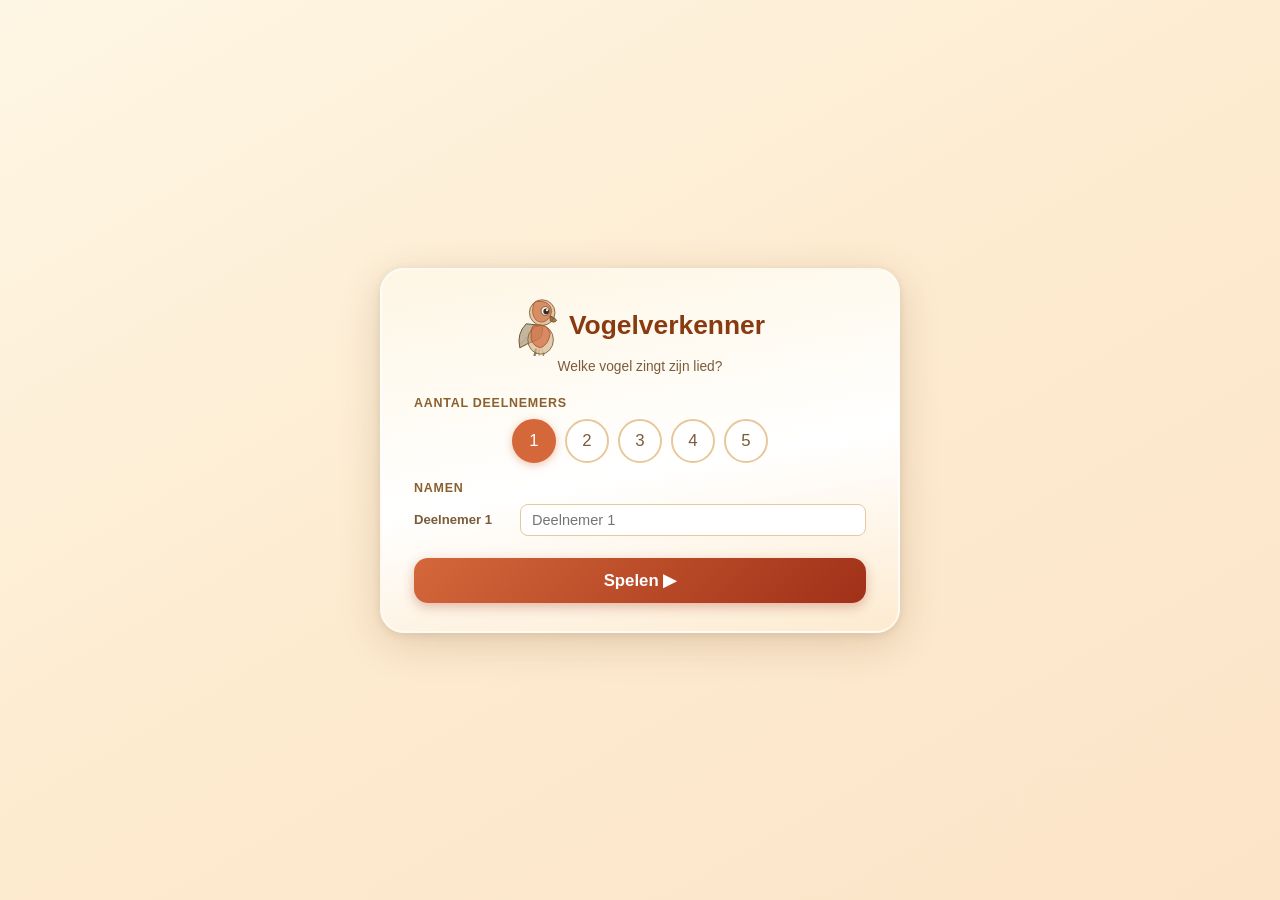
<file: index.html>
<!DOCTYPE html>
<html lang="nl">
<head>
  <meta charset="UTF-8">
  <meta name="viewport" content="width=device-width, initial-scale=1.0, viewport-fit=cover">
  <title>Vogelverkenner</title>

  <!-- PWA -->
  <link rel="manifest" href="manifest.json">
  <meta name="theme-color" content="#d4683a">
  <meta name="apple-mobile-web-app-capable" content="yes">
  <meta name="apple-mobile-web-app-status-bar-style" content="black-translucent">
  <meta name="apple-mobile-web-app-title" content="Vogelverkenner">
  <!-- Icons (maak aan: icons/icon-192.png en icons/icon-512.png) -->
  <link rel="apple-touch-icon" href="icons/icon-192.png">
  <style>
    /* ── reset ──────────────────────────────────────────────── */
    *, *::before, *::after { box-sizing: border-box; margin: 0; padding: 0; }

    html, body {
      width: 100%; height: 100%;
      overflow: hidden;
      font-family: 'Segoe UI', Tahoma, Geneva, Verdana, sans-serif;
      background: linear-gradient(150deg, #fef6e4 0%, #fdebd0 50%, #fce4c8 100%);
      padding-top:    env(safe-area-inset-top);
      padding-bottom: env(safe-area-inset-bottom);
      padding-left:   env(safe-area-inset-left);
      padding-right:  env(safe-area-inset-right);
    }

    /* ── screens ─────────────────────────────────────────────── */
    .screen {
      position: absolute; inset: 0;
      display: flex; align-items: center; justify-content: center;
      transition: opacity .22s;
    }
    .screen.hidden { opacity: 0; pointer-events: none; }

    /* ══════════════════════════════════════════════════════════
       SETUP SCREEN
    ══════════════════════════════════════════════════════════ */
    .setup-box {
      background: linear-gradient(170deg, #fef6e4 0%, #ffffff 55%, #fdebd0 100%);
      border-radius: 24px;
      padding: 28px 32px;
      box-shadow: 0 10px 40px rgba(120,70,20,.2), 0 2px 8px rgba(0,0,0,.08);
      width: min(520px, 94vw);
      max-height: 92vh;
      overflow-y: auto;
      scrollbar-width: thin;
      border: 2px solid rgba(255,255,255,.6);
    }

    .setup-title {
      color: #8a3a10; font-size: 1.65em;
      text-align: center; margin-bottom: 3px;
    }
    .setup-subtitle {
      color: #7a5c3a; text-align: center;
      font-size: 0.86em; margin-bottom: 22px;
    }

    .section-label {
      font-size: 0.78em; font-weight: 700; color: #8a6030;
      text-transform: uppercase; letter-spacing: .06em;
      margin-bottom: 9px;
    }

    /* ── country grid ── */
    .country-grid {
      display: grid;
      grid-template-columns: repeat(auto-fill, minmax(88px, 1fr));
      gap: 6px;
      margin-bottom: 22px;
      max-height: 260px;
      overflow-y: auto;
      scrollbar-width: thin;
      padding-right: 2px;
    }

    .country-btn {
      display: flex; flex-direction: column;
      align-items: center; justify-content: center;
      gap: 3px; padding: 8px 4px;
      border: 2px solid #e8c89a;
      border-radius: 12px; background: white;
      cursor: pointer; transition: all .18s;
      font-size: 0.78em; text-align: center; line-height: 1.2;
      min-height: 60px;
    }
    .country-btn .flag { font-size: 1.7em; line-height: 1; }
    .country-btn .cname { color: #7a5c3a; }

    .country-btn.active {
      border-color: #d4683a; background: #fef0e4;
      box-shadow: 0 0 0 2px #d4683a;
    }
    .country-btn.active .cname { color: #8a3a10; font-weight: 700; }

    .country-btn.unavailable {
      opacity: .3; cursor: not-allowed;
      background: #f5f5f5;
    }

    /* ── player count ── */
    .count-row {
      display: flex; gap: 9px;
      justify-content: center; margin-bottom: 18px;
    }
    .count-btn {
      width: 44px; height: 44px;
      border: 2px solid #e8c89a; border-radius: 50%;
      background: white; font-size: 1.05em; color: #7a5c3a;
      cursor: pointer; transition: all .16s;
    }
    .count-btn.active {
      border-color: #d4683a; background: #d4683a; color: white;
      box-shadow: 0 2px 8px rgba(212,104,58,.4);
    }

    /* ── name inputs ── */
    .player-inputs { display: flex; flex-direction: column; gap: 8px; margin-bottom: 22px; }
    .player-row { display: flex; align-items: center; gap: 10px; }
    .player-row label {
      width: 96px; flex-shrink: 0;
      font-size: 0.82em; font-weight: 600; color: #7a5c3a;
    }
    .player-row input {
      flex: 1; padding: 7px 11px;
      border: 1.5px solid #e8c89a; border-radius: 8px;
      font-size: 0.91em; outline: none; transition: border-color .14s;
    }
    .player-row input:focus { border-color: #d4683a; }

    /* ── beurtwissel ── */
    #turn-mode-block { margin-bottom: 22px; }
    .turn-options { display: flex; flex-direction: column; gap: 7px; }
    .turn-option {
      display: flex; align-items: baseline; gap: 8px;
      padding: 8px 12px; cursor: pointer;
      border: 1.5px solid #e8c89a; border-radius: 10px;
      background: white; transition: all .16s;
      flex-wrap: wrap;
    }
    .turn-option:has(input:checked) {
      border-color: #d4683a; background: #fef0e4;
    }
    .turn-option input { accent-color: #d4683a; cursor: pointer; }
    .turn-title { font-size: 0.9em; font-weight: 600; color: #7a5c3a; }
    .turn-option:has(input:checked) .turn-title { color: #8a3a10; }
    .turn-desc { font-size: 0.78em; font-style: italic; color: #9a8060; }

    .start-btn {
      width: 100%; padding: 12px;
      background: linear-gradient(135deg, #d4683a, #a03018);
      color: white; font-weight: 700;
      border: none; border-radius: 14px;
      font-size: 1.05em; cursor: pointer;
      transition: all .18s;
      box-shadow: 0 4px 12px rgba(160,48,24,.3);
    }
    .start-btn:hover { background: linear-gradient(135deg, #c85a2e, #8a2810); transform: translateY(-1px); }

    /* ══════════════════════════════════════════════════════════
       GAME SCREEN
    ══════════════════════════════════════════════════════════ */
    #game-screen { flex-direction: column; align-items: stretch; }

    .scorebar {
      flex-shrink: 0;
      display: flex; align-items: center;
      justify-content: space-between;
      padding: 6px 14px; gap: 8px;
      background: linear-gradient(90deg, rgba(254,246,228,.9), rgba(253,235,208,.9));
      backdrop-filter: blur(6px);
      border-bottom: 2px solid rgba(212,104,58,.2);
      flex-wrap: nowrap; overflow: hidden;
    }

    #scores { display: flex; gap: 8px; flex-wrap: wrap; }

    .player-score {
      display: flex; flex-direction: column; align-items: center;
      padding: 4px 14px; border-radius: 20px;
      background: rgba(255,255,255,.7);
      border: 2px solid #e8c89a;
      transition: all .26s; min-width: 66px;
    }
    .player-score.active {
      background: linear-gradient(135deg, #d4683a, #a03018); color: white;
      border-color: #8a3a10;
      box-shadow: 0 2px 10px rgba(212,104,58,.45);
    }
    .player-score .p-name  { font-size: 0.74em; font-weight: 600; white-space: nowrap; }
    .player-score .p-score { font-size: 1.2em; font-weight: 700; }

    .scorebar-right { display: flex; align-items: center; gap: 10px; }
    #pairs-left { font-size: 0.82em; color: #7a5c3a; display: inline-flex; align-items: center; }
    .menu-btn {
      padding: 5px 13px; border-radius: 16px;
      border: none; background: #fef0e4; color: #8a3a10;
      cursor: pointer; font-size: 0.83em; font-weight: 600;
      transition: all .16s; line-height: 1; vertical-align: middle;
    }
    .menu-btn:hover { background: #fde0c8; }

    .grid-wrapper {
      flex: 1; overflow: hidden;
      padding: 10px;
      display: flex; align-items: center; justify-content: center;
    }

    .grid {
      display: grid;
      grid-template-columns: repeat(6, 1fr);
      grid-template-rows: repeat(5, 1fr);
      gap: 6px;
      width: 100%; height: 100%;
      max-width: 1100px;
    }

    /* ── cards ──────────────────────────────────────────────── */
    .card { cursor: pointer; perspective: 900px; user-select: none; }

    .card-inner {
      width: 100%; height: 100%;
      position: relative;
      transform-style: preserve-3d;
      transition: transform .42s cubic-bezier(.4,0,.2,1);
      border-radius: 10px;
    }
    .card.flipped .card-inner,
    .card.matched .card-inner { transform: rotateY(180deg); }

    .card-face {
      position: absolute; inset: 0;
      backface-visibility: hidden;
      border-radius: 12px; overflow: hidden;
      box-shadow: 0 3px 12px rgba(120,70,20,.22);
    }

    .card-back {
      background: linear-gradient(160deg, #fef6e4 0%, #fdebd0 100%);
      overflow: hidden;
    }
    .card-back svg {
      width: 100%; height: 100%; display: block;
    }

    .card-front {
      transform: rotateY(180deg);
      display: flex; flex-direction: column; align-items: center;
    }

    .image-card img {
      flex: 1; width: 100%; object-fit: cover; min-height: 0;
      transition: opacity .3s;
    }
    .image-card img.loading { opacity: 0; }
    .image-card img.loaded  { opacity: 1; }
    .image-card .no-img {
      flex: 1; width: 100%;
      display: flex; align-items: center; justify-content: center;
      font-size: clamp(1.5em, 3vw, 2.5em);
    }

    .card-label {
      width: 100%; padding: 5px 4px; flex-shrink: 0;
      text-align: center; font-weight: 700;
      font-size: clamp(0.58em, 1.1vw, 0.82em);
      background: rgba(138,96,48,.12); color: #5a3810;
    }

    .sound-card { justify-content: flex-end; }
    .sound-card .speaker {
      flex: 1;
      display: flex; align-items: center; justify-content: center;
      transition: transform .15s;
      padding: 4px;
    }
    .sound-card .speaker svg { display: block; }
    .sound-card.playing .speaker { transform: scale(1.1); }

    @keyframes cardPop {
      0%   { transform: rotateY(180deg) scale(1);    opacity: 1; }
      40%  { transform: rotateY(180deg) scale(1.07); opacity: 1; }
      100% { transform: rotateY(180deg) scale(0);    opacity: 0; }
    }
    .card.disappearing .card-inner { animation: cardPop .5s ease-in forwards; }
    .card.gone { visibility: hidden; cursor: default; }

    /* ══════════════════════════════════════════════════════════
       PAUSE OVERLAY  (sits on top of game screen)
    ══════════════════════════════════════════════════════════ */
    #pause-overlay {
      position: absolute; inset: 0;
      background: rgba(60,35,10,.55);
      display: flex; align-items: center; justify-content: center;
      z-index: 5;
      transition: opacity .2s;
    }
    #pause-overlay.hidden { opacity: 0; pointer-events: none; }

    #credits-overlay {
      position: fixed; inset: 0;
      background: rgba(60,35,10,.65);
      display: flex; align-items: center; justify-content: center;
      z-index: 20;
      transition: opacity .2s;
    }
    #credits-overlay.hidden { opacity: 0; pointer-events: none; }
    #credits-box {
      background: linear-gradient(170deg, #fef6e4, #fffdf8);
      border-radius: 18px;
      border: 1.5px solid #e8c89a;
      width: min(680px, 94vw);
      max-height: 80vh;
      display: flex; flex-direction: column;
      overflow: hidden;
    }
    #credits-header {
      padding: 16px 20px 12px;
      border-bottom: 1px solid #e8c89a;
      display: flex; align-items: center; justify-content: space-between;
      flex-shrink: 0;
    }
    #credits-header h2 { margin: 0; font-size: 1rem; color: #5a3810; }
    #credits-close {
      background: none; border: none; cursor: pointer;
      font-size: 1.3rem; color: #8a6030; line-height: 1;
      padding: 2px 6px; border-radius: 8px;
    }
    #credits-close:hover { background: #fde0c8; }
    #credits-body { overflow-y: auto; padding: 14px 20px 20px; }
    .cr-bird { margin-bottom: 16px; }
    .cr-bird-name {
      font-size: 0.82rem; font-weight: 700; color: #8a3a10;
      text-transform: capitalize; margin-bottom: 4px;
      border-bottom: 1px solid #f0d5b0; padding-bottom: 2px;
    }
    .cr-item {
      font-size: 0.75rem; color: #5a3810;
      display: flex; gap: 6px; align-items: baseline;
      line-height: 1.5; padding: 1px 0;
    }
    .cr-item .cr-type { color: #a07840; flex-shrink: 0; min-width: 20px; }
    .cr-item a { color: #d4683a; text-decoration: none; }
    .cr-item a:hover { text-decoration: underline; }
    .cr-lic {
      background: #f5e8d5; color: #7a4820;
      font-size: 0.68rem; padding: 1px 5px; border-radius: 4px;
      flex-shrink: 0;
    }
    .credits-btn {
      padding: 5px 13px; border-radius: 16px;
      border: none; background: transparent; color: #7a5c3a;
      cursor: pointer; font-size: 0.83em; font-weight: 600;
      transition: all .16s; line-height: 1; vertical-align: middle;
    }
    .credits-btn:hover { background: #fde0c8; }

    .pause-box {
      background: linear-gradient(170deg, #fef6e4, #ffffff, #fdebd0);
      border-radius: 22px;
      padding: 34px 44px; text-align: center;
      box-shadow: 0 12px 40px rgba(120,70,20,.3);
      min-width: 240px;
      border: 2px solid rgba(255,255,255,.6);
    }
    .pause-box h2 { font-size: 1.5em; color: #8a3a10; margin-bottom: 6px; }
    .pause-box p  { color: #7a5c3a; font-size: 0.88em; margin-bottom: 24px; }

    .pause-btns { display: flex; flex-direction: column; gap: 10px; }
    .pause-btn {
      padding: 11px 20px; border: none; border-radius: 12px;
      font-size: 0.97em; font-weight: 600; cursor: pointer; transition: all .16s;
    }
    .pause-btn.primary   { background: linear-gradient(135deg, #6a9a40, #3a6a18); color: white; box-shadow: 0 2px 8px rgba(90,140,40,.3); }
    .pause-btn.primary:hover { transform: translateY(-1px); }
    .pause-btn.secondary { background: #fdebd0; color: #7a5c3a; }
    .pause-btn.secondary:hover { background: #fce4c8; }

    /* ══════════════════════════════════════════════════════════
       WIN SCREEN
    ══════════════════════════════════════════════════════════ */
    #win-screen { background: rgba(60,35,10,.5); z-index: 10; }

    .win-box {
      background: linear-gradient(170deg, #fef6e4, #ffffff, #fdebd0);
      border-radius: 24px;
      padding: 34px 46px; text-align: center;
      box-shadow: 0 14px 45px rgba(120,70,20,.35);
      max-width: 360px; width: 90vw;
      border: 2px solid rgba(255,255,255,.6);
    }
    .win-box h2 { font-size: 1.75em; color: #8a3a10; margin-bottom: 16px; display: flex; align-items: center; justify-content: center; gap: 10px; }
    .dance-bird { display: inline-block; animation: birdDance 0.7s ease-in-out infinite alternate; transform-origin: center bottom; }
    @keyframes birdDance {
      0%   { transform: translateY(0)    rotate(-8deg) scaleX(1); }
      30%  { transform: translateY(-14px) rotate(0deg)  scaleX(1); }
      60%  { transform: translateY(-6px)  rotate(6deg)  scaleX(1); }
      100% { transform: translateY(-18px) rotate(-4deg) scaleX(-1); }
    }

    .result-table {
      width: 100%; border-collapse: collapse; margin-bottom: 20px;
    }
    .result-table th {
      color: #8a6030; font-weight: 600; font-size: 0.8em;
      padding: 3px 10px; border-bottom: 2px solid #e8c89a;
    }
    .result-table td { padding: 7px 10px; font-size: 0.95em; color: #3a2010; }
    .result-table tr.winner td { font-weight: 700; color: #8a3a10; font-size: 1.05em; }

    .win-btns { display: flex; flex-direction: column; gap: 9px; }
    .win-btn {
      padding: 10px 28px; border: none; border-radius: 12px;
      font-size: 0.96em; font-weight: 600; cursor: pointer; transition: all .18s;
    }
    .win-btn.primary   { background: linear-gradient(135deg, #d4683a, #a03018); color: white; box-shadow: 0 3px 10px rgba(160,48,24,.3); }
    .win-btn.primary:hover { transform: translateY(-1px); }
    .win-btn.secondary { background: #fdebd0; color: #7a5c3a; }
    .win-btn.secondary:hover { background: #fce4c8; }
  </style>
</head>
<body>

<!-- ══ SETUP SCREEN ══════════════════════════════════════════ -->
<div id="setup-screen" class="screen">
  <div class="setup-box">
    <h1 class="setup-title">
      <svg viewBox="0 0 60 72" width="48" height="58" xmlns="http://www.w3.org/2000/svg" style="vertical-align:middle;margin-right:6px" class="logo-bird">
        <defs>
          <filter id="logo-enc" x="-5%" y="-5%" width="110%" height="110%">
            <feTurbulence type="fractalNoise" baseFrequency="0.55" numOctaves="3" seed="5" result="n"/>
            <feDisplacementMap in="SourceGraphic" in2="n" scale="1.2" xChannelSelector="R" yChannelSelector="G"/>
          </filter>
        </defs>
        <g filter="url(#logo-enc)" transform="translate(30,36)">
          <!-- staart -->
          <path d="M-4,28 Q-8,44 -6,54" stroke="#7a6040" stroke-width="2.5" fill="none" stroke-linecap="round" opacity=".7"/>
          <path d="M0,28 Q0,44 2,54" stroke="#8a7050" stroke-width="1.5" fill="none" stroke-linecap="round" opacity=".5"/>
          <path d="M4,28 Q8,42 8,52" stroke="#9a8060" stroke-width="1.2" fill="none" stroke-linecap="round" opacity=".4"/>
          <!-- vleugel -->
          <path d="M-16,-4 Q-28,8 -24,26 Q-14,20 -2,16 Q6,12 4,-2 Z" fill="#8a7050" fill-opacity=".5" stroke="#6a5030" stroke-width="1.2"/>
          <line x1="-24" y1="22" x2="-10" y2="8" stroke="#9a8060" stroke-width="1" opacity=".45"/>
          <line x1="-18" y1="24" x2="-4" y2="10" stroke="#9a8060" stroke-width=".9" opacity=".4"/>
          <!-- lichaam -->
          <ellipse cx="2" cy="16" rx="16" ry="18" fill="#c8a878" fill-opacity=".55" stroke="#8a6840" stroke-width="1.2"/>
          <!-- borst oranje-rood -->
          <path d="M-6,-2 Q10,-6 14,8 Q12,22 2,26 Q-8,24 -10,14 Q-10,-2 -6,-2 Z" fill="#d4683a" fill-opacity=".65" stroke="#b04820" stroke-width="1"/>
          <!-- kop -->
          <circle cx="4" cy="-18" r="16" fill="#c8a878" fill-opacity=".6" stroke="#8a6840" stroke-width="1.2"/>
          <!-- oranje masker -->
          <path d="M-4,-32 Q14,-34 16,-20 Q14,-8 4,-6 Q-6,-6 -8,-18 Q-8,-30 -4,-32 Z" fill="#d4683a" fill-opacity=".6" stroke="#b04820" stroke-width=".9"/>
          <!-- oog -->
          <circle cx="8" cy="-20" r="5.5" fill="white" fill-opacity=".88" stroke="#6a4820" stroke-width="1"/>
          <circle cx="9" cy="-19.5" r="3.5" fill="#2a1a08" fill-opacity=".92"/>
          <circle cx="10" cy="-21" r="1.4" fill="white" fill-opacity=".95"/>
          <!-- snavel -->
          <path d="M14,-14 Q22,-10 22,-8 Q18,-4 14,-8 Z" fill="#8a6030" fill-opacity=".82" stroke="#6a4018" stroke-width=".9"/>
          <!-- pootjes -->
          <line x1="-4" y1="32" x2="-8" y2="42" stroke="#8a6840" stroke-width="2" stroke-linecap="round" opacity=".7"/>
          <line x1="6" y1="33" x2="4" y2="42" stroke="#8a6840" stroke-width="2" stroke-linecap="round" opacity=".7"/>
          <line x1="-8" y1="42" x2="-14" y2="48" stroke="#8a6840" stroke-width="1.5" stroke-linecap="round" opacity=".6"/>
          <line x1="-8" y1="42" x2="-2" y2="48" stroke="#8a6840" stroke-width="1.5" stroke-linecap="round" opacity=".6"/>
          <line x1="4" y1="42" x2="-2" y2="48" stroke="#8a6840" stroke-width="1.5" stroke-linecap="round" opacity=".6"/>
        </g>
      </svg>Vogelverkenner</h1>
    <p class="setup-subtitle">Welke vogel zingt zijn lied?</p>

    <!-- land-keuze tijdelijk verborgen; alleen NL actief -->
    <div id="country-grid" style="display:none"></div>

    <p class="section-label">Aantal deelnemers</p>
    <div class="count-row" id="count-row"></div>

    <p class="section-label" id="names-label">Namen</p>
    <div class="player-inputs" id="player-inputs"></div>

    <div id="turn-mode-block">
      <p class="section-label">Beurtwissel</p>
      <div class="turn-options">
        <label class="turn-option">
          <input type="radio" name="turn-mode" value="traditional" checked>
          <span class="turn-title">Traditioneel</span>
          <span class="turn-desc">nog een beurt na een goed paar</span>
        </label>
        <label class="turn-option">
          <input type="radio" name="turn-mode" value="alternate">
          <span class="turn-title">Om-en-om</span>
          <span class="turn-desc">altijd wisselen van beurt</span>
        </label>
      </div>
    </div>

    <button class="start-btn" onclick="startGame()">Spelen ▶</button>
  </div>
</div>

<!-- ══ GAME SCREEN ═══════════════════════════════════════════ -->
<div id="game-screen" class="screen hidden">
  <div class="scorebar">
    <div id="scores"></div>
    <span id="pairs-left"></span>
    <div class="scorebar-right">
      <button class="credits-btn" onclick="openCredits()">Credits</button>
      <button class="menu-btn" onclick="openPause()">☰ Menu</button>
    </div>
  </div>
  <div class="grid-wrapper">
    <div class="grid" id="grid"></div>
  </div>

  <!-- Pause overlay — lives inside game screen so game stays rendered -->
  <div id="pause-overlay" class="hidden">
    <div class="pause-box">
      <h2>⏸ Gepauzeerd</h2>
      <p id="pause-info"></p>
      <div class="pause-btns">
        <button class="pause-btn primary"   onclick="closePause()">▶ Doorgaan</button>
        <button class="pause-btn secondary" onclick="goToSetup()">☰ Nieuw spel</button>
      </div>
    </div>
  </div>
</div>

<!-- ══ WIN SCREEN ════════════════════════════════════════════ -->
<div id="win-screen" class="screen hidden">
  <div class="win-box">
    <h2><span class="dance-bird"><svg viewBox="0 0 60 72" width="44" height="53" xmlns="http://www.w3.org/2000/svg">
      <defs>
        <filter id="win-enc" x="-5%" y="-5%" width="110%" height="110%">
          <feTurbulence type="fractalNoise" baseFrequency="0.55" numOctaves="3" seed="5" result="n"/>
          <feDisplacementMap in="SourceGraphic" in2="n" scale="1.2" xChannelSelector="R" yChannelSelector="G"/>
        </filter>
      </defs>
      <g filter="url(#win-enc)" transform="translate(30,36)">
        <path d="M-4,28 Q-8,44 -6,54" stroke="#7a6040" stroke-width="2.5" fill="none" stroke-linecap="round" opacity=".7"/>
        <path d="M0,28 Q0,44 2,54" stroke="#8a7050" stroke-width="1.5" fill="none" stroke-linecap="round" opacity=".5"/>
        <path d="M4,28 Q8,42 8,52" stroke="#9a8060" stroke-width="1.2" fill="none" stroke-linecap="round" opacity=".4"/>
        <path d="M-16,-4 Q-28,8 -24,26 Q-14,20 -2,16 Q6,12 4,-2 Z" fill="#8a7050" fill-opacity=".5" stroke="#6a5030" stroke-width="1.2"/>
        <line x1="-24" y1="22" x2="-10" y2="8" stroke="#9a8060" stroke-width="1" opacity=".45"/>
        <line x1="-18" y1="24" x2="-4" y2="10" stroke="#9a8060" stroke-width=".9" opacity=".4"/>
        <ellipse cx="2" cy="16" rx="16" ry="18" fill="#c8a878" fill-opacity=".55" stroke="#8a6840" stroke-width="1.2"/>
        <path d="M-6,-2 Q10,-6 14,8 Q12,22 2,26 Q-8,24 -10,14 Q-10,-2 -6,-2 Z" fill="#d4683a" fill-opacity=".65" stroke="#b04820" stroke-width="1"/>
        <circle cx="4" cy="-18" r="16" fill="#c8a878" fill-opacity=".6" stroke="#8a6840" stroke-width="1.2"/>
        <path d="M-4,-32 Q14,-34 16,-20 Q14,-8 4,-6 Q-6,-6 -8,-18 Q-8,-30 -4,-32 Z" fill="#d4683a" fill-opacity=".6" stroke="#b04820" stroke-width=".9"/>
        <circle cx="8" cy="-20" r="5.5" fill="white" fill-opacity=".88" stroke="#6a4820" stroke-width="1"/>
        <circle cx="9" cy="-19.5" r="3.5" fill="#2a1a08" fill-opacity=".92"/>
        <circle cx="10" cy="-21" r="1.4" fill="white" fill-opacity=".95"/>
        <path d="M14,-14 Q22,-10 22,-8 Q18,-4 14,-8 Z" fill="#8a6030" fill-opacity=".82" stroke="#6a4018" stroke-width=".9"/>
        <line x1="-4" y1="32" x2="-8" y2="42" stroke="#8a6840" stroke-width="2" stroke-linecap="round" opacity=".7"/>
        <line x1="6" y1="33" x2="4" y2="42" stroke="#8a6840" stroke-width="2" stroke-linecap="round" opacity=".7"/>
        <line x1="-8" y1="42" x2="-14" y2="48" stroke="#8a6840" stroke-width="1.5" stroke-linecap="round" opacity=".6"/>
        <line x1="-8" y1="42" x2="-2" y2="48" stroke="#8a6840" stroke-width="1.5" stroke-linecap="round" opacity=".6"/>
        <line x1="4" y1="42" x2="-2" y2="48" stroke="#8a6840" stroke-width="1.5" stroke-linecap="round" opacity=".6"/>
      </g>
    </svg></span>Geweldig!</h2>
    <table class="result-table">
      <thead><tr><th>Naam</th><th>Paren</th></tr></thead>
      <tbody id="result-body"></tbody>
    </table>
    <div class="win-btns">
      <button class="win-btn primary"   onclick="replayGame()">↺ Zelfde spelers</button>
      <button class="win-btn secondary" onclick="goToSetup()">☰ Nieuw spel</button>
    </div>
  </div>
</div>

<!-- Credits overlay — outside game-screen so it works from any screen -->
<div id="credits-overlay" class="hidden">
  <div id="credits-box">
    <div id="credits-header">
      <h2>Credits — media licenties</h2>
      <button id="credits-close" onclick="closeCredits()">✕</button>
    </div>
    <div id="credits-body"></div>
  </div>
</div>

<script>
/* ============================================================
   COUNTRY + BIRD DATA
   ============================================================ */
const WM_AUDIO = "audio/nl/";
const WM_IMAGE = "images/nl/";

/* Focuspunt per foto: positie van de vogelkop als "x% y%".
   Gebruikt als object-position zodat de kop centraal blijft bij bijsnijden.
   Ontbrekende bestanden vallen terug op "50% 35%" (iets boven het midden). */
const FOCAL_POINTS = {
  "boerenzwaluw_1.jpg": "40% 30%",
  "boerenzwaluw_2.jpg": "55% 35%",
  "ekster_1.jpg":       "60% 30%",
  "ekster_2.jpg":       "70% 45%",
  "gaai_1.jpg":         "55% 25%",
  "gaai_2.jpg":         "55% 20%",
  "gaai_3.jpg":         "48% 42%",
  "gierzwaluw_1.jpg":   "30% 30%",
  "gierzwaluw_2.jpg":   "50% 50%",
  "gr-bonte-specht_1.jpg": "42% 32%",
  "gr-bonte-specht_2.jpg": "38% 32%",
  "groenling_1.jpg":    "42% 45%",
  "groenling_2.jpg":    "52% 28%",
  "groenling_3.jpg":    "42% 28%",
  "houtduif_1.jpg":     "42% 22%",
  "houtduif_2.jpg":     "95% 28%",
  "houtduif_3.jpg":     "58% 25%",
  "huismus_1.jpg":      "62% 28%",
  "huismus_2.jpg":      "18% 25%",
  "huismus_3.jpg":      "55% 30%",
  "kauw_1.jpg":         "30% 18%",
  "kievit_1.jpg":       "35% 30%",
  "kievit_2.jpg":       "38% 42%",
  "koekoek_1.jpg":      "30% 35%",
  "koekoek_2.jpg":      "90% 25%",
  "koolmees_1.jpg":     "68% 25%",
  "koolmees_2.jpg":     "72% 30%",
  "koolmees_3.jpg":     "50% 40%",
  "koolmees_4.jpg":     "30% 28%",
  "kraai_2.jpg":        "28% 20%",
  "kraai_3.jpg":        "42% 28%",
  "merel_1.jpg":        "25% 22%",
  "merel_2.jpg":        "35% 22%",
  "nachtegaal_1.jpg":   "40% 20%",
  "nachtegaal_2.jpg":   "45% 30%",
  "nachtegaal_3.jpg":   "50% 30%",
  "pimpelmees_1.jpg":   "70% 28%",
  "pimpelmees_2.jpg":   "35% 20%",
  "pimpelmees_3.jpg":   "65% 28%",
  "roodborst_1.jpg":    "35% 30%",
  "roodborst_2.jpg":    "30% 40%",
  "roodborst_3.jpg":    "52% 40%",
  "roodborst_4.jpg":    "40% 30%",
  "spreeuw_1.jpg":      "65% 28%",
  "spreeuw_2.jpg":      "60% 25%",
  "spreeuw_3.jpg":      "30% 42%",
  "tjiftjaf_1.jpg":     "35% 30%",
  "tjiftjaf_2.jpg":     "48% 35%",
  "vink_1.jpg":         "32% 30%",
  "vink_2.jpg":         "62% 32%",
  "vink_3.jpg":         "40% 25%",
  "wilde-eend_1.jpg":   "48% 40%",
  "wilde-eend_2.jpg":   "52% 22%",
  "wilde-eend_3.jpg":   "70% 35%",
  "winterkoning_1.jpg": "60% 30%",
  "winterkoning_2.jpg": "35% 30%",
  "winterkoning_3.jpg": "48% 42%",
};


// Only Netherlands has bird data for now; others are placeholders (active: false)
const COUNTRIES = [
  {
    id:"nederland", name:"Nederland", flag:"🇳🇱", active:true,
    catalogKey: "nl",
    participantWord: "Deelnemer",
    birds: [
      // ── 25 meest voorkomende vogels in Nederland ──────────────
      {
        id:"merel", name:"Merel", color:"#F5E8D8",
        image:"Common_Blackbird.jpg",
        sounds:[
          "Turdus_merula_2.ogg",
          "Common_Blackbird_(Turdus_merula)_(W1CDR0001525_BD22).ogg"
        ]
      },
      {
        id:"koolmees", name:"Koolmees", color:"#E8EDDA",
        image:"Parus_major_Luc_Viatour.jpg",
        sounds:[
          "Parus_major_song.ogg",
          "Great_Tit_(Parus_major)_(W1CDR0001393_BD1).ogg"
        ]
      },
      {
        id:"roodborst", name:"Roodborst", color:"#F9E4D4",
        image:"Erithacus_rubecula_with_cocked_head.jpg",
        sounds:[
          "XC27161_-_Roodborst_-_Erithacus_rubecula.ogg",
          "European_Robin_(Erithacus_rubecula)_(W1CDR0001425_BD16).ogg"
        ]
      },
      {
        id:"kauw", name:"Kauw", color:"#E0DDD5",
        image:"Corvus_monedula_01.JPG",
        sounds:["Corvus_monedula_calls.ogg"]
      },
      {
        id:"spreeuw", name:"Spreeuw", color:"#E6E0D0",
        image:"European_Starling_2006.jpg",
        sounds:[
          "Sturnus_vulgaris_juveniles_sound_recording.ogg",
          "Common_Starling_(Sturnus_vulgaris)_(W1CDR0001431_BD8).ogg"
        ]
      },
      {
        id:"huismus", name:"Huismus", color:"#F0E4C4",
        image:"House_Sparrow_Male_(Passer_Domesticus).jpg",
        sounds:["House_Sparrows_(Passer_domesticus)_(W1CDR0001537_BD13).ogg"]
      },
      {
        id:"vink", name:"Vink", color:"#F2DDD0",
        image:"2017.03.25.-01-Kaefertaler_Wald-Mannheim--Buchfink-Maennchen.jpg",
        sounds:["Chaffinch_(Fringilla_coelebs)_(W1CDR0001527_BD14).ogg"]
      },
      {
        id:"houtduif", name:"Houtduif", color:"#DDD5CC",
        image:"Common_Wood_Pigeon_(Columba_palumbus).JPG",
        sounds:["Columba_palumbus_birdsong.ogg"]
      },
      {
        id:"pimpelmees", name:"Pimpelmees", color:"#D8E4E0",
        image:"2015.01.06.-Mannheim_Vogelstang--Blaumeise.jpg",
        sounds:[
          "Cyanistes_caeruleus_-_Eurasian_Blue_Tit_XC125793.ogg",
          "Blue_Tit_(Cyanistes_caeruleus)_(W1CDR0001535_BD30).ogg"
        ]
      },
      {
        id:"heggenmus", name:"Heggenmus", color:"#E8E0C8",
        image:"Dunnock.jpg",
        sounds:["Dunnock_(Prunella_modularis)_(W1CDR0001422_BD6).ogg"]
      },
      {
        id:"tjiftjaf", name:"Tjiftjaf", color:"#E8E8C8",
        image:"Chiffchaff_-_Phylloscopus_collybita.jpg",
        sounds:[
          "Phylloscopus_collybita_-_Common_Chiffchaff_XC125867.ogg",
          "Chiffchaff_(Phylloscopus_collybita)_(W1CDR0001497_BD9).ogg"
        ]
      },
      {
        id:"winterkoning", name:"Winterkoning", color:"#F0DCC4",
        image:"Troglodytes_troglodytes_fumigatus.JPG",
        sounds:["Eurasian_Wren_(Troglodytes_troglodytes)_(W1CDR0001461_BD5).ogg"]
      },
      {
        id:"zanglijster", name:"Zanglijster", color:"#E4DDD0",
        image:"Song_Thrush_(Turdus_philomelos)_singing_in_tree.jpg",
        sounds:[
          "Turdus_philomelos.ogg",
          "Turdus_philomelos_816.ogg"
        ]
      },
      {
        id:"groenling", name:"Groenling", color:"#DCE4C0",
        image:"Greenfinch_(Chloris_chloris)_Zelentarka.jpg",
        sounds:["Carduelis_chloris.ogg"]
      },
      {
        id:"kievit", name:"Kievit", color:"#D8E0D0",
        image:"Vanellus_vanellus_in_flight_3.JPG",
        sounds:["Northern_Lapwing_(Vanellus_vanellus)_(W1CDR0001471_BD4).ogg"]
      },
      // ── 10 extra vogels (totaal 25, spel kiest er altijd 15) ──
      {
        id:"ekster", name:"Ekster", color:"#E8E4D8",
        images:["Eurasian_magpie_(Pica_pica).jpg","Pica_pica_perched_on_branch.jpg"],
        sounds:["Eurasian_Magpie_(Pica_pica)_(W1CDR0001537_BD28).ogg","Pica_pica_-_Eurasian_Magpie_XC537413.mp3"]
      },
      {
        id:"kraai", name:"Zwarte Kraai", color:"#E0DDD8",
        images:["Corvus_corone_20070813.jpg","FL-Crow.jpg"],
        sounds:["Carrion_Crow_(Corvus_corone)_(W1CDR0001425_BD18).ogg","Corvus_corone_-_Carrion_Crow_XC466390.mp3"]
      },
      {
        id:"gaai", name:"Gaai", color:"#E8DDD0",
        images:["Garrulus_glandarius_1_Luc_Viatour.jpg","Garrulus_glandarius_B_Luc_Viatour.jpg"],
        sounds:["Garrulus_glandarius_iphigenia.ogg"]
      },
      {
        id:"wilde-eend", name:"Wilde Eend", color:"#D4E4D8",
        images:["Anas_platyrhynchos_male_female.jpg","Male_mallard_duck_2.jpg"],
        sounds:["Anas_platyrhynchos_-_Mallard_-_XC62258.ogg"]
      },
      {
        id:"meerkoet", name:"Meerkoet", color:"#E0DED8",
        images:["Eurasian_coot_(Fulica_atra)_05.jpg","Eurasian.coot.london.arp.jpg"],
        sounds:["Eurasian_Coot_(Fulica_atra)_(W1CDR0001430_BD10).ogg"]
      },
      {
        id:"boerenzwaluw", name:"Boerenzwaluw", color:"#D8DDE8",
        images:["Hirundo_rustica_Ormoz.jpg","Hirundo_rustica_LC0200.jpg"],
        sounds:["Hirundo_rustica_-_Barn_Swallow_-_XC83449.ogg","Hirundo_rustica_-_Barn_Swallow_XC422028.mp3"]
      },
      {
        id:"gierzwaluw", name:"Gierzwaluw", color:"#DDD8D0",
        images:["Apus_apus.jpg","Apus_apus_inflight.jpg"],
        sounds:["Mauersegler.ogg"]
      },
      {
        id:"koekoek", name:"Koekoek", color:"#E4E0D8",
        images:["Kuckuck_(Cuculus_canorus)_by_Tim_Peukert.jpg","Kuckuck_maennchen.jpg"],
        sounds:["Cuculus_canorus.ogg","Cuculus_canorus_song.ogg"]
      },
      {
        id:"nachtegaal", name:"Nachtegaal", color:"#F0E4C8",
        images:["Nachtigall_(Luscinia_megarhynchos)-2.jpg","Nachtigall_singend_Stromkabel.jpg"],
        sounds:["Common_Nightingale_(Luscinia_megarhynchos)_(W1CDR0001376_BD18).ogg","XN_Luscinia_megarhynchos_017.ogg"]
      },
      {
        id:"gr-bonte-specht", name:"Grote Bonte Specht", color:"#EDE4D4",
        images:["Great_Spotted_Woodpecker-Mindaugas_Urbonas.jpg","Woodpecker-nestos-river-thrace-greece-0a.jpg"],
        sounds:["XC47350_-_Grote_Bonte_Specht_-_Dendrocopos_major.ogg","Great_Spotted_Woodpecker_(Picoides_major)_(W1CDR0001405_BD15).ogg"]
      },
    ]
  },
  { id:"albanien",    name:"Albanië",          flag:"🇦🇱", active:false },
  { id:"andorra",     name:"Andorra",           flag:"🇦🇩", active:false },
  { id:"belgie",      name:"België",            flag:"🇧🇪", active:false },
  { id:"bosnie",      name:"Bosnië",            flag:"🇧🇦", active:false },
  { id:"bulgarije",   name:"Bulgarije",         flag:"🇧🇬", active:false },
  { id:"cyprus",      name:"Cyprus",            flag:"🇨🇾", active:false },
  { id:"denemarken",  name:"Denemarken",        flag:"🇩🇰", active:false },
  { id:"duitsland",   name:"Duitsland",         flag:"🇩🇪", active:false },
  { id:"estland",     name:"Estland",           flag:"🇪🇪", active:false },
  { id:"finland",     name:"Finland",           flag:"🇫🇮", active:false },
  { id:"frankrijk",   name:"Frankrijk",         flag:"🇫🇷", active:false },
  { id:"griekenland", name:"Griekenland",       flag:"🇬🇷", active:false },
  { id:"hongarije",   name:"Hongarije",         flag:"🇭🇺", active:false },
  { id:"ierland",     name:"Ierland",           flag:"🇮🇪", active:false },
  { id:"ijsland",     name:"IJsland",           flag:"🇮🇸", active:false },
  { id:"italie",      name:"Italië",            flag:"🇮🇹", active:false },
  { id:"kosovo",      name:"Kosovo",            flag:"🇽🇰", active:false },
  { id:"kroatie",     name:"Kroatië",           flag:"🇭🇷", active:false },
  { id:"letland",     name:"Letland",           flag:"🇱🇻", active:false },
  { id:"liechtenstein",name:"Liechtenstein",   flag:"🇱🇮", active:false },
  { id:"litouwen",    name:"Litouwen",          flag:"🇱🇹", active:false },
  { id:"luxemburg",   name:"Luxemburg",         flag:"🇱🇺", active:false },
  { id:"malta",       name:"Malta",             flag:"🇲🇹", active:false },
  { id:"moldavie",    name:"Moldavië",          flag:"🇲🇩", active:false },
  { id:"monaco",      name:"Monaco",            flag:"🇲🇨", active:false },
  { id:"montenegro",  name:"Montenegro",        flag:"🇲🇪", active:false },
  { id:"noord-macedonie", name:"N.-Macedonië",  flag:"🇲🇰", active:false },
  { id:"noorwegen",   name:"Noorwegen",          flag:"🇳🇴", active:false },
  { id:"oekraine",    name:"Oekraïne",           flag:"🇺🇦", active:false },
  { id:"oostenrijk",  name:"Oostenrijk",         flag:"🇦🇹", active:false },
  { id:"polen",       name:"Polen",              flag:"🇵🇱", active:false },
  { id:"portugal",    name:"Portugal",           flag:"🇵🇹", active:false },
  { id:"roemenie",    name:"Roemenië",           flag:"🇷🇴", active:false },
  { id:"rusland",     name:"Rusland",            flag:"🇷🇺", active:false },
  { id:"san-marino",  name:"San Marino",         flag:"🇸🇲", active:false },
  { id:"servie",      name:"Servië",             flag:"🇷🇸", active:false },
  { id:"slovakije",   name:"Slowakije",          flag:"🇸🇰", active:false },
  { id:"slovenie",    name:"Slovenië",           flag:"🇸🇮", active:false },
  {
    id:"spanje", name:"Spanje", flag:"🇪🇸", active:true,
    catalogKey: "es",           // curator localStorage key
    participantWord: "Participante",
    birds: [
      {id:"gorr-comun",   name:"Gorrión común",      color:"#F0E4C4", images:["House_Sparrow_Male_(Passer_Domesticus).jpg"], sounds:["House_Sparrows_(Passer_domesticus)_(W1CDR0001537_BD13).ogg"]},
      {id:"mirlo-comun",  name:"Mirlo común",        color:"#F5E8D8", images:["Common_Blackbird.jpg"], sounds:["Turdus_merula_2.ogg","Common_Blackbird_(Turdus_merula)_(W1CDR0001525_BD22).ogg"]},
      {id:"golondrina",   name:"Golondrina común",   color:"#D8DDE8", images:["Hirundo_rustica_Ormoz.jpg"], sounds:["Hirundo_rustica_-_Barn_Swallow_-_XC83449.ogg","Hirundo_rustica_-_Barn_Swallow_XC422028.mp3"]},
      {id:"verdecillo",   name:"Verdecillo",          color:"#DCE4C0", images:["European_serin_(Serinus_serinus)_male.jpg","Serinus_serinus_(Madrid,_Spain)_010.jpg"], sounds:["Gulhämpling_-_Serinus_serinus._Ystad-Sweden-2012.ogg","Serinus_serinus_-_European_Serin_XC483089.mp3"]},
      {id:"jilguero",     name:"Jilguero",            color:"#F2DDD0", images:["Carduelis_carduelis_close_up_2.jpg","European_Goldfinch_on_Spear_Thistle.jpg"], sounds:["XC101464_-_Putter_-_Carduelis_carduelis.ogg","European_Goldfinch_(Carduelis_carduelis)_(W1CDR0001491_BD15).ogg"]},
      {id:"pinzon",       name:"Pinzón vulgar",       color:"#F2DDD0", images:["2017.03.25.-01-Kaefertaler_Wald-Mannheim--Buchfink-Maennchen.jpg"], sounds:["Chaffinch_(Fringilla_coelebs)_(W1CDR0001527_BD14).ogg","XC176182_-_Vink_-_Fringilla_coelebs.ogg"]},
      {id:"carbonero",    name:"Carbonero común",     color:"#E8EDDA", images:["Parus_major_Luc_Viatour.jpg"], sounds:["Parus_major_song.ogg","Great_Tit_(Parus_major)_(W1CDR0001393_BD1).ogg"]},
      {id:"herrerillo",   name:"Herrerillo común",    color:"#D8E4E0", images:["2015.01.06.-Mannheim_Vogelstang--Blaumeise.jpg"], sounds:["Cyanistes_caeruleus_-_Eurasian_Blue_Tit_XC125793.ogg","Blue_Tit_(Cyanistes_caeruleus)_(W1CDR0001535_BD30).ogg"]},
      {id:"petirrojo",    name:"Petirrojo",           color:"#F9E4D4", images:["Erithacus_rubecula_with_cocked_head.jpg"], sounds:["XC27161_-_Roodborst_-_Erithacus_rubecula.ogg","European_Robin_(Erithacus_rubecula)_(W1CDR0001525_BD17).ogg"]},
      {id:"curruca-cap",  name:"Curruca capirotada",  color:"#E0DDD8", images:["Sylvia_atricapilla_male_2.jpg","Female_Blackcap.JPG"], sounds:["Sylvia_atricapilla_-_Eurasian_Blackcap_XC241427.mp3","Sylvia_atricapilla.ogg"]},
      {id:"mosquitero",   name:"Mosquitero común",    color:"#E8E8C8", images:["Chiffchaff_-_Phylloscopus_collybita.jpg"], sounds:["Phylloscopus_collybita_-_Common_Chiffchaff_XC125867.ogg","Chiffchaff_(Phylloscopus_collybita)_(W1CDR0001497_BD9).ogg"]},
      {id:"cogujada",     name:"Cogujada común",      color:"#EDE4D4", images:["Crested_Lark_(22026336489).jpg","Galerida_cristata_meridionalis.jpg"], sounds:[]},
      {id:"paloma-torcaz",name:"Paloma torcaz",       color:"#DDD5CC", images:["Common_Wood_Pigeon_(Columba_palumbus).JPG"], sounds:["Columba_palumbus_birdsong.ogg","Columba_palumbus_-_Common_Wood_Pigeon_XC108354.mp3"]},
      {id:"tortola-turca",name:"Tórtola turca",       color:"#E4DDD0", images:["Tourterelle.jpg","Eurasian_Collared_Dove-Mindaugas_Urbonas-1.jpg"], sounds:["Streptopelia_decaocto_-_Eurasian_Collared_Dove_-_XC82758.ogg","Tourterelle.ogg"]},
      {id:"abubilla",     name:"Abubilla",            color:"#F0DCC4", images:["Upupa_epops_Madrid_01.jpg","Upupa_epops_su_un_ciliegio.jpg"], sounds:["Abubilla.ogg","Upupa_epops_·_XC135728.ogg"]},
      {id:"urraca-es",    name:"Urraca",              color:"#E8E4D8", images:["Eurasian_magpie_(Pica_pica).jpg"], sounds:["Eurasian_Magpie_(Pica_pica)_(W1CDR0001537_BD28).ogg","Pica_pica_-_Eurasian_Magpie_XC537413.mp3"]},
      {id:"corneja-es",   name:"Corneja negra",       color:"#E0DDD8", images:["Corvus_corone_20070813.jpg"], sounds:["Carrion_Crow_(Corvus_corone)_(W1CDR0001425_BD18).ogg","Corvus_corone_-_Carrion_Crow_XC461980.mp3"]},
      {id:"estornino-es", name:"Estornino pinto",     color:"#E6E0D0", images:["Common_Starling_(Sturnus_vulgaris)_Leek_Wootton.jpg"], sounds:["Common_Starling_(Sturnus_vulgaris)_(W1CDR0001431_BD8).ogg","Sturnus_vulgaris_-_Common_Starling_XC474427.mp3"]},
      {id:"verdejon",     name:"Verderón común",      color:"#DCE4C0", images:["Greenfinch_(Chloris_chloris)_Zelentarka.jpg"], sounds:["Carduelis_chloris.ogg"]},
      {id:"vencejo-es",   name:"Vencejo común",       color:"#DDD8D0", images:["Apus_apus.jpg","Apus_apus_inflight.jpg"], sounds:["Mauersegler.ogg"]},
      {id:"lavandera",    name:"Lavandera blanca",    color:"#EDE8D8", images:["Motacilla_alba_alba.JPG","Pied_Wagtail_perching.jpg"], sounds:["Motacilla_alba_-_White_Wagtail_XC466458.mp3","Motacilla_alba_-_White_Wagtail_XC501786.mp3"]},
      {id:"abejaruco",    name:"Abejaruco",           color:"#F0E0C0", images:["Abejaruco_sobre_higuera.jpg","Merops_apiaster_04.jpg"], sounds:["Merops_apiaster_-_European_Bee-eater_XC477953.mp3","Bijeneter_-_SoundCloud_-_Beeld_en_Geluid.ogg"]},
      {id:"cuco-es",      name:"Cuco común",          color:"#E4E0D8", images:["Kuckuck_(Cuculus_canorus)_by_Tim_Peukert.jpg"], sounds:["Cuculus_canorus.ogg","Cuculus_canorus_song.ogg"]},
      {id:"lechuza",      name:"Lechuza común",       color:"#EDE8D8", images:["Barn_Owl_in_Norfolk.jpg","Flying_owl.jpg"], sounds:["Tyto_alba_-_Western_Barn_Owl_XC432000.mp3","Tyto_alba_-_Western_Barn_Owl_XC433736.mp3"]},
      {id:"ciguena",      name:"Cigüeña blanca",      color:"#EAE8E4", images:["White_Stork_Weißstorch_Ciconia_ciconia.jpg","Ooievaar_in_het_Zwin.jpg"], sounds:["Ciconia_ciconia_bill-clattering.ogg","Klapperstorch.ogg"]},
    ]
  },
  { id:"tsjechie",    name:"Tsjechië",           flag:"🇨🇿", active:false },
  { id:"turkije",     name:"Turkije",            flag:"🇹🇷", active:false },
  { id:"uk",          name:"Ver. Koninkrijk",    flag:"🇬🇧", active:false },
  { id:"vaticaan",    name:"Vaticaan",           flag:"🇻🇦", active:false },
  { id:"wit-rusland", name:"Wit-Rusland",        flag:"🇧🇾", active:false },
  { id:"zweden",      name:"Zweden",             flag:"🇸🇪", active:false },
  { id:"zwitserland", name:"Zwitserland",        flag:"🇨🇭", active:false },
];

/* ============================================================
   SETUP STATE
   ============================================================ */
let selectedCountry = COUNTRIES.find(c => c.id === "nederland");
let numPlayers = 1;

function initSetup() {
  buildCountryGrid();
  buildCountRow();
  renderPlayerInputs();
  document.getElementById("turn-mode-block").style.display = numPlayers > 1 ? "" : "none";
}

function buildCountryGrid() {
  const grid = document.getElementById("country-grid");
  grid.innerHTML = "";
  COUNTRIES.forEach(c => {
    const btn = document.createElement("button");
    btn.className = "country-btn" +
      (c.active ? "" : " unavailable") +
      (c.id === selectedCountry.id ? " active" : "");
    btn.innerHTML = `<span class="flag">${c.flag}</span><span class="cname">${c.name}</span>`;
    btn.title = c.active ? c.name : `${c.name} (binnenkort beschikbaar)`;
    if (c.active) {
      btn.onclick = () => selectCountry(c);
    }
    grid.appendChild(btn);
  });
}

function selectCountry(c) {
  selectedCountry = c;
  buildCountryGrid();
  updateNamesLabel();
  renderPlayerInputs();
}

function buildCountRow() {
  const row = document.getElementById("count-row");
  row.innerHTML = "";
  [1,2,3,4,5].forEach(n => {
    const btn = document.createElement("button");
    btn.className = "count-btn" + (n === numPlayers ? " active" : "");
    btn.textContent = n;
    btn.onclick = () => selectCount(n);
    row.appendChild(btn);
  });
}

function selectCount(n) {
  numPlayers = n;
  document.querySelectorAll(".count-btn").forEach((b, i) =>
    b.classList.toggle("active", i + 1 === n)
  );
  renderPlayerInputs();
  // beurtwissel-keuze alleen relevant bij 2+ spelers
  document.getElementById("turn-mode-block").style.display = n > 1 ? "" : "none";
}

function participantWord() {
  return selectedCountry.participantWord || "Deelnemer";
}

function updateNamesLabel() {
  // Label above name inputs reflects the chosen country's word
}

function renderPlayerInputs() {
  const container = document.getElementById("player-inputs");
  const prev = Array.from(container.querySelectorAll("input")).map(i => i.value);
  container.innerHTML = "";
  const word = participantWord();
  for (let i = 0; i < numPlayers; i++) {
    const row = document.createElement("div");
    row.className = "player-row";
    const lbl = document.createElement("label");
    lbl.textContent = `${word} ${i + 1}`;
    const inp = document.createElement("input");
    inp.type = "text";
    inp.placeholder = `${word} ${i + 1}`;
    inp.value = prev[i] || "";
    row.appendChild(lbl);
    row.appendChild(inp);
    container.appendChild(row);
  }
}

/* ============================================================
   GAME STATE
   ============================================================ */
let players        = [];
let currentIdx     = 0;
let birdList       = [];
let flipped        = [];
let locked         = false;
let remainingPairs = 0;
let paused         = false;
let turnMode       = "traditional"; // "traditional" | "alternate"

// audio — Web Audio API
let audioCtx     = null;   // lazy init
let audioCache   = {};     // url → AudioBuffer
let activeSource = null;   // huidig BufferSourceNode
let activeFadeGain = null; // huidig GainNode
let activeAudio  = null;   // fallback HTMLAudioElement
let activeFront  = null;
let fadeTimerId  = null;

function getAudioCtx() {
  if (!audioCtx)
    audioCtx = new (window.AudioContext || window.webkitAudioContext)();
  return audioCtx;
}

/* ============================================================
   START / REPLAY
   ============================================================ */
function startGame() {
  const inputs = document.querySelectorAll("#player-inputs input");
  const word   = participantWord();
  players = Array.from(inputs).map((inp, i) => ({
    name:  inp.value.trim() || `${word} ${i + 1}`,
    score: 0
  }));
  turnMode = document.querySelector('input[name="turn-mode"]:checked')?.value || "traditional";
  launchGame();
}

function replayGame() {
  // Same players, reset scores
  players.forEach(p => p.score = 0);
  launchGame();
}

function launchGame() {
  currentIdx = 0;
  flipped    = [];
  locked     = false;
  paused     = false;

  // Haal de volledige catalogus op en filter op actieve vogels via curator-instellingen
  const allBirds   = selectedCountry.birds || [];
  const catalog    = loadCuratorState();
  const GAME_SIZE  = 15;

  let activeBirds;
  if (catalog) {
    // Pas curator-instellingen toe: filter uitgeschakelde vogels
    activeBirds = allBirds
      .filter(b => catalog[b.id]?.enabled !== false)
      .map(b => {
        const cs = catalog[b.id];
        if (!cs) return b;
        return {
          ...b,
          images: cs.images?.length ? cs.images : (b.images || [b.image]),
          sounds: cs.sounds?.length
            ? cs.sounds.map(s => s.file)
            : b.sounds,
          soundStarts: Object.fromEntries(
            (cs.sounds || []).map(s => [s.file, s.start || 0])
          ),
        };
      });
  } else {
    activeBirds = allBirds;
  }

  // Kies willekeurig GAME_SIZE vogels
  birdList = shuffle(activeBirds).slice(0, Math.min(GAME_SIZE, activeBirds.length));
  remainingPairs = birdList.length;

  stopAudio();
  document.getElementById("pause-overlay").classList.add("hidden");
  showScreen("game-screen");
  renderScores();
  buildGrid();
}

/* ============================================================
   GRID
   ============================================================ */
function buildGrid() {
  updatePairsLeft();
  const grid = document.getElementById("grid");
  grid.innerHTML = "";

  const cardData = [];
  birdList.forEach(bird => {
    // Willekeurig geluid kiezen
    const sound = bird.sounds[Math.floor(Math.random() * bird.sounds.length)];
    // Willekeurig plaatje kiezen (ondersteunt zowel bird.image als bird.images[])
    const imgPool = bird.images || [bird.image];
    const image   = imgPool[Math.floor(Math.random() * imgPool.length)];
    cardData.push({ type: "image", bird, image });
    cardData.push({ type: "sound", bird, sound });
  });

  shuffle(cardData).forEach(cd => grid.appendChild(makeCard(cd)));
}

/* ── Geluidsicoon: klein vogelhoofd linksboven ───────────────────────── */
const SOUND_ICON_SVG = `<svg viewBox="0 0 200 100" width="100%" height="100%" style="display:block">
<defs>
  <filter id="sic_p" x="-8%" y="-8%" width="116%" height="116%">
    <feTurbulence type="fractalNoise" baseFrequency="0.7" numOctaves="3" seed="9" result="n"/>
    <feDisplacementMap in="SourceGraphic" in2="n" scale="1.0" xChannelSelector="R" yChannelSelector="G"/>
  </filter>
</defs>
<style>
  @keyframes sic_n{0%{opacity:0;transform:translateY(0) rotate(-4deg)}25%{opacity:.75}100%{opacity:0;transform:translateY(-28px) rotate(7deg)}}
  .sn1{animation:sic_n 2.2s ease-in-out 0s   infinite}
  .sn2{animation:sic_n 2.2s ease-in-out .75s infinite}
  .sn3{animation:sic_n 2.2s ease-in-out 1.4s infinite}
</style>
<!-- vogelhoofd linksboven, zijwaarts (snavel naar rechts) -->
<g filter="url(#sic_p)" transform="translate(18,14)">
  <!-- hals/borst aanzet (klein) -->
  <ellipse cx="18" cy="46" rx="14" ry="11" fill="#c8a878" fill-opacity=".45" stroke="#8a6840" stroke-width=".9"/>
  <!-- oranje borstvlek -->
  <path d="M20,38 Q32,36 34,44 Q32,52 24,53 Q17,52 15,46 Q15,37 20,38 Z"
        fill="#d4683a" fill-opacity=".6" stroke="#b04820" stroke-width=".7"/>
  <!-- kop -->
  <circle cx="30" cy="24" r="18" fill="#c8a878" fill-opacity=".58" stroke="#8a6840" stroke-width="1"/>
  <!-- oranje masker op kop -->
  <path d="M26,8 Q44,6 47,18 Q46,30 32,32 Q23,30 21,22 Q21,8 26,8 Z"
        fill="#d4683a" fill-opacity=".58" stroke="#b04820" stroke-width=".8"/>
  <!-- oog -->
  <circle cx="38" cy="19" r="6" fill="white" fill-opacity=".88" stroke="#6a4820" stroke-width=".9"/>
  <circle cx="39" cy="19.5" r="3.8" fill="#2a1a08" fill-opacity=".92"/>
  <circle cx="40.2" cy="18" r="1.5" fill="white" fill-opacity=".95"/>
  <!-- snavel (puntig, naar rechts) -->
  <path d="M48,21 Q62,17 65,19 Q62,22 48,23 Z"
        fill="#8a6030" fill-opacity=".82" stroke="#6a4018" stroke-width=".8"/>
  <line x1="48" y1="22" x2="64" y2="19.5" stroke="#6a4018" stroke-width=".6" opacity=".5"/>
</g>
<!-- muzieknoten rechts van snavel -->
<g fill="#8a6030" font-family="Georgia,serif">
  <g class="sn1"><text x="96"  y="38" font-size="16" opacity=".7">♪</text></g>
  <g class="sn2"><text x="112" y="26" font-size="13" opacity=".65">♫</text></g>
  <g class="sn3"><text x="100" y="18" font-size="11" opacity=".6">♩</text></g>
</g>
</svg>`;

/* ── Kaartrug: Roodborst schets (landscape, statisch) ───────────────── */
const CARD_BACK_SVG = `<svg viewBox="0 0 240 160" xmlns="http://www.w3.org/2000/svg" preserveAspectRatio="xMidYMid slice">
<defs>
  <filter id="cpenc" x="-5%" y="-5%" width="110%" height="110%">
    <feTurbulence type="fractalNoise" baseFrequency="0.55" numOctaves="3" seed="5" result="n"/>
    <feDisplacementMap in="SourceGraphic" in2="n" scale="1.4" xChannelSelector="R" yChannelSelector="G"/>
  </filter>
  <filter id="csft"><feGaussianBlur stdDeviation="1.5"/></filter>
</defs>
<!-- takje dwars over de kaart -->
<g filter="url(#cpenc)">
  <path d="M20,108 Q80,104 120,106 Q170,108 220,104" stroke="#7a5c3a" stroke-width="3.5" fill="none" stroke-linecap="round" opacity=".65"/>
  <line x1="60" y1="106" x2="57" y2="111" stroke="#9a7a55" stroke-width="1.2" opacity=".5"/>
  <line x1="100" y1="105" x2="98" y2="110" stroke="#9a7a55" stroke-width="1.2" opacity=".4"/>
  <line x1="150" y1="106" x2="153" y2="111" stroke="#9a7a55" stroke-width="1.2" opacity=".4"/>
  <line x1="185" y1="105" x2="183" y2="110" stroke="#9a7a55" stroke-width="1.2" opacity=".4"/>
</g>
<!-- roodborst (groot, midden-links, zijwaarts) -->
<g filter="url(#cpenc)" transform="translate(100,55)">
  <!-- staart -->
  <path d="M-42,22 Q-58,30 -66,46" stroke="#7a6040" stroke-width="3" fill="none" stroke-linecap="round" opacity=".7"/>
  <path d="M-40,20 Q-54,26 -60,38" stroke="#8a7050" stroke-width="2" fill="none" stroke-linecap="round" opacity=".5"/>
  <path d="M-38,18 Q-50,22 -54,32" stroke="#9a8060" stroke-width="1.5" fill="none" stroke-linecap="round" opacity=".4"/>
  <!-- vleugel -->
  <path d="M-36,0 Q-60,10 -66,28 Q-48,24 -26,18 Q-18,14 -22,2 Z" fill="#8a7050" fill-opacity=".5" stroke="#6a5030" stroke-width="1.2"/>
  <line x1="-56" y1="26" x2="-44" y2="14" stroke="#9a8060" stroke-width="1" opacity=".5"/>
  <line x1="-48" y1="26" x2="-36" y2="14" stroke="#9a8060" stroke-width="1" opacity=".45"/>
  <line x1="-40" y1="24" x2="-28" y2="12" stroke="#9a8060" stroke-width=".9" opacity=".4"/>
  <!-- lichte vleugelbies -->
  <path d="M-36,0 Q-28,-2 -22,2" stroke="#d4c8a8" stroke-width="1.8" fill="none" opacity=".55"/>
  <!-- lichaam -->
  <ellipse cx="-8" cy="16" rx="22" ry="17" fill="#c8a878" fill-opacity=".55" stroke="#8a6840" stroke-width="1.2"/>
  <!-- borst oranje-rood -->
  <path d="M-4,-2 Q18,-4 24,10 Q22,26 8,28 Q-4,27 -8,16 Q-8,0 -4,-2 Z" fill="#d4683a" fill-opacity=".65" stroke="#b04820" stroke-width="1"/>
  <line x1="0" y1="2" x2="10" y2="22" stroke="#c05020" stroke-width=".8" opacity=".4"/>
  <line x1="6" y1="0" x2="16" y2="20" stroke="#c05020" stroke-width=".7" opacity=".3"/>
  <!-- kop -->
  <circle cx="28" cy="-4" r="18" fill="#c8a878" fill-opacity=".6" stroke="#8a6840" stroke-width="1.2"/>
  <!-- kop oranje masker -->
  <path d="M24,-20 Q42,-22 46,-8 Q44,6 30,8 Q20,6 18,-4 Q18,-18 24,-20 Z" fill="#d4683a" fill-opacity=".6" stroke="#b04820" stroke-width=".9"/>
  <!-- oog -->
  <circle cx="36" cy="-6" r="6.5" fill="white" fill-opacity=".88" stroke="#6a4820" stroke-width="1"/>
  <circle cx="37" cy="-5.5" r="4.2" fill="#2a1a08" fill-opacity=".92"/>
  <circle cx="38.2" cy="-7" r="1.8" fill="white" fill-opacity=".95"/>
  <!-- snavel -->
  <path d="M46,-8 Q62,-12 66,-10 Q62,-5 46,-4 Z" fill="#8a6030" fill-opacity=".82" stroke="#6a4018" stroke-width=".9"/>
  <line x1="46" y1="-6" x2="65" y2="-10" stroke="#6a4018" stroke-width=".7" opacity=".5"/>
  <!-- pootjes -->
  <line x1="-10" y1="32" x2="-14" y2="38" stroke="#8a6840" stroke-width="2" stroke-linecap="round" opacity=".7"/>
  <line x1="0" y1="33" x2="-4" y2="38" stroke="#8a6840" stroke-width="2" stroke-linecap="round" opacity=".7"/>
  <line x1="-14" y1="38" x2="-20" y2="42" stroke="#8a6840" stroke-width="1.5" stroke-linecap="round" opacity=".6"/>
  <line x1="-14" y1="38" x2="-10" y2="42" stroke="#8a6840" stroke-width="1.5" stroke-linecap="round" opacity=".6"/>
  <line x1="-4" y1="38" x2="-10" y2="42" stroke="#8a6840" stroke-width="1.5" stroke-linecap="round" opacity=".6"/>
</g>
<!-- subtiele tekst onderaan -->
<text x="120" y="147" text-anchor="middle" font-size="7"
  font-family="Georgia,serif" fill="#8a6030" fill-opacity=".4"
  letter-spacing="3">VOGEL</text>
<text x="120" y="156" text-anchor="middle" font-size="7"
  font-family="Georgia,serif" fill="#8a6030" fill-opacity=".4"
  letter-spacing="3">VERKENNER</text>
</svg>`;

function makeCard(cd) {
  const el = document.createElement("div");
  el.className        = "card";
  el.dataset.birdId   = cd.bird.id;
  el.dataset.type     = cd.type;
  if (cd.sound) {
    el.dataset.sound = cd.sound;
    if (cd.bird.soundStarts) el.dataset.soundStarts = JSON.stringify(cd.bird.soundStarts);
  }

  const back  = document.createElement("div");
  back.className  = "card-face card-back";
  back.innerHTML  = CARD_BACK_SVG;

  const front = document.createElement("div");
  front.className = `card-face card-front ${cd.type}-card`;
  front.style.backgroundColor = cd.bird.color;

  if (cd.type === "image") {
    const file = cd.image || cd.bird.image;
    const img = document.createElement("img");
    img.src       = WM_IMAGE + file;
    img.alt       = cd.bird.name;
    img.style.objectPosition = FOCAL_POINTS[file] || "50% 35%";
    img.className = "loading";
    img.addEventListener("load",  () => { img.className = "loaded"; });
    img.addEventListener("error", () => { img.replaceWith(makeFallback()); });
    front.appendChild(img);
    front.appendChild(makeLabel(cd.bird.name));
  } else {
    const spk = document.createElement("div");
    spk.className   = "speaker";
    spk.innerHTML = SOUND_ICON_SVG;
    front.appendChild(spk);
    front.appendChild(makeLabel(cd.bird.name));
  }

  const inner = document.createElement("div");
  inner.className = "card-inner";
  inner.appendChild(back);
  inner.appendChild(front);
  el.appendChild(inner);

  el.addEventListener("click", () => onCardClick(el));
  return el;
}

function makeLabel(text) {
  const d = document.createElement("div");
  d.className   = "card-label";
  d.textContent = text;
  return d;
}

function makeFallback() {
  const d = document.createElement("div");
  d.className   = "no-img";
  d.textContent = "🐦";
  return d;
}

/* ============================================================
   CARD CLICK
   ============================================================ */
function onCardClick(el) {
  if (locked || paused || el.classList.contains("gone")) return;

  // Re-click flipped sound card → replay audio
  if (el.classList.contains("flipped") && el.dataset.type === "sound") {
    playSound(el.dataset.sound, el, el.dataset.soundStarts ? JSON.parse(el.dataset.soundStarts) : null);
    return;
  }

  if (el.classList.contains("flipped") || el.classList.contains("matched")) return;
  if (flipped.length >= 2) return;

  el.classList.add("flipped");
  if (el.dataset.type === "sound") playSound(el.dataset.sound, el, el.dataset.soundStarts ? JSON.parse(el.dataset.soundStarts) : null);
  flipped.push(el);

  if (flipped.length === 2) {
    locked = true;
    // 420ms flip animation + 1000ms visible = 1420ms; use 1500 for comfort
    setTimeout(resolveFlipped, 3420); // 420ms flip-animatie + 3s kijktijd
  }
}

function resolveFlipped() {
  const [a, b] = flipped;
  flipped = [];

  if (a.dataset.birdId === b.dataset.birdId) {
    // ── MATCH ──
    players[currentIdx].score++;
    remainingPairs--;
    renderScores();
    updatePairsLeft();

    [a, b].forEach(el => {
      el.classList.add("matched", "disappearing");
      el.addEventListener("animationend", () => {
        el.classList.add("gone");
        el.classList.remove("disappearing");
      }, { once: true });
    });

    locked = false;
    if (remainingPairs === 0) setTimeout(showWin, 700);
    else if (turnMode === "alternate") advancePlayer();
    // traditioneel: zelfde speler blijft aan de beurt na een goed paar

  } else {
    // ── NO MATCH ──
    [a, b].forEach(el => {
      el.classList.remove("flipped");
      if (el.dataset.type === "sound")
        el.querySelector(".card-face.sound-card")?.classList.remove("playing");
    });
    advancePlayer();
    locked = false;
  }
}

/* ============================================================
   PLAYERS
   ============================================================ */
function advancePlayer() {
  if (players.length > 1) {
    currentIdx = (currentIdx + 1) % players.length;
    renderScores();
  }
}

function renderScores() {
  const container = document.getElementById("scores");
  container.innerHTML = "";
  players.forEach((p, i) => {
    const div = document.createElement("div");
    div.className = "player-score" + (i === currentIdx ? " active" : "");
    div.innerHTML =
      `<span class="p-name">${p.name}</span>` +
      `<span class="p-score">${p.score}</span>`;
    container.appendChild(div);
  });
}

function updatePairsLeft() {
  document.getElementById("pairs-left").textContent =
    remainingPairs === 1 ? "1 paar over" : `${remainingPairs} paren over`;
}

/* ============================================================
   PAUSE
   ============================================================ */
function openPause() {
  paused = true;
  const who = players[currentIdx]?.name || "";
  document.getElementById("pause-info").textContent =
    players.length > 1 ? `${who} is aan de beurt` : "";
  document.getElementById("pause-overlay").classList.remove("hidden");
}

function closePause() {
  paused = false;
  document.getElementById("pause-overlay").classList.add("hidden");
}

const CREDITS_NL = {"merel":{"images":[{"author":"Andreas Trepte","license":"CC BY-SA 2.5","license_url":"https://creativecommons.org/licenses/by-sa/2.5","page_url":"https://commons.wikimedia.org/wiki/File:Common_Blackbird.jpg"},{"author":"Tony Wills","license":"CC BY 2.5","license_url":"https://creativecommons.org/licenses/by/2.5","page_url":"https://commons.wikimedia.org/wiki/File:Male_blackbird.jpg"}],"sounds":[{"author":"Oona Räisänen (Mysid)","license":"Public domain","license_url":"","page_url":"https://commons.wikimedia.org/wiki/File:Turdus_merula_2.ogg"},{"author":"Benoît Van Hecke","license":"CC BY-SA 4.0","license_url":"https://creativecommons.org/licenses/by-sa/4.0","page_url":"https://commons.wikimedia.org/wiki/File:Turdus_merula_-_Common_Blackbird_XC541788.mp3"}]},"koolmees":{"images":[{"author":"Luc Viatour","license":"CC BY-SA 2.0","license_url":"https://creativecommons.org/licenses/by-sa/2.0","page_url":"https://commons.wikimedia.org/wiki/File:Parus_major_Luc_Viatour.jpg"},{"author":"Francis Franklin","license":"CC BY-SA 4.0","license_url":"https://creativecommons.org/licenses/by-sa/4.0","page_url":"https://commons.wikimedia.org/wiki/File:Parus_major_poised.jpg"},{"author":"Sylvain Haye","license":"CC BY-SA 3.0","license_url":"https://creativecommons.org/licenses/by-sa/3.0","page_url":"https://commons.wikimedia.org/wiki/File:Mesange_charbonniere-s_haye.jpg"},{"author":"Francis C. Franklin","license":"CC BY-SA 3.0","license_url":"https://creativecommons.org/licenses/by-sa/3.0","page_url":"https://commons.wikimedia.org/wiki/File:Great_tit_side-on.jpg"}],"sounds":[{"author":"Vladimir Yu. Arkhipov, Arkhivov","license":"CC BY-SA 3.0","license_url":"https://creativecommons.org/licenses/by-sa/3.0","page_url":"https://commons.wikimedia.org/wiki/File:Parus_major_song.ogg"},{"author":"onbekend","license":"CC BY-SA 4.0","license_url":"https://creativecommons.org/licenses/by-sa/4.0","page_url":"https://commons.wikimedia.org/wiki/File:Great_Tit_(Parus_major)_(W1CDR0001393_BD1).ogg"}]},"roodborst":{"images":[{"author":"Francis C. Franklin","license":"CC BY-SA 3.0","license_url":"https://creativecommons.org/licenses/by-sa/3.0","page_url":"https://commons.wikimedia.org/wiki/File:Erithacus_rubecula_with_cocked_head.jpg"},{"author":"Ting Chen","license":"CC BY 2.0","license_url":"https://creativecommons.org/licenses/by/2.0","page_url":"https://commons.wikimedia.org/wiki/File:Rotkehlchen_bird.jpg"},{"author":"David Croad","license":"CC BY 3.0","license_url":"https://creativecommons.org/licenses/by/3.0","page_url":"https://commons.wikimedia.org/wiki/File:European_Robin_Erithacus_rubecula.jpg"},{"author":"Rasbak","license":"CC BY-SA 3.0","license_url":"https://creativecommons.org/licenses/by-sa/3.0","page_url":"https://commons.wikimedia.org/wiki/File:Erithacus_rubecula_with_earthworm,_Roodborstje_met_regenworm.jpg"}],"sounds":[{"author":"Sander Pieterse","license":"CC BY-SA 4.0","license_url":"https://creativecommons.org/licenses/by-sa/4.0","page_url":"https://commons.wikimedia.org/wiki/File:XC27161_-_Roodborst_-_Erithacus_rubecula.ogg"},{"author":"Vladimir Yu. Arkhipov, Arkhivov","license":"CC BY-SA 3.0","license_url":"https://creativecommons.org/licenses/by-sa/3.0","page_url":"https://commons.wikimedia.org/wiki/File:Erithacus_rubecula.ogg"}]},"kauw":{"images":[{"author":"Adrian Pingstone","license":"Public domain","license_url":"","page_url":"https://commons.wikimedia.org/wiki/File:Jackdaw_arp_750pix.jpg"},{"author":"onbekend","license":"Public domain","license_url":"","page_url":"https://commons.wikimedia.org/wiki/File:Jackdaw.northdevon.arp-sh.750pix.jpg"}],"sounds":[{"author":"Veljo Runnel","license":"CC BY-SA 4.0","license_url":"https://creativecommons.org/licenses/by-sa/4.0","page_url":"https://commons.wikimedia.org/wiki/File:Corvus_monedula_calls.ogg"}]},"spreeuw":{"images":[{"author":"Charles J. Sharp","license":"CC BY-SA 4.0","license_url":"https://creativecommons.org/licenses/by-sa/4.0","page_url":"https://commons.wikimedia.org/wiki/File:Common_Starling_(Sturnus_vulgaris)_Leek_Wootton.jpg"},{"author":"Philip Heron","license":"CC BY-SA 3.0","license_url":"https://creativecommons.org/licenses/by-sa/3.0","page_url":"https://commons.wikimedia.org/wiki/File:Colourful_starling.jpeg"},{"author":"RawheaD Rex","license":"CC BY-SA 2.0","license_url":"https://creativecommons.org/licenses/by-sa/2.0","page_url":"https://commons.wikimedia.org/wiki/File:Sturnus_vulgaris_-hand_feeding_-London-8.jpg"}],"sounds":[{"author":"Vladimir Yu. Arkhipov, Arkhivov","license":"CC BY-SA 3.0","license_url":"https://creativecommons.org/licenses/by-sa/3.0","page_url":"https://commons.wikimedia.org/wiki/File:Sturnus_vulgaris.ogg"},{"author":"Marie-Lan Taÿ Pamart","license":"CC BY-SA 4.0","license_url":"https://creativecommons.org/licenses/by-sa/4.0","page_url":"https://commons.wikimedia.org/wiki/File:Sturnus_vulgaris_-_Common_Starling_XC483803.mp3"}]},"huismus":{"images":[{"author":"Joe Ravi","license":"CC BY-SA 3.0","license_url":"https://creativecommons.org/licenses/by-sa/3.0","page_url":"https://commons.wikimedia.org/wiki/File:House_Sparrow_Male_(Passer_Domesticus).jpg"},{"author":"Thomas Quine","license":"CC BY 2.0","license_url":"https://creativecommons.org/licenses/by/2.0","page_url":"https://commons.wikimedia.org/wiki/File:Male_House_Sparrow.jpg"},{"author":"Jar0d","license":"CC BY-SA 2.0","license_url":"https://creativecommons.org/licenses/by-sa/2.0","page_url":"https://commons.wikimedia.org/wiki/File:Passer_domesticus_-Germany-8.jpg"}],"sounds":[{"author":"Gypsypkd","license":"Public domain","license_url":"","page_url":"https://commons.wikimedia.org/wiki/File:House_Sparrow.ogg"},{"author":"Jonathon Jongsma","license":"CC BY-SA 3.0","license_url":"https://creativecommons.org/licenses/by-sa/3.0","page_url":"https://commons.wikimedia.org/wiki/File:Passer_domesticus_-_House_Sparrow_XC86749.mp3"}]},"vink":{"images":[{"author":"Tony Wills","license":"CC BY 2.5","license_url":"https://creativecommons.org/licenses/by/2.5","page_url":"https://commons.wikimedia.org/wiki/File:Chaffinch_(male).jpg"},{"author":"Regani","license":"CC BY-SA 3.0","license_url":"https://creativecommons.org/licenses/by-sa/3.0","page_url":"https://commons.wikimedia.org/wiki/File:Fringilla_coelebs_in_Thuringia_Germany.jpg"},{"author":"MichaelMaggs / Arad","license":"CC BY-SA 2.5","license_url":"https://creativecommons.org/licenses/by-sa/2.5","page_url":"https://commons.wikimedia.org/wiki/File:Fringilla_coelebs_chaffinch_male_edit2.jpg"}],"sounds":[{"author":"onbekend","license":"CC BY-SA 4.0","license_url":"https://creativecommons.org/licenses/by-sa/4.0","page_url":"https://commons.wikimedia.org/wiki/File:Chaffinch_(Fringilla_coelebs)_(W1CDR0001527_BD14).ogg"},{"author":"Oona Räisänen (Mysid)","license":"Public domain","license_url":"","page_url":"https://commons.wikimedia.org/wiki/File:Fringilla_coelebs.ogg"}]},"houtduif":{"images":[{"author":"Charles J. Sharp","license":"CC BY-SA 3.0","license_url":"https://creativecommons.org/licenses/by-sa/3.0","page_url":"https://commons.wikimedia.org/wiki/File:Common_Wood_Pigeon_(Columba_palumbus).JPG"},{"author":"DickDaniels","license":"CC BY-SA 3.0","license_url":"https://creativecommons.org/licenses/by-sa/3.0","page_url":"https://commons.wikimedia.org/wiki/File:Wood_pidgeon_Columba_palumbus.jpg"},{"author":"Marek Szczepanek","license":"CC BY-SA 3.0","license_url":"https://creativecommons.org/licenses/by-sa/3.0","page_url":"https://commons.wikimedia.org/wiki/File:Columba_palumbus_1_(Marek_Szczepanek).jpg"},{"author":"alexislours","license":"CC BY 2.0","license_url":"https://creativecommons.org/licenses/by/2.0","page_url":"https://commons.wikimedia.org/wiki/File:Close-up_picture_of_a_common_wood_pigeon.jpg"}],"sounds":[{"author":"Sleepytomcat (Jens Kraglund)","license":"Public domain","license_url":"","page_url":"https://commons.wikimedia.org/wiki/File:Ringeltaube_(ruft).ogg"},{"author":"Alexander Kurthy","license":"CC BY-SA 4.0","license_url":"https://creativecommons.org/licenses/by-sa/4.0","page_url":"https://commons.wikimedia.org/wiki/File:Columba_palumbus_-_Common_Wood_Pigeon_XC108354.mp3"}]},"pimpelmees":{"images":[{"author":"Francis Franklin","license":"CC BY-SA 4.0","license_url":"https://creativecommons.org/licenses/by-sa/4.0","page_url":"https://commons.wikimedia.org/wiki/File:Eurasian_blue_tit_Lancashire_2.jpg"},{"author":"color line","license":"CC BY 2.0","license_url":"https://creativecommons.org/licenses/by/2.0","page_url":"https://commons.wikimedia.org/wiki/File:Blue_tit_on_feeder.jpg"},{"author":"Francis Franklin","license":"CC BY-SA 4.0","license_url":"https://creativecommons.org/licenses/by-sa/4.0","page_url":"https://commons.wikimedia.org/wiki/File:Blue_tit_three-quarter_close-up_4.jpg"}],"sounds":[{"author":"Dan Stowell","license":"CC BY-SA 3.0","license_url":"https://creativecommons.org/licenses/by-sa/3.0","page_url":"https://commons.wikimedia.org/wiki/File:Cyanistes_caeruleus_-_Eurasian_Blue_Tit_XC125793.ogg"},{"author":"onbekend","license":"CC BY-SA 4.0","license_url":"https://creativecommons.org/licenses/by-sa/4.0","page_url":"https://commons.wikimedia.org/wiki/File:Blue_Tit_(Cyanistes_caeruleus)_(W1CDR0001535_BD30).ogg"}]},"tjiftjaf":{"images":[{"author":"Andreas Trepte","license":"CC BY-SA 2.5","license_url":"https://creativecommons.org/licenses/by-sa/2.5","page_url":"https://commons.wikimedia.org/wiki/File:Chiffchaff_-_Phylloscopus_collybita.jpg"},{"author":"א (Aleph)","license":"CC BY-SA 2.5","license_url":"https://creativecommons.org/licenses/by-sa/2.5","page_url":"https://commons.wikimedia.org/wiki/File:Chiffchaff_(Phylloscopus_collybita).jpg"}],"sounds":[{"author":"Dan Stowell","license":"CC BY-SA 3.0","license_url":"https://creativecommons.org/licenses/by-sa/3.0","page_url":"https://commons.wikimedia.org/wiki/File:Phylloscopus_collybita_-_Common_Chiffchaff_XC125867.ogg"},{"author":"onbekend","license":"CC BY-SA 4.0","license_url":"https://creativecommons.org/licenses/by-sa/4.0","page_url":"https://commons.wikimedia.org/wiki/File:Chiffchaff_(Phylloscopus_collybita)_(W1CDR0001497_BD9).ogg"}]},"winterkoning":{"images":[{"author":"Alpsdake","license":"CC BY-SA 3.0","license_url":"https://creativecommons.org/licenses/by-sa/3.0","page_url":"https://commons.wikimedia.org/wiki/File:Troglodytes_troglodytes_fumigatus.JPG"},{"author":"Andreas Trepte","license":"CC BY-SA 2.5","license_url":"https://creativecommons.org/licenses/by-sa/2.5","page_url":"https://commons.wikimedia.org/wiki/File:Eurasian-Wren-Troglodytes-troglodytes.jpg"},{"author":"Andreas Eichler","license":"CC BY-SA 4.0","license_url":"https://creativecommons.org/licenses/by-sa/4.0","page_url":"https://commons.wikimedia.org/wiki/File:2016.07.19.-23-Westensee_Felde--Zaunkoenig.jpg"}],"sounds":[{"author":"onbekend","license":"CC BY-SA 4.0","license_url":"https://creativecommons.org/licenses/by-sa/4.0","page_url":"https://commons.wikimedia.org/wiki/File:Eurasian_Wren_(Troglodytes_troglodytes)_(W1CDR0001461_BD5).ogg"},{"author":"Grantus4504","license":"CC BY-SA 3.0","license_url":"https://creativecommons.org/licenses/by-sa/3.0","page_url":"https://commons.wikimedia.org/wiki/File:Troglodytes_troglodytes_song.ogg"}]},"groenling":{"images":[{"author":"Miroslav Dudok","license":"CC BY-SA 4.0","license_url":"https://creativecommons.org/licenses/by-sa/4.0","page_url":"https://commons.wikimedia.org/wiki/File:Greenfinch_(Chloris_chloris)_Zelentarka.jpg"},{"author":"Charles J. Sharp","license":"CC BY-SA 4.0","license_url":"https://creativecommons.org/licenses/by-sa/4.0","page_url":"https://commons.wikimedia.org/wiki/File:European_greenfinch_(Chloris_chloris_voousi)_male.jpg"},{"author":"Francis C. Franklin","license":"CC BY-SA 3.0","license_url":"https://creativecommons.org/licenses/by-sa/3.0","page_url":"https://commons.wikimedia.org/wiki/File:Chloris_chloris.jpg"}],"sounds":[{"author":"Vladimir Yu. Arkhipov, Arkhivov","license":"CC BY-SA 3.0","license_url":"https://creativecommons.org/licenses/by-sa/3.0","page_url":"https://commons.wikimedia.org/wiki/File:Carduelis_chloris.ogg"}]},"kievit":{"images":[{"author":"Alpsdake","license":"CC BY-SA 3.0","license_url":"https://creativecommons.org/licenses/by-sa/3.0","page_url":"https://commons.wikimedia.org/wiki/File:Vanellus_vanellus_001.JPG"},{"author":"Andreas Eichler","license":"CC BY-SA 4.0","license_url":"https://creativecommons.org/licenses/by-sa/4.0","page_url":"https://commons.wikimedia.org/wiki/File:2018.09.10.-06-Lac_du_Der_Chantecoq-Giffaumont-Champaubert--Kiebitz.jpg"}],"sounds":[{"author":"Joost van Bruggen","license":"CC BY-SA 4.0","license_url":"https://creativecommons.org/licenses/by-sa/4.0","page_url":"https://commons.wikimedia.org/wiki/File:Vanellus_vanellus_-_Northern_Lapwing_XC436942.mp3"},{"author":"onbekend","license":"CC BY-SA 4.0","license_url":"https://creativecommons.org/licenses/by-sa/4.0","page_url":"https://commons.wikimedia.org/wiki/File:Northern_Lapwing_(Vanellus_vanellus)_(W1CDR0001471_BD4).ogg"}]},"ekster":{"images":[{"author":"Ealdgyth","license":"CC BY-SA 3.0","license_url":"https://creativecommons.org/licenses/by-sa/3.0","page_url":"https://commons.wikimedia.org/wiki/File:Commonmagpiewalking.jpg"},{"author":"Maret Hosemann","license":"CC BY 2.0","license_url":"https://creativecommons.org/licenses/by/2.0","page_url":"https://commons.wikimedia.org/wiki/File:Pica_pica_on_roof_top.jpg"}],"sounds":[{"author":"onbekend","license":"CC BY-SA 4.0","license_url":"https://creativecommons.org/licenses/by-sa/4.0","page_url":"https://commons.wikimedia.org/wiki/File:Eurasian_Magpie_(Pica_pica)_(W1CDR0001537_BD28).ogg"},{"author":"Oona Räisänen (Mysid)","license":"Public domain","license_url":"","page_url":"https://commons.wikimedia.org/wiki/File:Pica_pica.ogg"}]},"kraai":{"images":[{"author":"Richard Bartz","license":"CC BY-SA 2.5","license_url":"https://creativecommons.org/licenses/by-sa/2.5","page_url":"https://commons.wikimedia.org/wiki/File:Rabenkr%C3%A4he_Corvus_corone_Richard_Bartz.jpg"},{"author":"Loz (L. B. Tettenborn)","license":"CC BY-SA 3.0","license_url":"https://creativecommons.org/licenses/by-sa/3.0","page_url":"https://commons.wikimedia.org/wiki/File:Kr%C3%A4he_65(loz).JPG"},{"author":"Adam Kumiszcza","license":"CC BY-SA 3.0","license_url":"https://creativecommons.org/licenses/by-sa/3.0","page_url":"https://commons.wikimedia.org/wiki/File:Corvus_corone_20070813.jpg"}],"sounds":[{"author":"onbekend","license":"CC BY-SA 4.0","license_url":"https://creativecommons.org/licenses/by-sa/4.0","page_url":"https://commons.wikimedia.org/wiki/File:Carrion_Crow_(Corvus_corone)_(W1CDR0001425_BD18).ogg"},{"author":"Marie-Lan Taÿ Pamart","license":"CC BY-SA 4.0","license_url":"https://creativecommons.org/licenses/by-sa/4.0","page_url":"https://commons.wikimedia.org/wiki/File:Corvus_corone_-_Carrion_Crow_XC461980.mp3"},{"author":"Marie-Lan Taÿ Pamart","license":"CC BY-SA 4.0","license_url":"https://creativecommons.org/licenses/by-sa/4.0","page_url":"https://commons.wikimedia.org/wiki/File:Corvus_corone_-_Carrion_Crow_XC466390.mp3"}]},"gaai":{"images":[{"author":"Luc Viatour","license":"CC BY-SA 3.0","license_url":"https://creativecommons.org/licenses/by-sa/3.0","page_url":"https://commons.wikimedia.org/wiki/File:Garrulus_glandarius_1_Luc_Viatour.jpg"},{"author":"Luc Viatour","license":"CC BY-SA 3.0","license_url":"https://creativecommons.org/licenses/by-sa/3.0","page_url":"https://commons.wikimedia.org/wiki/File:Garrulus_glandarius_B_Luc_Viatour.jpg"},{"author":"Andreas Eichler","license":"CC BY-SA 4.0","license_url":"https://creativecommons.org/licenses/by-sa/4.0","page_url":"https://commons.wikimedia.org/wiki/File:2018.05.19.-18-Bad_Salzungen--Eichelhaeher.jpg"}],"sounds":[{"author":"Vladimir Yu. Arkhipov, Arkhivov","license":"CC BY-SA 3.0","license_url":"https://creativecommons.org/licenses/by-sa/3.0","page_url":"https://commons.wikimedia.org/wiki/File:Garrulus_glandarius_iphigenia.ogg"}]},"wilde-eend":{"images":[{"author":"Richard Bartz","license":"CC BY-SA 2.5","license_url":"https://creativecommons.org/licenses/by-sa/2.5","page_url":"https://commons.wikimedia.org/wiki/File:Anas_platyrhynchos_male_female.jpg"},{"author":"Acarpentier","license":"CC BY 3.0","license_url":"https://creativecommons.org/licenses/by/3.0","page_url":"https://commons.wikimedia.org/wiki/File:Male_mallard_duck_2.jpg"},{"author":"Calibas / Aqwis","license":"CC BY-SA 3.0","license_url":"https://creativecommons.org/licenses/by-sa/3.0","page_url":"https://commons.wikimedia.org/wiki/File:Male_mallard3.jpg"},{"author":"Cephas","license":"CC BY-SA 3.0","license_url":"https://creativecommons.org/licenses/by-sa/3.0","page_url":"https://commons.wikimedia.org/wiki/File:Anas_platyrhynchos_portrait.jpg"}],"sounds":[{"author":"Jonathon Jongsma","license":"CC BY-SA 3.0","license_url":"https://creativecommons.org/licenses/by-sa/3.0","page_url":"https://commons.wikimedia.org/wiki/File:Anas_platyrhynchos_-_Mallard_-_XC62258.ogg"}]},"boerenzwaluw":{"images":[{"author":"Andreas Eichler","license":"CC BY-SA 4.0","license_url":"https://creativecommons.org/licenses/by-sa/4.0","page_url":"https://commons.wikimedia.org/wiki/File:2013.06.23.-12-Wesenberg-Rauchschwalbe.jpg"},{"author":"Jörg Hempel","license":"CC BY-SA 3.0 de","license_url":"https://creativecommons.org/licenses/by-sa/3.0/de/deed.en","page_url":"https://commons.wikimedia.org/wiki/File:Hirundo_rustica_LC0200.jpg"}],"sounds":[{"author":"Jonathon Jongsma","license":"CC BY-SA 3.0","license_url":"https://creativecommons.org/licenses/by-sa/3.0","page_url":"https://commons.wikimedia.org/wiki/File:Hirundo_rustica_-_Barn_Swallow_-_XC83449.ogg"}]},"gierzwaluw":{"images":[{"author":"Stiopa","license":"CC BY-SA 4.0","license_url":"https://creativecommons.org/licenses/by-sa/4.0","page_url":"https://commons.wikimedia.org/wiki/File:Apus_apus.jpg"},{"author":"Paweł Kuźniar","license":"CC BY-SA 3.0","license_url":"https://creativecommons.org/licenses/by-sa/3.0","page_url":"https://commons.wikimedia.org/wiki/File:Apus_apus_01.jpg"}],"sounds":[{"author":"Jugrü","license":"CC BY-SA 3.0","license_url":"https://creativecommons.org/licenses/by-sa/3.0","page_url":"https://commons.wikimedia.org/wiki/File:Mauersegler.ogg"}]},"koekoek":{"images":[{"author":"Tim Peukert","license":"CC BY-SA 3.0","license_url":"https://creativecommons.org/licenses/by-sa/3.0","page_url":"https://commons.wikimedia.org/wiki/File:Kuckuck_(Cuculus_canorus)_by_Tim_Peukert.jpg"},{"author":"Vogelartinfo","license":"GFDL 1.2","license_url":"http://www.gnu.org/licenses/old-licenses/fdl-1.2.html","page_url":"https://commons.wikimedia.org/wiki/File:Cuculus_canorus_(cropped).jpg"}],"sounds":[{"author":"Vladimir Yu. Arkhipov, Arkhivov","license":"CC BY-SA 3.0","license_url":"https://creativecommons.org/licenses/by-sa/3.0","page_url":"https://commons.wikimedia.org/wiki/File:Cuculus_canorus.ogg"}]},"nachtegaal":{"images":[{"author":"J. Dietrich / Bogbumper","license":"CC BY-SA 3.0","license_url":"https://creativecommons.org/licenses/by-sa/3.0","page_url":"https://commons.wikimedia.org/wiki/File:Nachtigall_(Luscinia_megarhynchos)-2.jpg"},{"author":"Frebeck","license":"CC BY-SA 3.0","license_url":"https://creativecommons.org/licenses/by-sa/3.0","page_url":"https://commons.wikimedia.org/wiki/File:Nachtigall_singend_Stromkabel.jpg"},{"author":"Noel Reynolds","license":"CC BY 2.0","license_url":"https://creativecommons.org/licenses/by/2.0","page_url":"https://commons.wikimedia.org/wiki/File:Luscinia_megarhynchos_Ticino.jpg"}],"sounds":[{"author":"onbekend","license":"CC BY-SA 4.0","license_url":"https://creativecommons.org/licenses/by-sa/4.0","page_url":"https://commons.wikimedia.org/wiki/File:Common_Nightingale_(Luscinia_megarhynchos)_(W1CDR0001376_BD18).ogg"},{"author":"Guido Gerding","license":"CC BY-SA 3.0","license_url":"https://creativecommons.org/licenses/by-sa/3.0","page_url":"https://commons.wikimedia.org/wiki/File:XN_Luscinia_megarhynchos_017.ogg"}]},"gr-bonte-specht":{"images":[{"author":"Mindaugas Urbonas","license":"CC BY-SA 2.5","license_url":"https://creativecommons.org/licenses/by-sa/2.5","page_url":"https://commons.wikimedia.org/wiki/File:Great_Spotted_Woodpecker-Mindaugas_Urbonas.jpg"},{"author":"Andreas Eichler","license":"CC BY-SA 4.0","license_url":"https://creativecommons.org/licenses/by-sa/4.0","page_url":"https://commons.wikimedia.org/wiki/File:2015.05.08.-04-Kaefertaler_Wald-Mannheim--Buntspecht-Weibchen.jpg"}],"sounds":[{"author":"Sander Pieterse","license":"CC BY-SA 4.0","license_url":"https://creativecommons.org/licenses/by-sa/4.0","page_url":"https://commons.wikimedia.org/wiki/File:XC47350_-_Grote_Bonte_Specht_-_Dendrocopos_major.ogg"},{"author":"onbekend","license":"CC BY-SA 4.0","license_url":"https://creativecommons.org/licenses/by-sa/4.0","page_url":"https://commons.wikimedia.org/wiki/File:Great_Spotted_Woodpecker_(Picoides_major)_(W1CDR0001405_BD15).ogg"}]}};

function openCredits() {
  const body = document.getElementById("credits-body");
  if (!body.hasChildNodes()) {
    const BIRD_NAMES = {
      "merel":"Merel","koolmees":"Koolmees","roodborst":"Roodborst","kauw":"Kauw",
      "spreeuw":"Spreeuw","huismus":"Huismus","vink":"Vink","houtduif":"Houtduif",
      "pimpelmees":"Pimpelmees","tjiftjaf":"Tjiftjaf","winterkoning":"Winterkoning",
      "groenling":"Groenling","kievit":"Kievit","ekster":"Ekster","kraai":"Kraai",
      "gaai":"Gaai","wilde-eend":"Wilde eend","boerenzwaluw":"Boerenzwaluw",
      "gierzwaluw":"Gierzwaluw","koekoek":"Koekoek","nachtegaal":"Nachtegaal",
      "gr-bonte-specht":"Grote bonte specht"
    };
    let html = "";
    for (const [id, data] of Object.entries(CREDITS_NL)) {
      html += `<div class="cr-bird"><div class="cr-bird-name">${BIRD_NAMES[id] || id}</div>`;
      data.images.forEach(item => {
        const lic = item.license_url
          ? `<a href="${item.license_url}" target="_blank">${item.license}</a>`
          : item.license;
        html += `<div class="cr-item"><span class="cr-type">📷</span><span>${item.author} · ${lic} · <a href="${item.page_url}" target="_blank">Wikimedia</a></span></div>`;
      });
      data.sounds.forEach(item => {
        const lic = item.license_url
          ? `<a href="${item.license_url}" target="_blank">${item.license}</a>`
          : item.license;
        html += `<div class="cr-item"><span class="cr-type">🔊</span><span>${item.author} · ${lic} · <a href="${item.page_url}" target="_blank">Wikimedia</a></span></div>`;
      });
      html += `</div>`;
    }
    body.innerHTML = html;
  }
  document.getElementById("credits-overlay").classList.remove("hidden");
}

function closeCredits() {
  document.getElementById("credits-overlay").classList.add("hidden");
}

/* ============================================================
   CURATOR STATE — ingebakken standaard + localStorage override
   ============================================================ */

const DEFAULT_CATALOGS = {
  nl: {
    "merel":          {enabled:true, images:["merel_1.jpg","merel_2.jpg"], sounds:[{file:"merel_1.ogg",start:0},{file:"merel_2.ogg",start:0}]},
    "koolmees":       {enabled:true, images:["koolmees_1.jpg","koolmees_2.jpg","koolmees_3.jpg","koolmees_4.jpg"], sounds:[{file:"koolmees_1.ogg",start:0},{file:"koolmees_2.ogg",start:0}]},
    "roodborst":      {enabled:true, images:["roodborst_1.jpg","roodborst_2.jpg","roodborst_3.jpg","roodborst_4.jpg"], sounds:[{file:"roodborst_1.ogg",start:0},{file:"roodborst_2.ogg",start:0}]},
    "kauw":           {enabled:true, images:["kauw_1.jpg"], sounds:[{file:"kauw_1.ogg",start:0}]},
    "spreeuw":        {enabled:true, images:["spreeuw_1.jpg","spreeuw_2.jpg","spreeuw_3.jpg"], sounds:[{file:"spreeuw_1.ogg",start:0},{file:"spreeuw_2.ogg",start:0}]},
    "huismus":        {enabled:true, images:["huismus_1.jpg","huismus_2.jpg","huismus_3.jpg"], sounds:[{file:"huismus_1.ogg",start:0},{file:"huismus_2.ogg",start:0}]},
    "vink":           {enabled:true, images:["vink_1.jpg","vink_2.jpg","vink_3.jpg"], sounds:[{file:"vink_1.ogg",start:0},{file:"vink_2.ogg",start:0}]},
    "houtduif":       {enabled:true, images:["houtduif_1.jpg","houtduif_2.jpg","houtduif_3.jpg"], sounds:[{file:"houtduif_1.ogg",start:0},{file:"houtduif_2.ogg",start:0}]},
    "pimpelmees":     {enabled:true, images:["pimpelmees_1.jpg","pimpelmees_2.jpg","pimpelmees_3.jpg"], sounds:[{file:"pimpelmees_1.ogg",start:0},{file:"pimpelmees_2.ogg",start:0}]},
    "heggenmus":      {enabled:false},
    "tjiftjaf":       {enabled:true, images:["tjiftjaf_1.jpg","tjiftjaf_2.jpg"], sounds:[{file:"tjiftjaf_1.ogg",start:0},{file:"tjiftjaf_2.ogg",start:0}]},
    "winterkoning":   {enabled:true, images:["winterkoning_1.jpg","winterkoning_2.jpg","winterkoning_3.jpg"], sounds:[{file:"winterkoning_1.ogg",start:0},{file:"winterkoning_2.ogg",start:0}]},
    "zanglijster":    {enabled:false},
    "groenling":      {enabled:true, images:["groenling_1.jpg","groenling_2.jpg","groenling_3.jpg"], sounds:[{file:"groenling_1.ogg",start:0}]},
    "kievit":         {enabled:true, images:["kievit_1.jpg","kievit_2.jpg"], sounds:[{file:"kievit_1.ogg",start:0},{file:"kievit_2.ogg",start:0}]},
    "ekster":         {enabled:true, images:["ekster_1.jpg","ekster_2.jpg"], sounds:[{file:"ekster_1.ogg",start:0},{file:"ekster_2.ogg",start:0}]},
    "kraai":          {enabled:true, images:["kraai_2.jpg","kraai_3.jpg"], sounds:[{file:"kraai_1.ogg",start:0},{file:"kraai_2.ogg",start:0},{file:"kraai_3.ogg",start:0}]},
    "gaai":           {enabled:true, images:["gaai_1.jpg","gaai_2.jpg","gaai_3.jpg"], sounds:[{file:"gaai_1.ogg",start:0}]},
    "wilde-eend":     {enabled:true, images:["wilde-eend_1.jpg","wilde-eend_2.jpg","wilde-eend_3.jpg"], sounds:[{file:"wilde-eend_1.ogg",start:0}]},
    "meerkoet":       {enabled:false},
    "boerenzwaluw":   {enabled:true, images:["boerenzwaluw_1.jpg","boerenzwaluw_2.jpg"], sounds:[{file:"boerenzwaluw_1.ogg",start:0}]},
    "gierzwaluw":     {enabled:true, images:["gierzwaluw_1.jpg","gierzwaluw_2.jpg"], sounds:[{file:"gierzwaluw_1.ogg",start:0}]},
    "koekoek":        {enabled:true, images:["koekoek_1.jpg","koekoek_2.jpg"], sounds:[{file:"koekoek_1.ogg",start:0}]},
    "nachtegaal":     {enabled:true, images:["nachtegaal_1.jpg","nachtegaal_2.jpg","nachtegaal_3.jpg"], sounds:[{file:"nachtegaal_1.ogg",start:0},{file:"nachtegaal_2.ogg",start:0}]},
    "gr-bonte-specht":{enabled:true, images:["gr-bonte-specht_1.jpg","gr-bonte-specht_2.jpg"], sounds:[{file:"gr-bonte-specht_1.ogg",start:0},{file:"gr-bonte-specht_2.ogg",start:0}]},
  }
};

function loadCuratorState() {
  // _v2: sinds overstap op lokale bestanden (ogg); oude opgeslagen catalogi negeren
  const key = selectedCountry.catalogKey
    ? `vogelMemoryCatalog_v2_${selectedCountry.catalogKey}`
    : "vogelMemoryCatalog_v2_nl";
  try {
    const stored = JSON.parse(localStorage.getItem(key));
    return stored || DEFAULT_CATALOGS[selectedCountry.catalogKey] || null;
  } catch {
    return DEFAULT_CATALOGS[selectedCountry.catalogKey] || null;
  }
}

/* ============================================================
   AUDIO — Web Audio API
   • Fade-in  : 0.1 s via GainNode ramp
   • Normalisatie : RMS-analyse van het afspeelgedeelte
   • Fade-out : 1 s na 3 s via GainNode ramp
   ============================================================ */

const AUDIO_STARTS = {};

const TARGET_RMS  = 0.12;  // streefniveau (0–1)
const MAX_GAIN    = 10;    // maximale versterking
const FADE_IN_S   = 0.1;  // fade-in duur (seconden)
const FADE_OUT_S  = 1.0;  // fade-out duur
const PLAY_S      = 3.0;  // speelduur vóór fade-out

function rmsGain(buffer, startAt) {
  const sr    = buffer.sampleRate;
  const start = Math.floor(startAt * sr);
  const end   = Math.min(start + Math.floor((PLAY_S + FADE_OUT_S) * sr), buffer.length);
  let sumSq = 0, n = 0;
  for (let ch = 0; ch < buffer.numberOfChannels; ch++) {
    const data = buffer.getChannelData(ch);
    for (let i = start; i < end; i++) { sumSq += data[i] ** 2; n++; }
  }
  const rms = n > 0 ? Math.sqrt(sumSq / n) : 0;
  return rms > 0 ? Math.min(TARGET_RMS / rms, MAX_GAIN) : 1;
}

async function playSound(filename, cardEl, birdSoundStarts) {
  stopAudio();

  const front = cardEl?.querySelector(".card-face.sound-card");
  if (front) { front.classList.add("playing"); activeFront = front; }

  const startAt = (birdSoundStarts?.[filename] != null)
    ? birdSoundStarts[filename]
    : (AUDIO_STARTS[filename] || 0);

  const url = WM_AUDIO + filename;
  const ctx = getAudioCtx();
  await ctx.resume();

  try {
    // Laad & cache gedecodeerde buffer
    if (!audioCache[url]) {
      const resp = await fetch(url, { mode: "cors" });
      const ab   = await resp.arrayBuffer();
      audioCache[url] = await ctx.decodeAudioData(ab);
    }
    const buffer = audioCache[url];
    const gain   = rmsGain(buffer, startAt);

    const source   = ctx.createBufferSource();
    source.buffer  = buffer;

    const fadeNode = ctx.createGain();
    fadeNode.gain.setValueAtTime(0, ctx.currentTime);
    fadeNode.gain.linearRampToValueAtTime(gain, ctx.currentTime + FADE_IN_S);
    source.connect(fadeNode);
    fadeNode.connect(ctx.destination);
    source.start(0, startAt);

    activeSource   = source;
    activeFadeGain = fadeNode;

    // Fade-out na PLAY_S seconden
    fadeTimerId = setTimeout(() => {
      const now = ctx.currentTime;
      fadeNode.gain.cancelScheduledValues(now);
      fadeNode.gain.setValueAtTime(fadeNode.gain.value, now);
      fadeNode.gain.linearRampToValueAtTime(0, now + FADE_OUT_S);
      setTimeout(() => {
        try { source.stop(); } catch (_) {}
        if (front) { front.classList.remove("playing"); activeFront = null; }
      }, (FADE_OUT_S + 0.1) * 1000);
    }, PLAY_S * 1000);

  } catch (err) {
    // Fallback: plain Audio als CORS of decode mislukt
    console.warn("Web Audio fallback:", err.message);
    const audio = new Audio(url);
    audio.volume = 0;
    if (startAt > 0) audio.addEventListener("canplay",
      () => { audio.currentTime = startAt; }, { once: true });
    audio.play().catch(() => {});
    // Fade-in
    let s = 0;
    const fi = setInterval(() => { audio.volume = Math.min(1, ++s / 10); if (s >= 10) clearInterval(fi); }, 10);
    audio.addEventListener("play", () => {
      fadeTimerId = setTimeout(() => {
        let step = 0, vol = audio.volume;
        const fo = setInterval(() => {
          audio.volume = Math.max(0, vol * (1 - ++step / 30));
          if (step >= 30) { clearInterval(fo); audio.pause(); front?.classList.remove("playing"); activeFront = null; }
        }, 33);
      }, PLAY_S * 1000);
    }, { once: true });
    activeAudio = audio;
  }
}

function stopAudio() {
  if (fadeTimerId) { clearTimeout(fadeTimerId); fadeTimerId = null; }
  if (activeSource) {
    try {
      activeFadeGain?.gain.cancelScheduledValues(audioCtx?.currentTime ?? 0);
      activeFadeGain?.gain.setValueAtTime(0, audioCtx?.currentTime ?? 0);
      activeSource.stop();
    } catch (_) {}
    activeSource = null; activeFadeGain = null;
  }
  if (activeAudio) { activeAudio.pause(); activeAudio = null; }
  if (activeFront) { activeFront.classList.remove("playing"); activeFront = null; }
}

/* ============================================================
   WIN SCREEN
   ============================================================ */
function showWin() {
  stopAudio();
  const sorted   = [...players].sort((a, b) => b.score - a.score);
  const maxScore = sorted[0].score;
  const tbody    = document.getElementById("result-body");
  tbody.innerHTML = "";
  sorted.forEach((p, i) => {
    const tr = document.createElement("tr");
    if (i === 0 && players.length > 1) tr.className = "winner";
    tr.innerHTML =
      `<td>${i === 0 && players.length > 1 ? "🏆 " : ""}${p.name}</td>` +
      `<td>${p.score}</td>`;
    tbody.appendChild(tr);
  });
  showScreen("win-screen");
}

/* ============================================================
   NAVIGATION
   ============================================================ */
function showScreen(id) {
  ["setup-screen", "game-screen", "win-screen"].forEach(s =>
    document.getElementById(s).classList.toggle("hidden", s !== id)
  );
}

function goToSetup() {
  stopAudio();
  closePause();
  showScreen("setup-screen");
}

/* ============================================================
   UTILS
   ============================================================ */
function shuffle(arr) {
  const a = [...arr];
  for (let i = a.length - 1; i > 0; i--) {
    const j = Math.floor(Math.random() * (i + 1));
    [a[i], a[j]] = [a[j], a[i]];
  }
  return a;
}

/* ── boot ── */
initSetup();
</script>
</body>
</html>
</file>
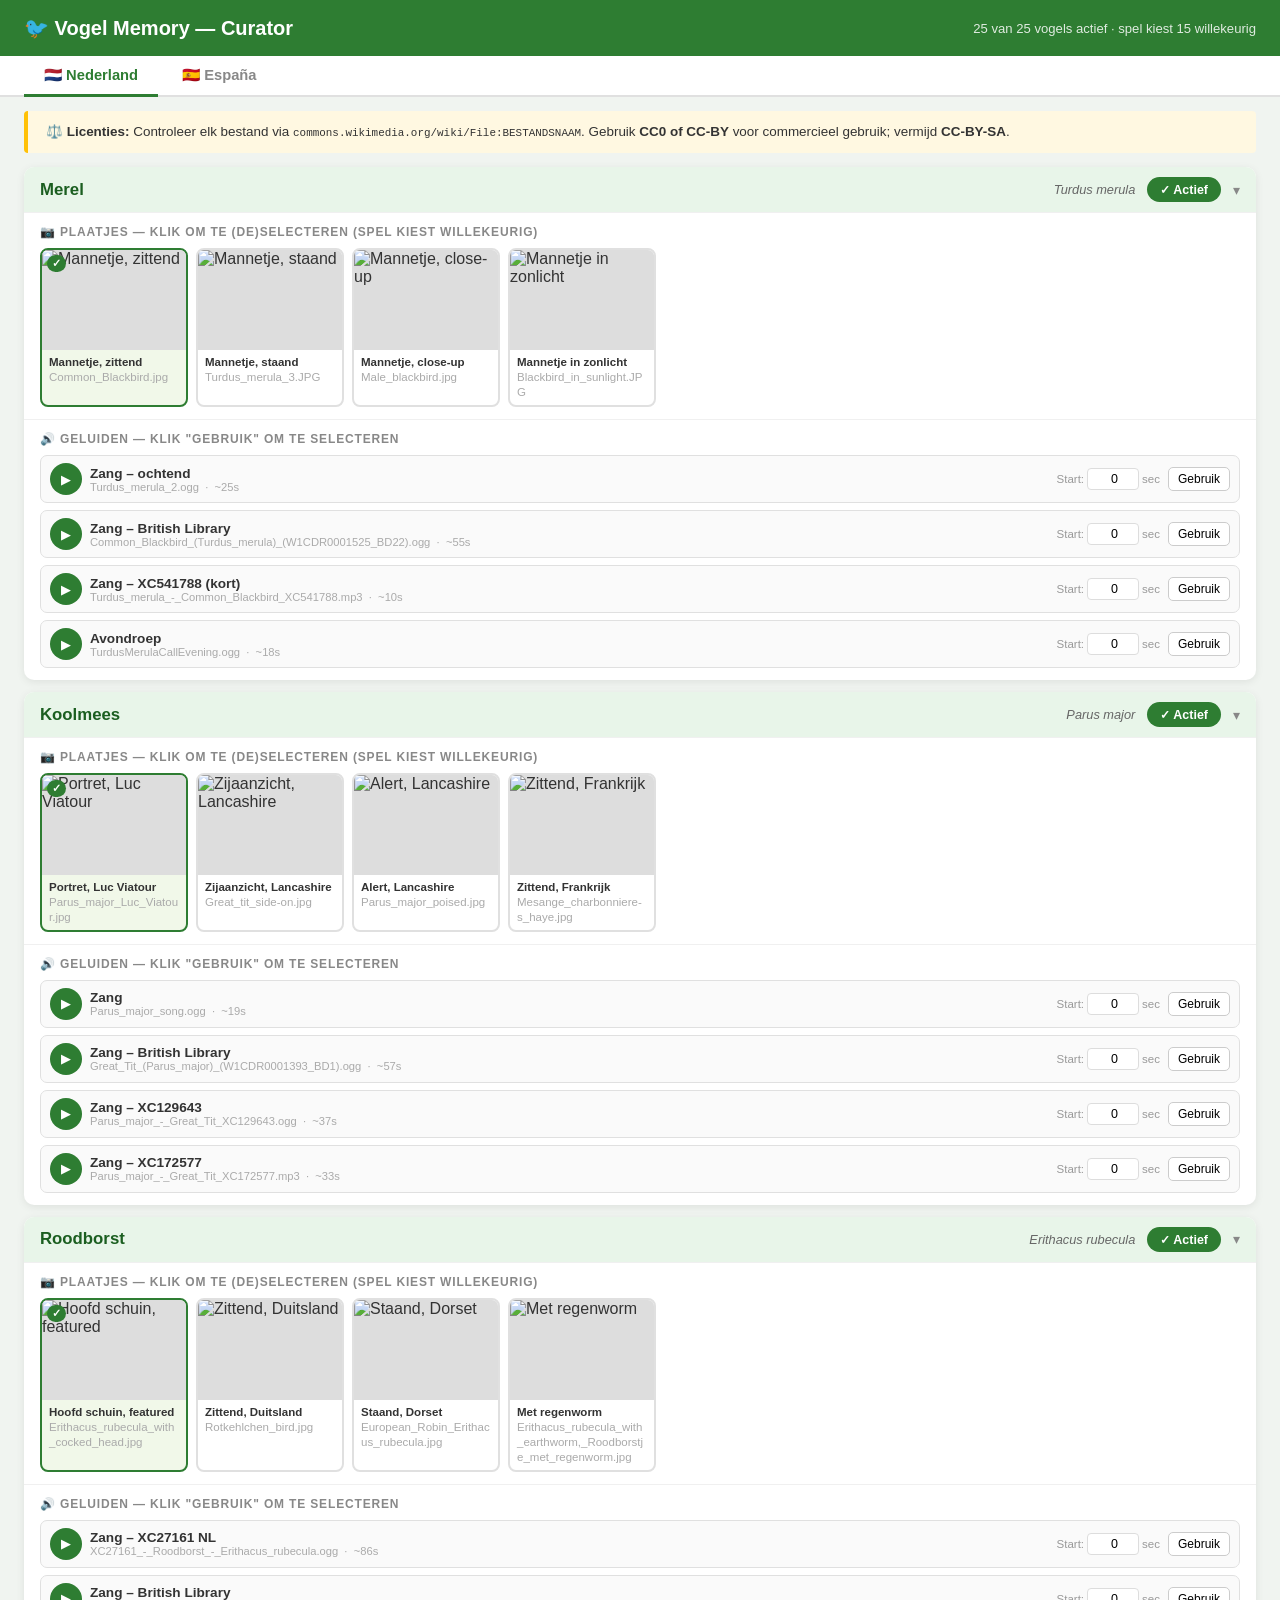
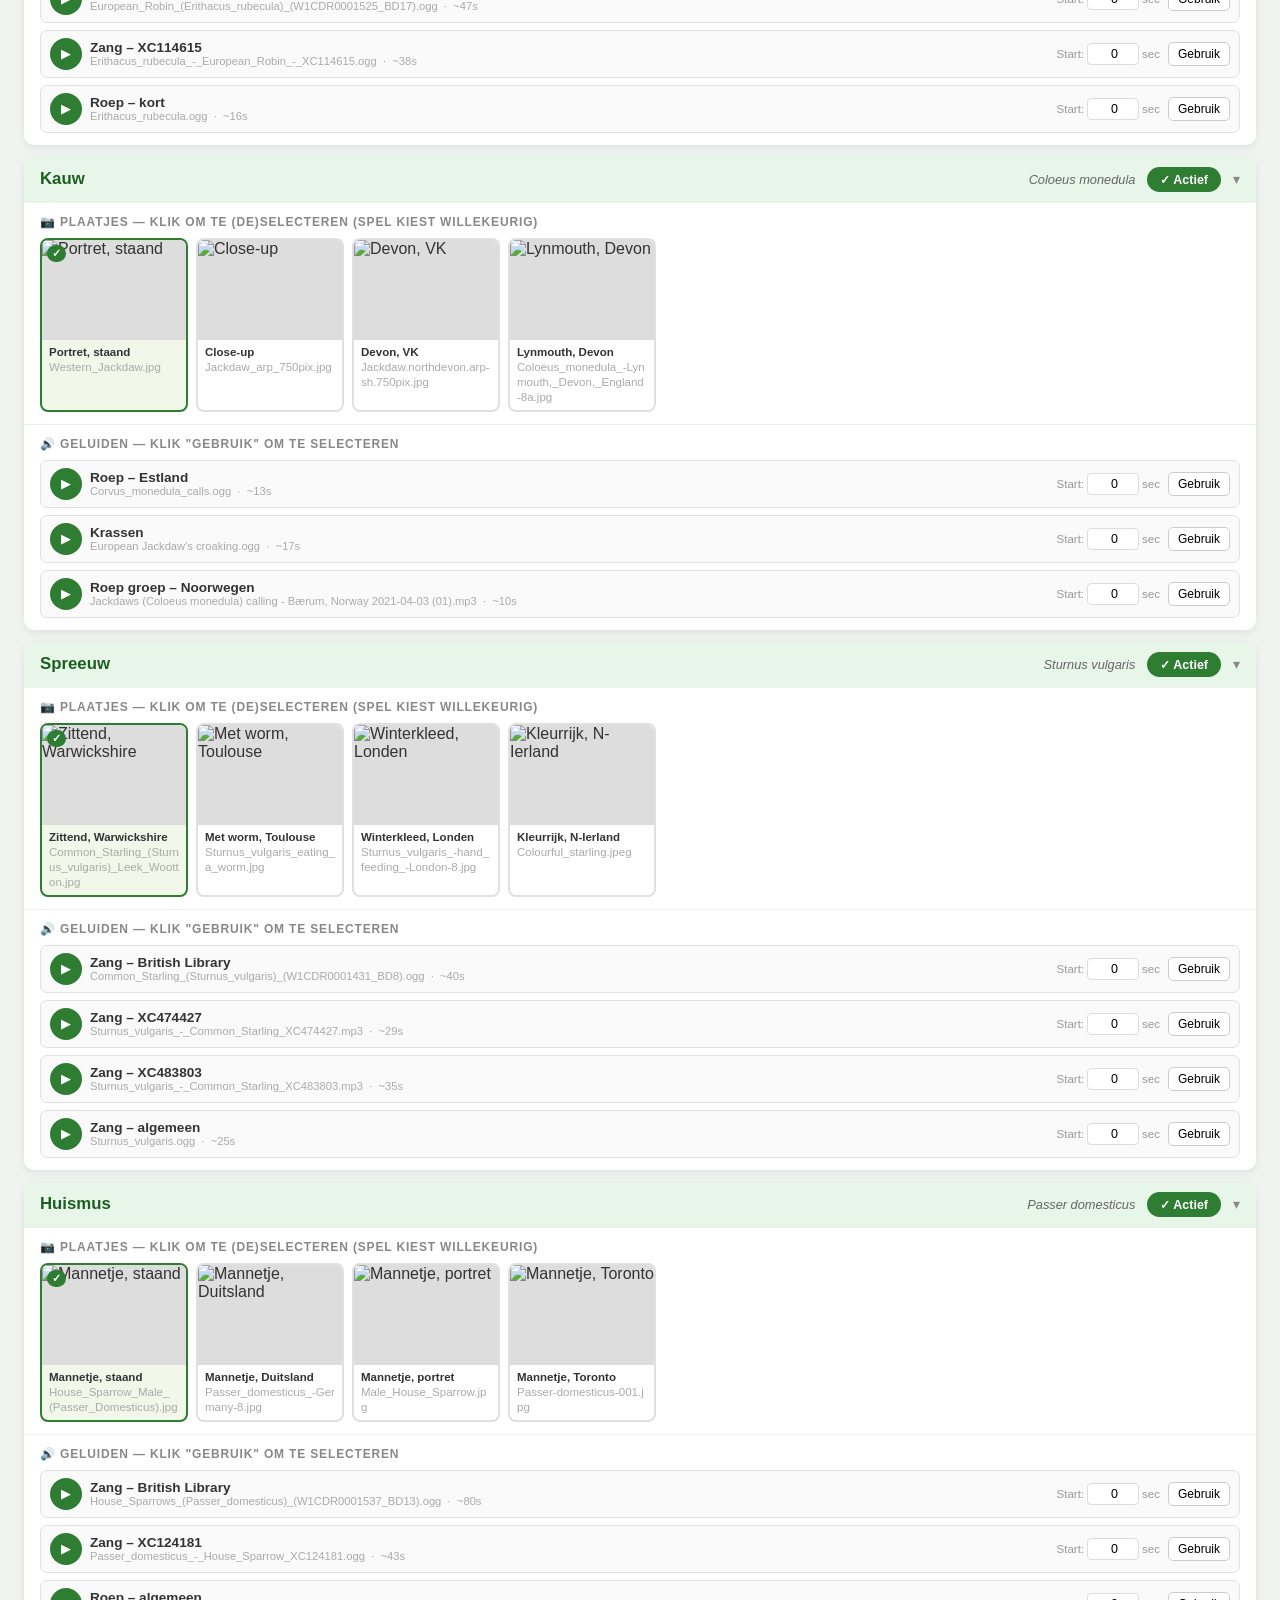
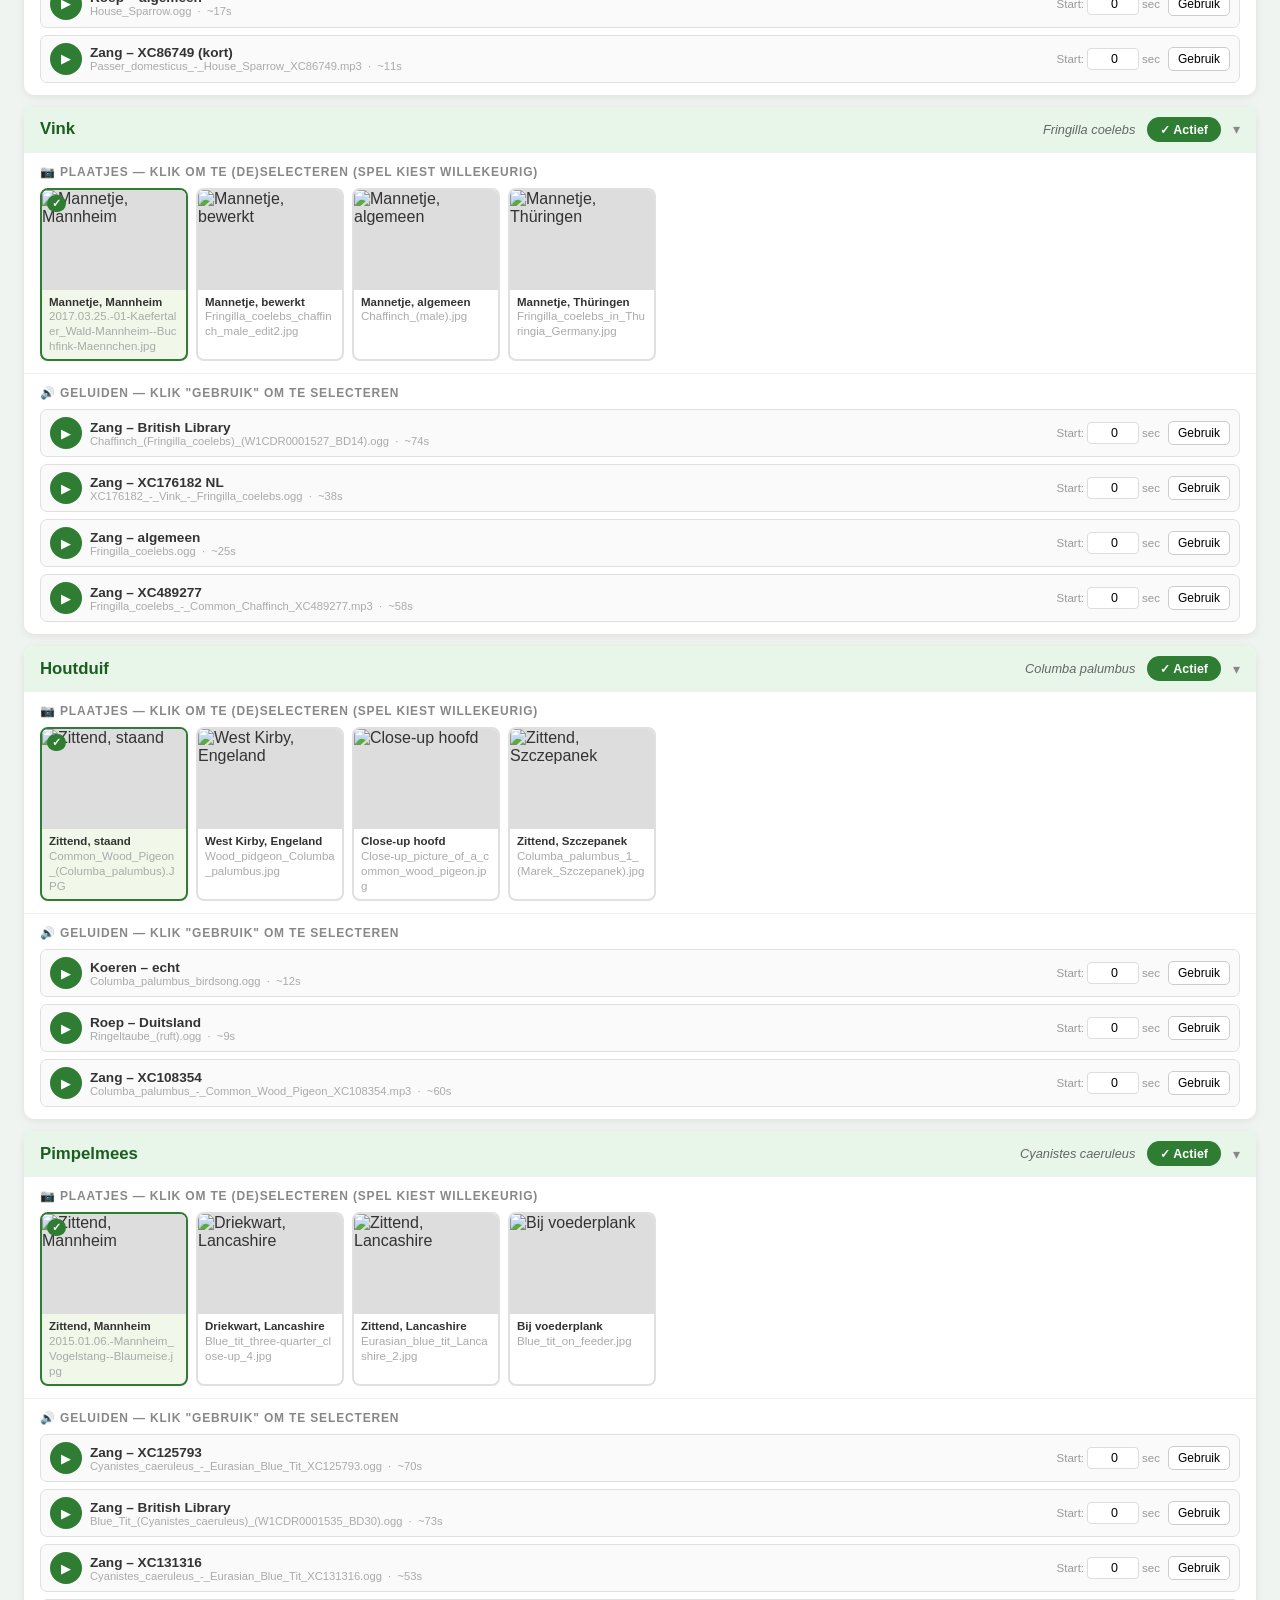
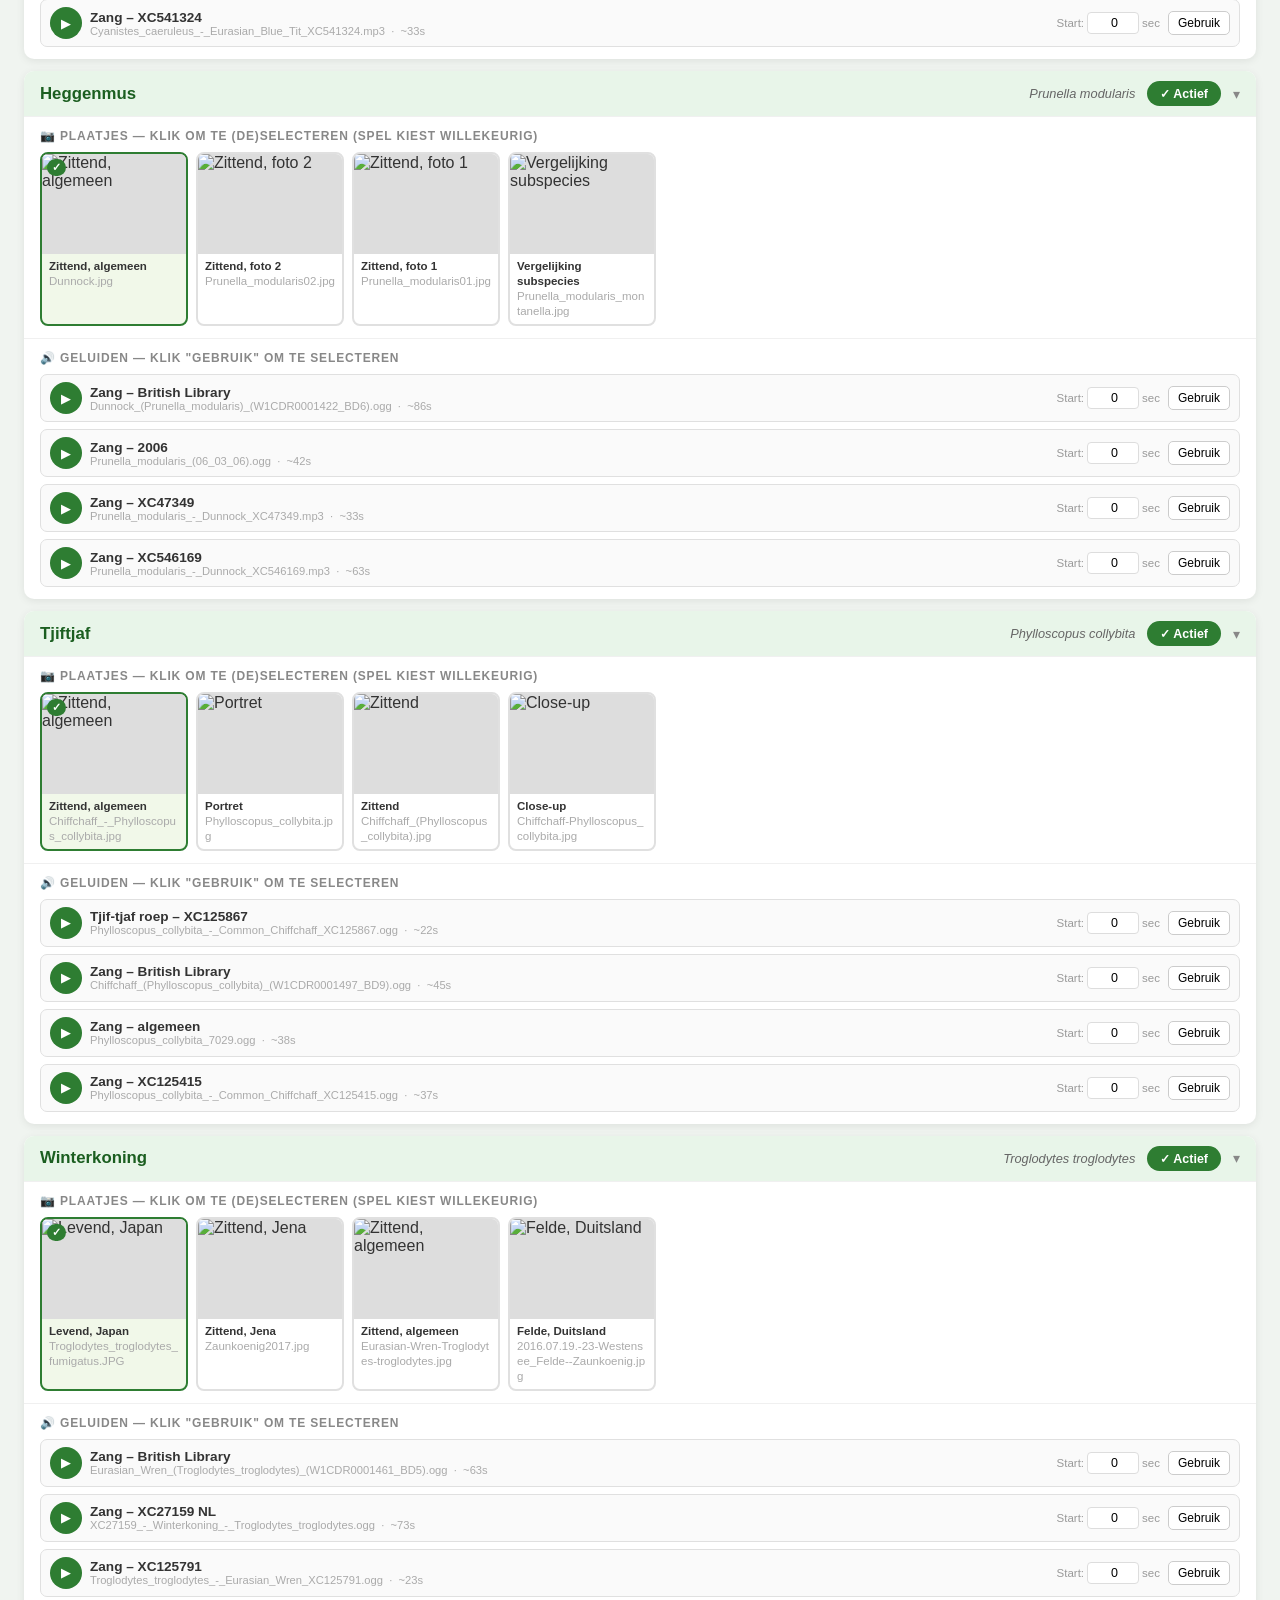
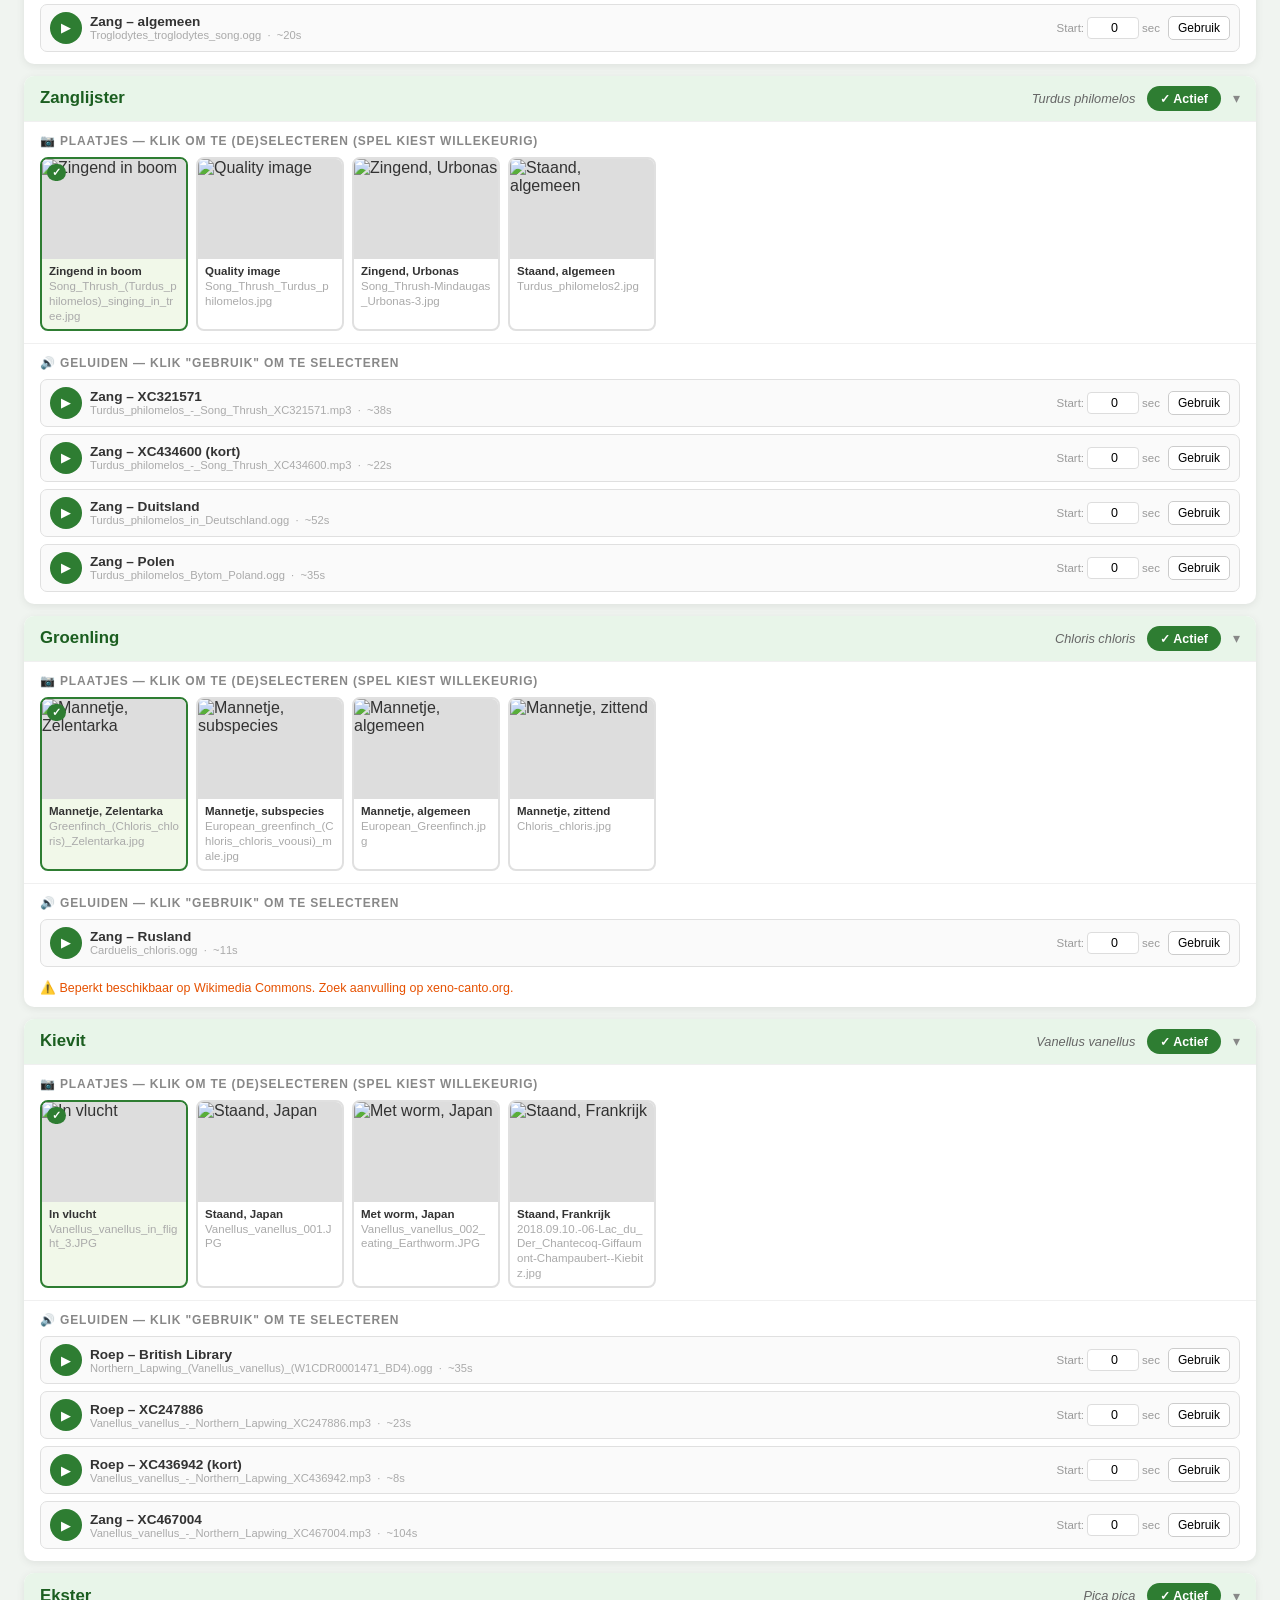
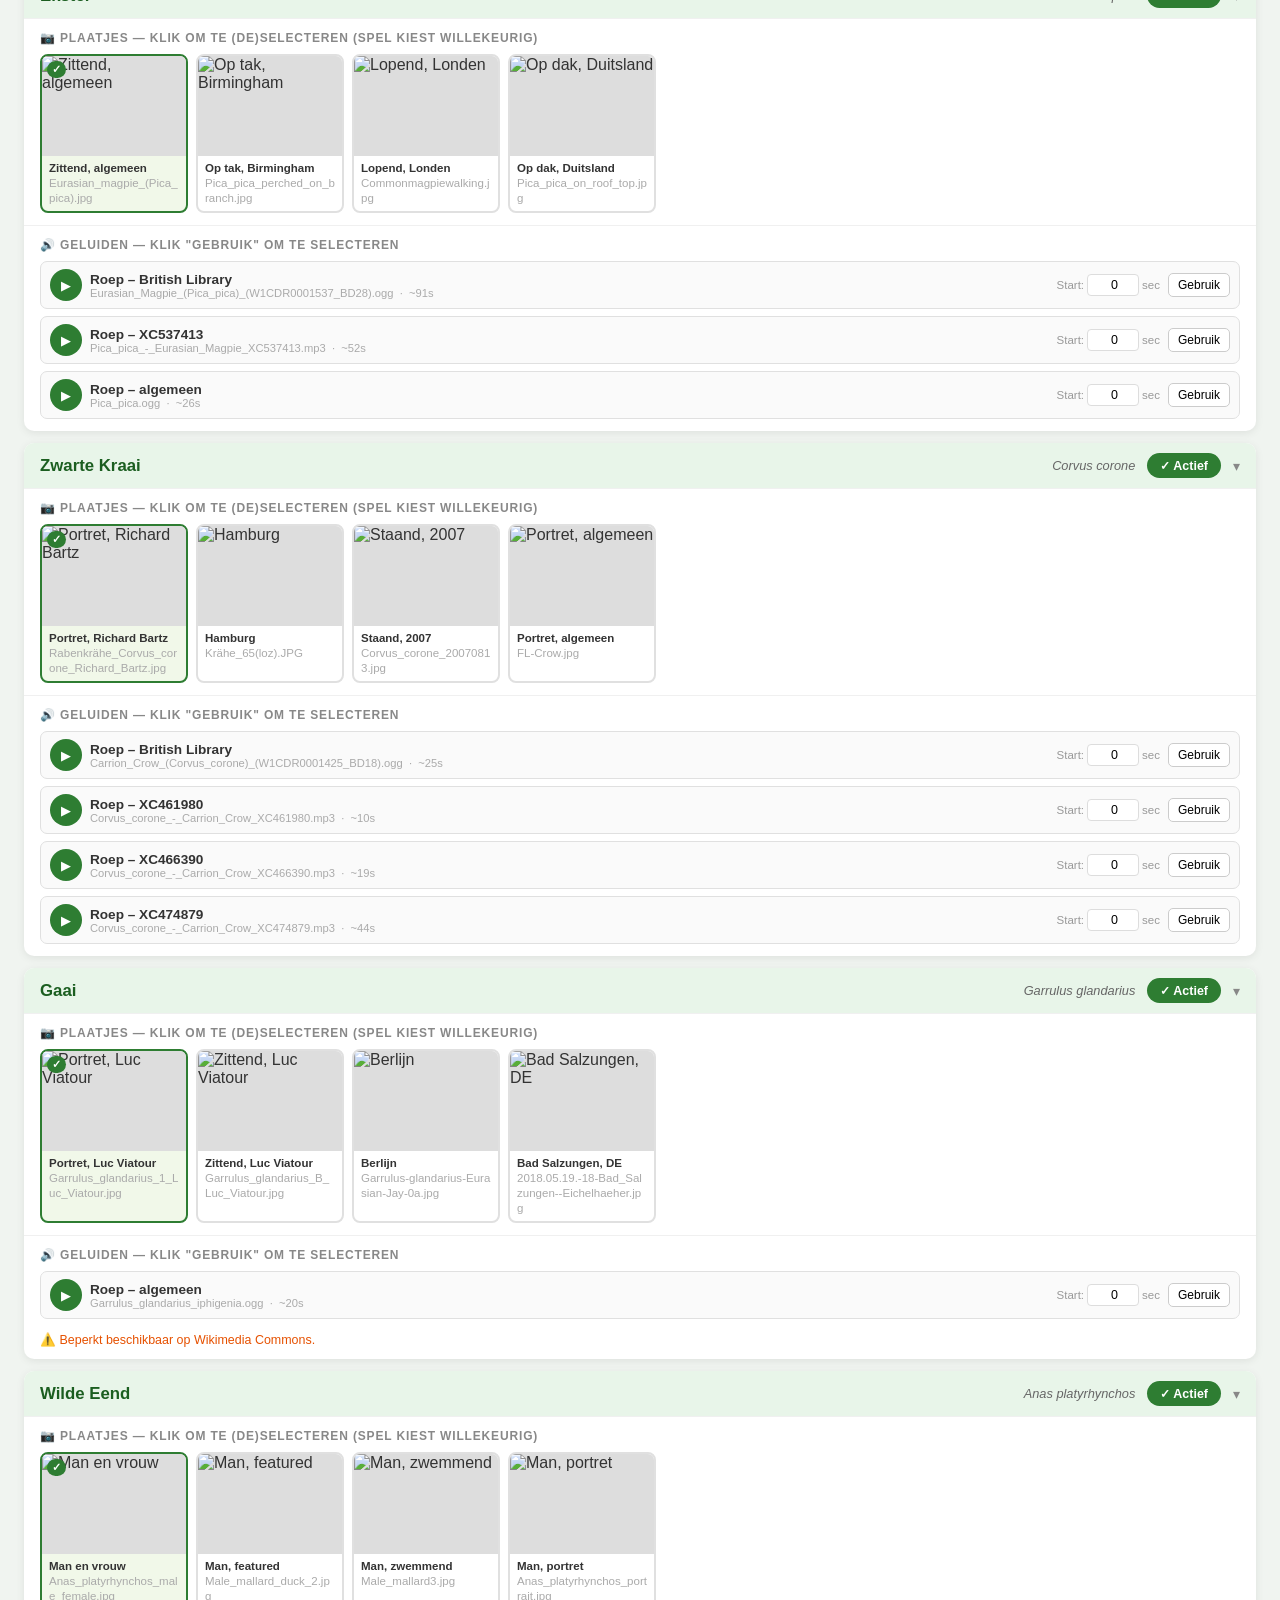
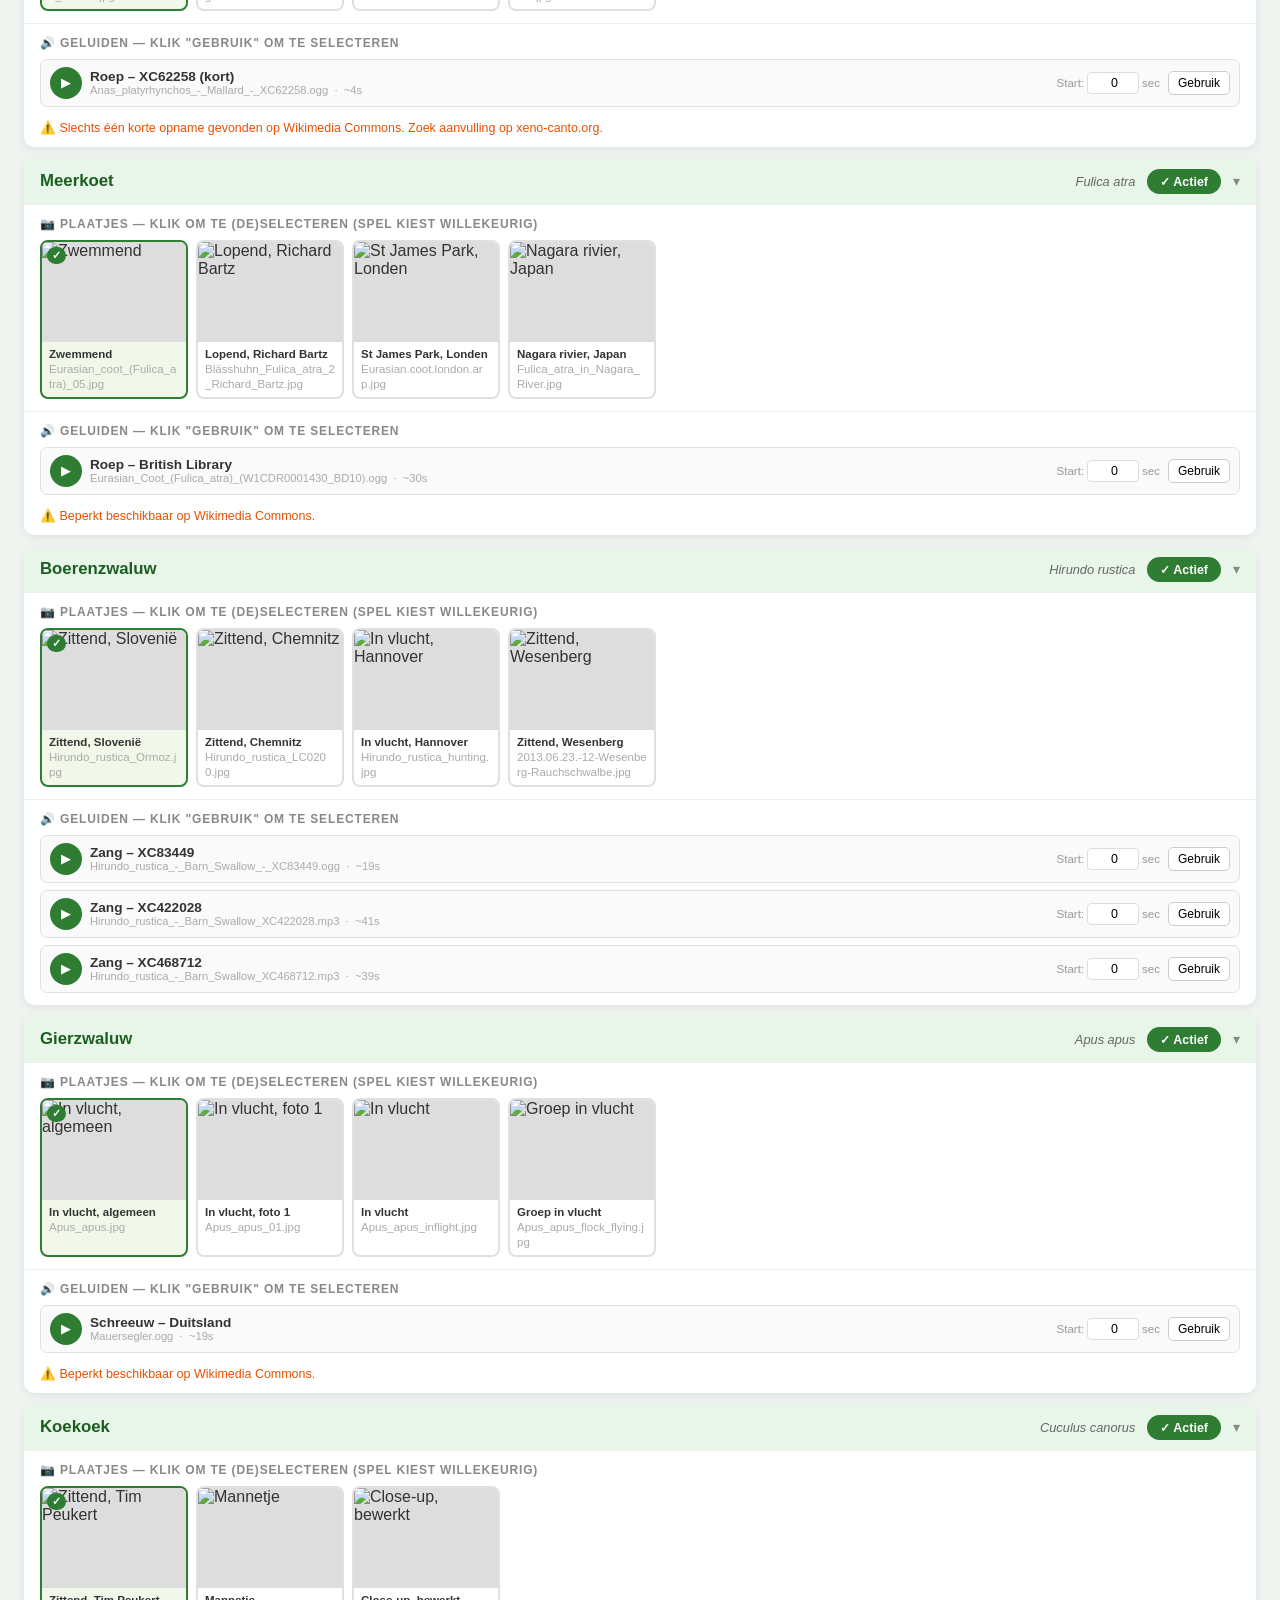
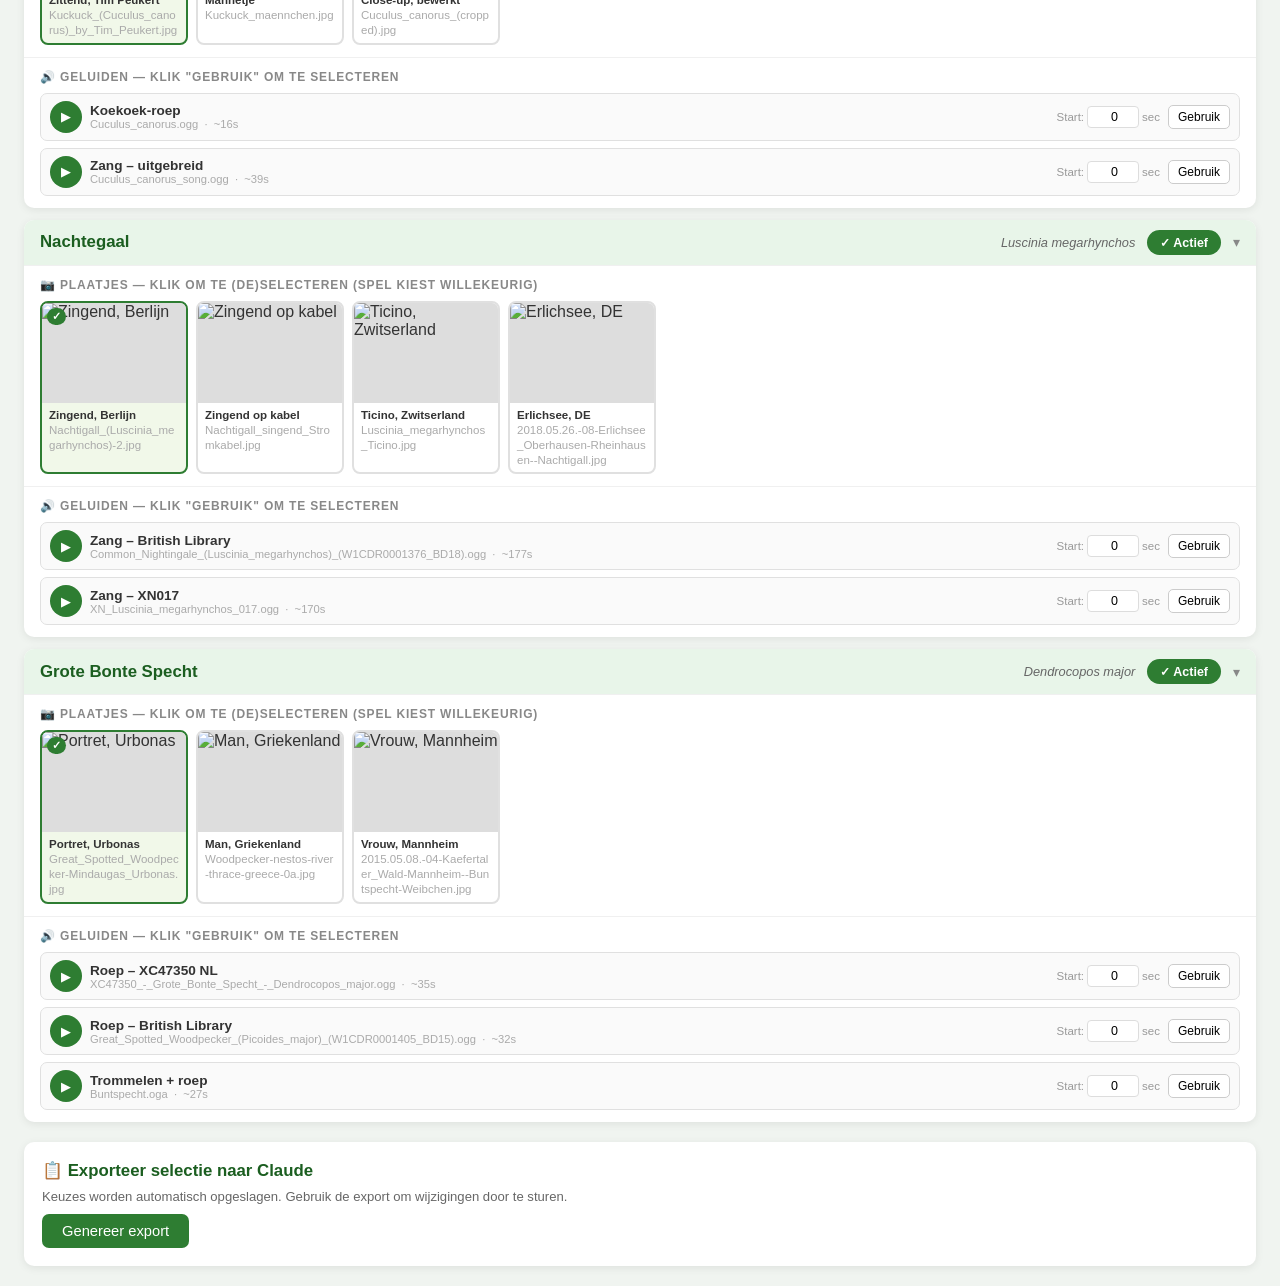
<file: vogel-curator.html>
<!DOCTYPE html>
<html lang="nl">
<head>
  <meta charset="UTF-8">
  <meta name="viewport" content="width=device-width, initial-scale=1.0">
  <title>Vogel Memory — Curator</title>
  <style>
    * { box-sizing: border-box; margin: 0; padding: 0; }
    body { font-family: 'Segoe UI', sans-serif; background: #f0f4f0; color: #333; }

    header { background: #2e7d32; color: white; padding: 16px 24px; position: sticky; top: 0; z-index: 10; display: flex; align-items: center; gap: 16px; }
    header h1 { font-size: 1.25em; flex: 1; }
    header .status { font-size: 0.82em; opacity: .85; }

    .license-note {
      background: #fff8e1; border-left: 4px solid #ffc107;
      padding: 11px 18px; margin: 14px 24px; border-radius: 4px;
      font-size: 0.84em; line-height: 1.5;
    }

    /* ── bird card ── */
    .bird-section {
      background: white; margin: 12px 24px;
      border-radius: 10px; box-shadow: 0 2px 8px rgba(0,0,0,.08);
      overflow: hidden; transition: opacity .2s;
    }
    .bird-section.disabled { opacity: .45; }

    .bird-header {
      display: flex; align-items: center; gap: 12px;
      padding: 10px 16px; cursor: pointer;
      background: #e8f5e9; user-select: none;
    }
    .bird-section.disabled .bird-header { background: #eee; }

    .bird-header h2 { font-size: 1.05em; color: #1b5e20; flex: 1; }
    .bird-section.disabled .bird-header h2 { color: #888; }
    .bird-header em  { font-size: 0.8em; color: #666; }

    .toggle-bird {
      padding: 5px 13px; border-radius: 14px; border: none;
      font-size: 0.78em; font-weight: 700; cursor: pointer;
      white-space: nowrap; transition: all .15s;
    }
    .toggle-bird.on  { background: #2e7d32; color: white; }
    .toggle-bird.off { background: #ccc;    color: #555; }

    .chevron { font-size: 0.9em; color: #888; transition: transform .2s; }
    .bird-section.collapsed .chevron { transform: rotate(-90deg); }

    .bird-body { }
    .bird-section.collapsed .bird-body { display: none; }

    .subsection { padding: 12px 16px; border-top: 1px solid #f0f0f0; }
    .subsection h3 { font-size: 0.75em; font-weight: 700; text-transform: uppercase;
      letter-spacing: .07em; color: #888; margin-bottom: 9px; }

    /* ── images ── */
    .img-row { display: flex; gap: 8px; flex-wrap: wrap; }
    .img-card {
      border: 2px solid #e0e0e0; border-radius: 8px; overflow: hidden;
      width: 148px; cursor: pointer; transition: border-color .15s;
      position: relative;
    }
    .img-card.selected { border-color: #2e7d32; background: #f1f8e9; }
    .img-card img {
      width: 100%; height: 100px; object-fit: cover;
      display: block; background: #eee;
    }
    .img-card .img-meta { padding: 5px 7px; font-size: 0.72em; line-height: 1.3; }
    .img-card .img-name { font-weight: 600; color: #333; }
    .img-card .img-file { color: #aaa; word-break: break-all; }
    .img-card .img-num {
      position: absolute; top: 5px; left: 5px;
      background: #2e7d32; color: white; font-size: 0.7em;
      font-weight: 700; padding: 2px 5px; border-radius: 9px; display: none;
    }
    .img-card.selected .img-num { display: block; }

    /* ── sounds ── */
    .sound-list { display: flex; flex-direction: column; gap: 7px; }
    .sound-row {
      display: flex; align-items: center; gap: 8px; padding: 7px 9px;
      border: 1.5px solid #e0e0e0; border-radius: 7px; background: #fafafa;
    }
    .sound-row.selected { border-color: #2e7d32; background: #f1f8e9; }

    .play-btn {
      width: 32px; height: 32px; border-radius: 50%; border: none;
      background: #2e7d32; color: white; font-size: 0.82em; cursor: pointer;
      display: flex; align-items: center; justify-content: center; flex-shrink: 0;
    }
    .play-btn.playing { background: #c62828; }

    .sound-info { flex: 1; min-width: 0; }
    .sound-label { font-size: 0.85em; font-weight: 600; }
    .sound-file  { font-size: 0.7em; color: #aaa; word-break: break-all; }

    .sound-start { display: flex; align-items: center; gap: 3px; flex-shrink: 0; }
    .sound-start label { font-size: 0.72em; color: #999; }
    .sound-start input {
      width: 52px; padding: 3px 5px; border: 1px solid #ddd;
      border-radius: 4px; font-size: 0.78em; text-align: right;
    }

    .use-btn {
      padding: 4px 9px; border-radius: 5px; font-size: 0.75em;
      border: 1.5px solid #ccc; background: white; cursor: pointer;
      white-space: nowrap; flex-shrink: 0; transition: all .15s;
    }
    .use-btn.on { border-color: #2e7d32; background: #2e7d32; color: white; }

    .warn { font-size: .78em; color: #e65100; margin-top: 6px; }

    /* ── tabs ── */
    .tab-bar {
      display: flex; gap: 4px; padding: 0 24px;
      background: white; border-bottom: 2px solid #e0e0e0;
      position: sticky; top: 52px; z-index: 9;
    }
    .tab-btn {
      padding: 10px 20px; border: none; background: transparent;
      font-size: 0.92em; font-weight: 600; cursor: pointer; color: #888;
      border-bottom: 3px solid transparent; margin-bottom: -2px;
      transition: all .18s;
    }
    .tab-btn.active { color: #2e7d32; border-bottom-color: #2e7d32; }
    .tab-btn:hover:not(.active) { color: #555; background: #f5f5f5; }

    /* ── export ── */
    #export-section {
      margin: 20px 24px; padding: 18px; background: white;
      border-radius: 10px; box-shadow: 0 2px 8px rgba(0,0,0,.08);
    }
    #export-section h2 { margin-bottom: 8px; color: #1b5e20; font-size: 1.05em; }
    #export-btn {
      padding: 9px 20px; background: #2e7d32; color: white;
      border: none; border-radius: 7px; cursor: pointer; font-size: 0.92em;
    }
    #export-output {
      margin-top: 12px; background: #f5f5f5; padding: 12px;
      border-radius: 5px; font-size: 0.75em; white-space: pre-wrap;
      word-break: break-all; max-height: 380px; overflow-y: auto; display: none;
    }
  </style>
</head>
<body>

<header>
  <h1>🐦 Vogel Memory — Curator</h1>
  <span class="status" id="status-bar">– vogels actief</span>
</header>

<div class="tab-bar">
  <button class="tab-btn active" onclick="switchTab('nl', this)">🇳🇱 Nederland</button>
  <button class="tab-btn"        onclick="switchTab('es', this)">🇪🇸 España</button>
</div>

<div class="license-note">
  ⚖️ <strong>Licenties:</strong> Controleer elk bestand via
  <code>commons.wikimedia.org/wiki/File:BESTANDSNAAM</code>.
  Gebruik <strong>CC0 of CC-BY</strong> voor commercieel gebruik; vermijd <strong>CC-BY-SA</strong>.
</div>

<div id="birds-container"></div>

<div id="export-section">
  <h2>📋 Exporteer selectie naar Claude</h2>
  <p style="font-size:.82em;color:#666;margin-bottom:10px">Keuzes worden automatisch opgeslagen. Gebruik de export om wijzigingen door te sturen.</p>
  <button id="export-btn" onclick="exportSelection()">Genereer export</button>
  <pre id="export-output"></pre>
</div>

<script>
const WM_AUDIO   = "https://commons.wikimedia.org/wiki/Special:FilePath/";
const WM_API     = "https://commons.wikimedia.org/w/api.php";
const THUMB_W    = 300;
const GAME_BIRDS = 15;
const LS_KEYS    = { nl: "vogelMemoryCatalog_nl", es: "vogelMemoryCatalog_es" };

let activeCountry = "nl"; // actief tabblad

// ═══════════════════════════════════════════════════════════════════════════
// CATALOGUS — 25 Nederlandse vogels
// ═══════════════════════════════════════════════════════════════════════════
const CATALOGS = {};

// ══════════════════════════════════════════════════════════════════════
// 🇳🇱 NEDERLAND
// ══════════════════════════════════════════════════════════════════════
CATALOGS.nl = [
  {
    id:"merel", name:"Merel", scientific:"Turdus merula",
    images:[
      {file:"Common_Blackbird.jpg",         label:"Mannetje, zittend"},
      {file:"Turdus_merula_3.JPG",          label:"Mannetje, staand"},
      {file:"Male_blackbird.jpg",           label:"Mannetje, close-up"},
      {file:"Blackbird_in_sunlight.JPG",    label:"Mannetje in zonlicht"},
    ],
    sounds:[
      {file:"Turdus_merula_2.ogg",                                       label:"Zang – ochtend",            duration:25},
      {file:"Common_Blackbird_(Turdus_merula)_(W1CDR0001525_BD22).ogg",  label:"Zang – British Library",    duration:55},
      {file:"Turdus_merula_-_Common_Blackbird_XC541788.mp3",             label:"Zang – XC541788 (kort)",    duration:10},
      {file:"TurdusMerulaCallEvening.ogg",                               label:"Avondroep",                 duration:18},
    ]
  },
  {
    id:"koolmees", name:"Koolmees", scientific:"Parus major",
    images:[
      {file:"Parus_major_Luc_Viatour.jpg",       label:"Portret, Luc Viatour"},
      {file:"Great_tit_side-on.jpg",             label:"Zijaanzicht, Lancashire"},
      {file:"Parus_major_poised.jpg",            label:"Alert, Lancashire"},
      {file:"Mesange_charbonniere-s_haye.jpg",   label:"Zittend, Frankrijk"},
    ],
    sounds:[
      {file:"Parus_major_song.ogg",                            label:"Zang",                    duration:19},
      {file:"Great_Tit_(Parus_major)_(W1CDR0001393_BD1).ogg", label:"Zang – British Library",  duration:57},
      {file:"Parus_major_-_Great_Tit_XC129643.ogg",           label:"Zang – XC129643",         duration:37},
      {file:"Parus_major_-_Great_Tit_XC172577.mp3",           label:"Zang – XC172577",         duration:33},
    ]
  },
  {
    id:"roodborst", name:"Roodborst", scientific:"Erithacus rubecula",
    images:[
      {file:"Erithacus_rubecula_with_cocked_head.jpg",                           label:"Hoofd schuin, featured"},
      {file:"Rotkehlchen_bird.jpg",                                              label:"Zittend, Duitsland"},
      {file:"European_Robin_Erithacus_rubecula.jpg",                            label:"Staand, Dorset"},
      {file:"Erithacus_rubecula_with_earthworm,_Roodborstje_met_regenworm.jpg", label:"Met regenworm"},
    ],
    sounds:[
      {file:"XC27161_-_Roodborst_-_Erithacus_rubecula.ogg",              label:"Zang – XC27161 NL",        duration:86},
      {file:"European_Robin_(Erithacus_rubecula)_(W1CDR0001525_BD17).ogg", label:"Zang – British Library",   duration:47},
      {file:"Erithacus_rubecula_-_European_Robin_-_XC114615.ogg",         label:"Zang – XC114615",          duration:38},
      {file:"Erithacus_rubecula.ogg",                                     label:"Roep – kort",              duration:16},
    ]
  },
  {
    id:"kauw", name:"Kauw", scientific:"Coloeus monedula",
    images:[
      {file:"Western_Jackdaw.jpg",                                label:"Portret, staand"},
      {file:"Jackdaw_arp_750pix.jpg",                            label:"Close-up"},
      {file:"Jackdaw.northdevon.arp-sh.750pix.jpg",              label:"Devon, VK"},
      {file:"Coloeus_monedula_-Lynmouth,_Devon,_England-8a.jpg", label:"Lynmouth, Devon"},
    ],
    sounds:[
      {file:"Corvus_monedula_calls.ogg",                  label:"Roep – Estland",          duration:13},
      {file:"European Jackdaw's croaking.ogg",              label:"Krassen",                 duration:17},
      {file:"Jackdaws (Coloeus monedula) calling - Bærum, Norway 2021-04-03 (01).mp3",      label:"Roep groep – Noorwegen", duration:10},
    ]
  },
  {
    id:"spreeuw", name:"Spreeuw", scientific:"Sturnus vulgaris",
    images:[
      {file:"Common_Starling_(Sturnus_vulgaris)_Leek_Wootton.jpg", label:"Zittend, Warwickshire"},
      {file:"Sturnus_vulgaris_eating_a_worm.jpg",                  label:"Met worm, Toulouse"},
      {file:"Sturnus_vulgaris_-hand_feeding_-London-8.jpg",        label:"Winterkleed, Londen"},
      {file:"Colourful_starling.jpeg",                             label:"Kleurrijk, N-Ierland"},
    ],
    sounds:[
      {file:"Common_Starling_(Sturnus_vulgaris)_(W1CDR0001431_BD8).ogg", label:"Zang – British Library", duration:40},
      {file:"Sturnus_vulgaris_-_Common_Starling_XC474427.mp3",           label:"Zang – XC474427",        duration:29},
      {file:"Sturnus_vulgaris_-_Common_Starling_XC483803.mp3",           label:"Zang – XC483803",        duration:35},
      {file:"Sturnus_vulgaris.ogg",                                      label:"Zang – algemeen",        duration:25},
    ]
  },
  {
    id:"huismus", name:"Huismus", scientific:"Passer domesticus",
    images:[
      {file:"House_Sparrow_Male_(Passer_Domesticus).jpg", label:"Mannetje, staand"},
      {file:"Passer_domesticus_-Germany-8.jpg",           label:"Mannetje, Duitsland"},
      {file:"Male_House_Sparrow.jpg",                     label:"Mannetje, portret"},
      {file:"Passer-domesticus-001.jpg",                  label:"Mannetje, Toronto"},
    ],
    sounds:[
      {file:"House_Sparrows_(Passer_domesticus)_(W1CDR0001537_BD13).ogg", label:"Zang – British Library",  duration:80},
      {file:"Passer_domesticus_-_House_Sparrow_XC124181.ogg",             label:"Zang – XC124181",         duration:43},
      {file:"House_Sparrow.ogg",                                          label:"Roep – algemeen",         duration:17},
      {file:"Passer_domesticus_-_House_Sparrow_XC86749.mp3",              label:"Zang – XC86749 (kort)",   duration:11},
    ]
  },
  {
    id:"vink", name:"Vink", scientific:"Fringilla coelebs",
    images:[
      {file:"2017.03.25.-01-Kaefertaler_Wald-Mannheim--Buchfink-Maennchen.jpg", label:"Mannetje, Mannheim"},
      {file:"Fringilla_coelebs_chaffinch_male_edit2.jpg",                       label:"Mannetje, bewerkt"},
      {file:"Chaffinch_(male).jpg",                                             label:"Mannetje, algemeen"},
      {file:"Fringilla_coelebs_in_Thuringia_Germany.jpg",                       label:"Mannetje, Thüringen"},
    ],
    sounds:[
      {file:"Chaffinch_(Fringilla_coelebs)_(W1CDR0001527_BD14).ogg", label:"Zang – British Library", duration:74},
      {file:"XC176182_-_Vink_-_Fringilla_coelebs.ogg",              label:"Zang – XC176182 NL",     duration:38},
      {file:"Fringilla_coelebs.ogg",                                label:"Zang – algemeen",        duration:25},
      {file:"Fringilla_coelebs_-_Common_Chaffinch_XC489277.mp3",   label:"Zang – XC489277",        duration:58},
    ]
  },
  {
    id:"houtduif", name:"Houtduif", scientific:"Columba palumbus",
    images:[
      {file:"Common_Wood_Pigeon_(Columba_palumbus).JPG",    label:"Zittend, staand"},
      {file:"Wood_pidgeon_Columba_palumbus.jpg",            label:"West Kirby, Engeland"},
      {file:"Close-up_picture_of_a_common_wood_pigeon.jpg", label:"Close-up hoofd"},
      {file:"Columba_palumbus_1_(Marek_Szczepanek).jpg",   label:"Zittend, Szczepanek"},
    ],
    sounds:[
      {file:"Columba_palumbus_birdsong.ogg",                      label:"Koeren – echt",    duration:12},
      {file:"Ringeltaube_(ruft).ogg",                             label:"Roep – Duitsland", duration:9},
      {file:"Columba_palumbus_-_Common_Wood_Pigeon_XC108354.mp3", label:"Zang – XC108354",  duration:60},
    ]
  },
  {
    id:"pimpelmees", name:"Pimpelmees", scientific:"Cyanistes caeruleus",
    images:[
      {file:"2015.01.06.-Mannheim_Vogelstang--Blaumeise.jpg", label:"Zittend, Mannheim"},
      {file:"Blue_tit_three-quarter_close-up_4.jpg",          label:"Driekwart, Lancashire"},
      {file:"Eurasian_blue_tit_Lancashire_2.jpg",             label:"Zittend, Lancashire"},
      {file:"Blue_tit_on_feeder.jpg",                         label:"Bij voederplank"},
    ],
    sounds:[
      {file:"Cyanistes_caeruleus_-_Eurasian_Blue_Tit_XC125793.ogg", label:"Zang – XC125793",         duration:70},
      {file:"Blue_Tit_(Cyanistes_caeruleus)_(W1CDR0001535_BD30).ogg", label:"Zang – British Library", duration:73},
      {file:"Cyanistes_caeruleus_-_Eurasian_Blue_Tit_XC131316.ogg", label:"Zang – XC131316",         duration:53},
      {file:"Cyanistes_caeruleus_-_Eurasian_Blue_Tit_XC541324.mp3", label:"Zang – XC541324",         duration:33},
    ]
  },
  {
    id:"heggenmus", name:"Heggenmus", scientific:"Prunella modularis",
    images:[
      {file:"Dunnock.jpg",                       label:"Zittend, algemeen"},
      {file:"Prunella_modularis02.jpg",          label:"Zittend, foto 2"},
      {file:"Prunella_modularis01.jpg",          label:"Zittend, foto 1"},
      {file:"Prunella_modularis_montanella.jpg", label:"Vergelijking subspecies"},
    ],
    sounds:[
      {file:"Dunnock_(Prunella_modularis)_(W1CDR0001422_BD6).ogg", label:"Zang – British Library", duration:86},
      {file:"Prunella_modularis_(06_03_06).ogg",                   label:"Zang – 2006",            duration:42},
      {file:"Prunella_modularis_-_Dunnock_XC47349.mp3",            label:"Zang – XC47349",         duration:33},
      {file:"Prunella_modularis_-_Dunnock_XC546169.mp3",           label:"Zang – XC546169",        duration:63},
    ]
  },
  {
    id:"tjiftjaf", name:"Tjiftjaf", scientific:"Phylloscopus collybita",
    images:[
      {file:"Chiffchaff_-_Phylloscopus_collybita.jpg",   label:"Zittend, algemeen"},
      {file:"Phylloscopus_collybita.jpg",                label:"Portret"},
      {file:"Chiffchaff_(Phylloscopus_collybita).jpg",  label:"Zittend"},
      {file:"Chiffchaff-Phylloscopus_collybita.jpg",    label:"Close-up"},
    ],
    sounds:[
      {file:"Phylloscopus_collybita_-_Common_Chiffchaff_XC125867.ogg",   label:"Tjif-tjaf roep – XC125867", duration:22},
      {file:"Chiffchaff_(Phylloscopus_collybita)_(W1CDR0001497_BD9).ogg", label:"Zang – British Library",    duration:45},
      {file:"Phylloscopus_collybita_7029.ogg",                            label:"Zang – algemeen",           duration:38},
      {file:"Phylloscopus_collybita_-_Common_Chiffchaff_XC125415.ogg",    label:"Zang – XC125415",           duration:37},
    ]
  },
  {
    id:"winterkoning", name:"Winterkoning", scientific:"Troglodytes troglodytes",
    images:[
      {file:"Troglodytes_troglodytes_fumigatus.JPG",          label:"Levend, Japan"},
      {file:"Zaunkoenig2017.jpg",                            label:"Zittend, Jena"},
      {file:"Eurasian-Wren-Troglodytes-troglodytes.jpg",     label:"Zittend, algemeen"},
      {file:"2016.07.19.-23-Westensee_Felde--Zaunkoenig.jpg", label:"Felde, Duitsland"},
    ],
    sounds:[
      {file:"Eurasian_Wren_(Troglodytes_troglodytes)_(W1CDR0001461_BD5).ogg", label:"Zang – British Library", duration:63},
      {file:"XC27159_-_Winterkoning_-_Troglodytes_troglodytes.ogg",           label:"Zang – XC27159 NL",      duration:73},
      {file:"Troglodytes_troglodytes_-_Eurasian_Wren_XC125791.ogg",           label:"Zang – XC125791",        duration:23},
      {file:"Troglodytes_troglodytes_song.ogg",                                label:"Zang – algemeen",        duration:20},
    ]
  },
  {
    id:"zanglijster", name:"Zanglijster", scientific:"Turdus philomelos",
    images:[
      {file:"Song_Thrush_(Turdus_philomelos)_singing_in_tree.jpg", label:"Zingend in boom"},
      {file:"Song_Thrush_Turdus_philomelos.jpg",                   label:"Quality image"},
      {file:"Song_Thrush-Mindaugas_Urbonas-3.jpg",                 label:"Zingend, Urbonas"},
      {file:"Turdus_philomelos2.jpg",                              label:"Staand, algemeen"},
    ],
    sounds:[
      {file:"Turdus_philomelos_-_Song_Thrush_XC321571.mp3",  label:"Zang – XC321571",       duration:38},
      {file:"Turdus_philomelos_-_Song_Thrush_XC434600.mp3",  label:"Zang – XC434600 (kort)", duration:22},
      {file:"Turdus_philomelos_in_Deutschland.ogg",          label:"Zang – Duitsland",      duration:52},
      {file:"Turdus_philomelos_Bytom_Poland.ogg",            label:"Zang – Polen",          duration:35},
    ]
  },
  {
    id:"groenling", name:"Groenling", scientific:"Chloris chloris",
    images:[
      {file:"Greenfinch_(Chloris_chloris)_Zelentarka.jpg",           label:"Mannetje, Zelentarka"},
      {file:"European_greenfinch_(Chloris_chloris_voousi)_male.jpg", label:"Mannetje, subspecies"},
      {file:"European_Greenfinch.jpg",                               label:"Mannetje, algemeen"},
      {file:"Chloris_chloris.jpg",                                   label:"Mannetje, zittend"},
    ],
    sounds:[
      {file:"Carduelis_chloris.ogg", label:"Zang – Rusland", duration:11},
    ],
    warn:"Beperkt beschikbaar op Wikimedia Commons. Zoek aanvulling op xeno-canto.org."
  },
  {
    id:"kievit", name:"Kievit", scientific:"Vanellus vanellus",
    images:[
      {file:"Vanellus_vanellus_in_flight_3.JPG",                                        label:"In vlucht"},
      {file:"Vanellus_vanellus_001.JPG",                                                label:"Staand, Japan"},
      {file:"Vanellus_vanellus_002_eating_Earthworm.JPG",                               label:"Met worm, Japan"},
      {file:"2018.09.10.-06-Lac_du_Der_Chantecoq-Giffaumont-Champaubert--Kiebitz.jpg", label:"Staand, Frankrijk"},
    ],
    sounds:[
      {file:"Northern_Lapwing_(Vanellus_vanellus)_(W1CDR0001471_BD4).ogg", label:"Roep – British Library", duration:35},
      {file:"Vanellus_vanellus_-_Northern_Lapwing_XC247886.mp3",           label:"Roep – XC247886",        duration:23},
      {file:"Vanellus_vanellus_-_Northern_Lapwing_XC436942.mp3",           label:"Roep – XC436942 (kort)", duration:8},
      {file:"Vanellus_vanellus_-_Northern_Lapwing_XC467004.mp3",           label:"Zang – XC467004",        duration:104},
    ]
  },
  // ── 10 nieuwe vogels ────────────────────────────────────────────────────
  {
    id:"ekster", name:"Ekster", scientific:"Pica pica",
    images:[
      {file:"Eurasian_magpie_(Pica_pica).jpg",       label:"Zittend, algemeen"},
      {file:"Pica_pica_perched_on_branch.jpg",       label:"Op tak, Birmingham"},
      {file:"Commonmagpiewalking.jpg",               label:"Lopend, Londen"},
      {file:"Pica_pica_on_roof_top.jpg",             label:"Op dak, Duitsland"},
    ],
    sounds:[
      {file:"Eurasian_Magpie_(Pica_pica)_(W1CDR0001537_BD28).ogg", label:"Roep – British Library", duration:91},
      {file:"Pica_pica_-_Eurasian_Magpie_XC537413.mp3",            label:"Roep – XC537413",        duration:52},
      {file:"Pica_pica.ogg",                                        label:"Roep – algemeen",        duration:26},
    ]
  },
  {
    id:"kraai", name:"Zwarte Kraai", scientific:"Corvus corone",
    images:[
      {file:"Rabenkrähe_Corvus_corone_Richard_Bartz.jpg",    label:"Portret, Richard Bartz"},
      {file:"Krähe_65(loz).JPG",                              label:"Hamburg"},
      {file:"Corvus_corone_20070813.jpg",                       label:"Staand, 2007"},
      {file:"FL-Crow.jpg",                                      label:"Portret, algemeen"},
    ],
    sounds:[
      {file:"Carrion_Crow_(Corvus_corone)_(W1CDR0001425_BD18).ogg", label:"Roep – British Library", duration:25},
      {file:"Corvus_corone_-_Carrion_Crow_XC461980.mp3",            label:"Roep – XC461980",        duration:10},
      {file:"Corvus_corone_-_Carrion_Crow_XC466390.mp3",            label:"Roep – XC466390",        duration:19},
      {file:"Corvus_corone_-_Carrion_Crow_XC474879.mp3",            label:"Roep – XC474879",        duration:44},
    ]
  },
  {
    id:"gaai", name:"Gaai", scientific:"Garrulus glandarius",
    images:[
      {file:"Garrulus_glandarius_1_Luc_Viatour.jpg",      label:"Portret, Luc Viatour"},
      {file:"Garrulus_glandarius_B_Luc_Viatour.jpg",      label:"Zittend, Luc Viatour"},
      {file:"Garrulus-glandarius-Eurasian-Jay-0a.jpg",    label:"Berlijn"},
      {file:"2018.05.19.-18-Bad_Salzungen--Eichelhaeher.jpg", label:"Bad Salzungen, DE"},
    ],
    sounds:[
      {file:"Garrulus_glandarius_iphigenia.ogg", label:"Roep – algemeen", duration:20},
    ],
    warn:"Beperkt beschikbaar op Wikimedia Commons."
  },
  {
    id:"wilde-eend", name:"Wilde Eend", scientific:"Anas platyrhynchos",
    images:[
      {file:"Anas_platyrhynchos_male_female.jpg",    label:"Man en vrouw"},
      {file:"Male_mallard_duck_2.jpg",              label:"Man, featured"},
      {file:"Male_mallard3.jpg",                    label:"Man, zwemmend"},
      {file:"Anas_platyrhynchos_portrait.jpg",      label:"Man, portret"},
    ],
    sounds:[
      {file:"Anas_platyrhynchos_-_Mallard_-_XC62258.ogg", label:"Roep – XC62258 (kort)", duration:4},
    ],
    warn:"Slechts één korte opname gevonden op Wikimedia Commons. Zoek aanvulling op xeno-canto.org."
  },
  {
    id:"meerkoet", name:"Meerkoet", scientific:"Fulica atra",
    images:[
      {file:"Eurasian_coot_(Fulica_atra)_05.jpg",          label:"Zwemmend"},
      {file:"Blässhuhn_Fulica_atra_2_Richard_Bartz.jpg",     label:"Lopend, Richard Bartz"},
      {file:"Eurasian.coot.london.arp.jpg",                label:"St James Park, Londen"},
      {file:"Fulica_atra_in_Nagara_River.jpg",             label:"Nagara rivier, Japan"},
    ],
    sounds:[
      {file:"Eurasian_Coot_(Fulica_atra)_(W1CDR0001430_BD10).ogg", label:"Roep – British Library", duration:30},
    ],
    warn:"Beperkt beschikbaar op Wikimedia Commons."
  },
  {
    id:"boerenzwaluw", name:"Boerenzwaluw", scientific:"Hirundo rustica",
    images:[
      {file:"Hirundo_rustica_Ormoz.jpg",                         label:"Zittend, Slovenië"},
      {file:"Hirundo_rustica_LC0200.jpg",                        label:"Zittend, Chemnitz"},
      {file:"Hirundo_rustica_hunting.jpg",                       label:"In vlucht, Hannover"},
      {file:"2013.06.23.-12-Wesenberg-Rauchschwalbe.jpg",        label:"Zittend, Wesenberg"},
    ],
    sounds:[
      {file:"Hirundo_rustica_-_Barn_Swallow_-_XC83449.ogg",  label:"Zang – XC83449",   duration:19},
      {file:"Hirundo_rustica_-_Barn_Swallow_XC422028.mp3",   label:"Zang – XC422028",  duration:41},
      {file:"Hirundo_rustica_-_Barn_Swallow_XC468712.mp3",   label:"Zang – XC468712",  duration:39},
    ]
  },
  {
    id:"gierzwaluw", name:"Gierzwaluw", scientific:"Apus apus",
    images:[
      {file:"Apus_apus.jpg",              label:"In vlucht, algemeen"},
      {file:"Apus_apus_01.jpg",           label:"In vlucht, foto 1"},
      {file:"Apus_apus_inflight.jpg",     label:"In vlucht"},
      {file:"Apus_apus_flock_flying.jpg", label:"Groep in vlucht"},
    ],
    sounds:[
      {file:"Mauersegler.ogg", label:"Schreeuw – Duitsland", duration:19},
    ],
    warn:"Beperkt beschikbaar op Wikimedia Commons."
  },
  {
    id:"koekoek", name:"Koekoek", scientific:"Cuculus canorus",
    images:[
      {file:"Kuckuck_(Cuculus_canorus)_by_Tim_Peukert.jpg", label:"Zittend, Tim Peukert"},
      {file:"Kuckuck_maennchen.jpg",                        label:"Mannetje"},
      {file:"Cuculus_canorus_(cropped).jpg",                label:"Close-up, bewerkt"},
    ],
    sounds:[
      {file:"Cuculus_canorus.ogg",      label:"Koekoek-roep",      duration:16},
      {file:"Cuculus_canorus_song.ogg", label:"Zang – uitgebreid", duration:39},
    ]
  },
  {
    id:"nachtegaal", name:"Nachtegaal", scientific:"Luscinia megarhynchos",
    images:[
      {file:"Nachtigall_(Luscinia_megarhynchos)-2.jpg",                           label:"Zingend, Berlijn"},
      {file:"Nachtigall_singend_Stromkabel.jpg",                                  label:"Zingend op kabel"},
      {file:"Luscinia_megarhynchos_Ticino.jpg",                                   label:"Ticino, Zwitserland"},
      {file:"2018.05.26.-08-Erlichsee_Oberhausen-Rheinhausen--Nachtigall.jpg",   label:"Erlichsee, DE"},
    ],
    sounds:[
      {file:"Common_Nightingale_(Luscinia_megarhynchos)_(W1CDR0001376_BD18).ogg", label:"Zang – British Library", duration:177},
      {file:"XN_Luscinia_megarhynchos_017.ogg",                                   label:"Zang – XN017",           duration:170},
    ]
  },
  {
    id:"gr-bonte-specht", name:"Grote Bonte Specht", scientific:"Dendrocopos major",
    images:[
      {file:"Great_Spotted_Woodpecker-Mindaugas_Urbonas.jpg",               label:"Portret, Urbonas"},
      {file:"Woodpecker-nestos-river-thrace-greece-0a.jpg",                 label:"Man, Griekenland"},
      {file:"2015.05.08.-04-Kaefertaler_Wald-Mannheim--Buntspecht-Weibchen.jpg", label:"Vrouw, Mannheim"},
    ],
    sounds:[
      {file:"XC47350_-_Grote_Bonte_Specht_-_Dendrocopos_major.ogg",          label:"Roep – XC47350 NL",       duration:35},
      {file:"Great_Spotted_Woodpecker_(Picoides_major)_(W1CDR0001405_BD15).ogg", label:"Roep – British Library", duration:32},
      {file:"Buntspecht.oga",                                                 label:"Trommelen + roep",        duration:27},
    ]
  },
]; // einde NL

// ══════════════════════════════════════════════════════════════════════
// 🇪🇸 ESPAÑA  — 25 aves más comunes
// ══════════════════════════════════════════════════════════════════════
CATALOGS.es = [
  {
    id:"gorr-comun", name:"Gorrión común", scientific:"Passer domesticus",
    images:[
      {file:"House_Sparrow_Male_(Passer_Domesticus).jpg", label:"Macho, de pie"},
      {file:"Passer_domesticus_-Germany-8.jpg",           label:"Macho, Alemania"},
      {file:"Male_House_Sparrow.jpg",                     label:"Macho, retrato"},
      {file:"Passer-domesticus-001.jpg",                  label:"Macho, Toronto"},
    ],
    sounds:[
      {file:"House_Sparrows_(Passer_domesticus)_(W1CDR0001537_BD13).ogg", label:"Canto – British Library", duration:80},
      {file:"Passer_domesticus_-_House_Sparrow_XC124181.ogg",             label:"Canto – XC124181",        duration:43},
      {file:"House_Sparrow.ogg",                                          label:"Reclamo – general",       duration:17},
    ]
  },
  {
    id:"mirlo-comun", name:"Mirlo común", scientific:"Turdus merula",
    images:[
      {file:"Common_Blackbird.jpg",         label:"Macho, posado"},
      {file:"Turdus_merula_3.JPG",          label:"Macho, de pie"},
      {file:"Male_blackbird.jpg",           label:"Macho, primer plano"},
      {file:"Blackbird_in_sunlight.JPG",    label:"Macho al sol"},
    ],
    sounds:[
      {file:"Turdus_merula_2.ogg",                                      label:"Canto – amanecer",         duration:25},
      {file:"Common_Blackbird_(Turdus_merula)_(W1CDR0001525_BD22).ogg", label:"Canto – British Library",  duration:55},
      {file:"Turdus_merula_-_Common_Blackbird_XC541788.mp3",            label:"Canto – XC541788 (corto)", duration:10},
    ]
  },
  {
    id:"golondrina", name:"Golondrina común", scientific:"Hirundo rustica",
    images:[
      {file:"Hirundo_rustica_Ormoz.jpg",                  label:"Posada, Eslovenia"},
      {file:"Hirundo_rustica_LC0200.jpg",                 label:"Posada, Chemnitz"},
      {file:"Hirundo_rustica_hunting.jpg",                label:"En vuelo, Hannover"},
      {file:"2013.06.23.-12-Wesenberg-Rauchschwalbe.jpg", label:"Posada, Wesenberg"},
    ],
    sounds:[
      {file:"Hirundo_rustica_-_Barn_Swallow_-_XC83449.ogg", label:"Canto – XC83449",  duration:19},
      {file:"Hirundo_rustica_-_Barn_Swallow_XC422028.mp3",  label:"Canto – XC422028", duration:41},
      {file:"Hirundo_rustica_-_Barn_Swallow_XC468712.mp3",  label:"Canto – XC468712", duration:39},
    ]
  },
  {
    id:"verdecillo", name:"Verdecillo", scientific:"Serinus serinus",
    images:[
      {file:"European_serin_(Serinus_serinus)_male.jpg",   label:"Macho"},
      {file:"Serinus_serinus_(Madrid,_Spain)_010.jpg",     label:"Madrid, España"},
      {file:"Serin_cini_mars.JPG",                         label:"General"},
    ],
    sounds:[
      {file:"Gulhämpling_-_Serinus_serinus._Ystad-Sweden-2012.ogg", label:"Canto – Ystad", duration:50},
      {file:"Serinus_serinus_-_European_Serin_XC483089.mp3",        label:"Canto – XC483089", duration:64},
    ]
  },
  {
    id:"jilguero", name:"Jilguero", scientific:"Carduelis carduelis",
    images:[
      {file:"Carduelis_carduelis_close_up_2.jpg",                        label:"Primer plano, Lancashire"},
      {file:"European_Goldfinch_on_Spear_Thistle.jpg",                   label:"En cardo, Marburg"},
      {file:"2017.03.25.-24-Kaefertaler_Wald-Mannheim--Stieglitz.jpg",  label:"Mannheim, Alemania"},
      {file:"Carduelis_carduelis_-Minsmere_RSPB_reserve,_Suffolk,_England-8.jpg", label:"Suffolk, Inglaterra"},
    ],
    sounds:[
      {file:"Carduelis_carduelis_-_European_Goldfinch_XC101463.mp3",   label:"Canto – XC101463 (corto)", duration:12},
      {file:"XC101464_-_Putter_-_Carduelis_carduelis.ogg",             label:"Canto – XC101464",         duration:42},
      {file:"European_Goldfinch_(Carduelis_carduelis)_(W1CDR0001491_BD15).ogg", label:"Canto – British Library", duration:61},
    ]
  },
  {
    id:"pinzon", name:"Pinzón vulgar", scientific:"Fringilla coelebs",
    images:[
      {file:"2017.03.25.-01-Kaefertaler_Wald-Mannheim--Buchfink-Maennchen.jpg", label:"Macho, Mannheim"},
      {file:"Fringilla_coelebs_chaffinch_male_edit2.jpg",                       label:"Macho, editado"},
      {file:"Chaffinch_(male).jpg",                                             label:"Macho, general"},
    ],
    sounds:[
      {file:"Chaffinch_(Fringilla_coelebs)_(W1CDR0001527_BD14).ogg", label:"Canto – British Library", duration:74},
      {file:"XC176182_-_Vink_-_Fringilla_coelebs.ogg",              label:"Canto – XC176182",         duration:38},
    ]
  },
  {
    id:"carbonero", name:"Carbonero común", scientific:"Parus major",
    images:[
      {file:"Parus_major_Luc_Viatour.jpg",     label:"Retrato, Luc Viatour"},
      {file:"Great_tit_side-on.jpg",           label:"Perfil, Lancashire"},
      {file:"Parus_major_poised.jpg",          label:"Alerta, Lancashire"},
    ],
    sounds:[
      {file:"Parus_major_song.ogg",                            label:"Canto",                    duration:19},
      {file:"Great_Tit_(Parus_major)_(W1CDR0001393_BD1).ogg", label:"Canto – British Library",  duration:57},
      {file:"Parus_major_-_Great_Tit_XC129643.ogg",           label:"Canto – XC129643",         duration:37},
    ]
  },
  {
    id:"herrerillo", name:"Herrerillo común", scientific:"Cyanistes caeruleus",
    images:[
      {file:"2015.01.06.-Mannheim_Vogelstang--Blaumeise.jpg", label:"Posado, Mannheim"},
      {file:"Blue_tit_three-quarter_close-up_4.jpg",          label:"Tres cuartos, Lancashire"},
      {file:"Blue_tit_on_feeder.jpg",                         label:"En comedero"},
    ],
    sounds:[
      {file:"Cyanistes_caeruleus_-_Eurasian_Blue_Tit_XC125793.ogg",  label:"Canto – XC125793",        duration:70},
      {file:"Blue_Tit_(Cyanistes_caeruleus)_(W1CDR0001535_BD30).ogg", label:"Canto – British Library", duration:73},
      {file:"Cyanistes_caeruleus_-_Eurasian_Blue_Tit_XC541324.mp3",  label:"Canto – XC541324",        duration:33},
    ]
  },
  {
    id:"petirrojo", name:"Petirrojo", scientific:"Erithacus rubecula",
    images:[
      {file:"Erithacus_rubecula_with_cocked_head.jpg",  label:"Cabeza ladeada"},
      {file:"Rotkehlchen_bird.jpg",                     label:"Posado, Alemania"},
      {file:"European_Robin_Erithacus_rubecula.jpg",   label:"De pie, Dorset"},
    ],
    sounds:[
      {file:"XC27161_-_Roodborst_-_Erithacus_rubecula.ogg",               label:"Canto – XC27161",         duration:86},
      {file:"European_Robin_(Erithacus_rubecula)_(W1CDR0001525_BD17).ogg", label:"Canto – British Library",  duration:47},
      {file:"Erithacus_rubecula.ogg",                                      label:"Reclamo – corto",          duration:16},
    ]
  },
  {
    id:"curruca-cap", name:"Curruca capirotada", scientific:"Sylvia atricapilla",
    images:[
      {file:"Sylvia_atricapilla_male_2.jpg",                                           label:"Macho cantando"},
      {file:"Female_Blackcap.JPG",                                                     label:"Hembra"},
      {file:"2017.04.09.-20-Hirschberg_an_der_Bergstraße--Moenchsgrasmuecke-Maennchen.jpg", label:"Macho, Hirschberg"},
    ],
    sounds:[
      {file:"Sylvia_atricapilla_-_Eurasian_Blackcap_XC241427.mp3", label:"Canto – XC241427", duration:32},
      {file:"Sylvia_atricapilla.ogg",                              label:"Canto – general",  duration:17},
      {file:"Sylvia_atricapilla_-_Eurasian_Blackcap_XC539580.mp3", label:"Canto – XC539580", duration:42},
    ]
  },
  {
    id:"mosquitero", name:"Mosquitero común", scientific:"Phylloscopus collybita",
    images:[
      {file:"Chiffchaff_-_Phylloscopus_collybita.jpg",  label:"Posado, general"},
      {file:"Phylloscopus_collybita.jpg",               label:"Retrato"},
      {file:"Chiffchaff_(Phylloscopus_collybita).jpg",  label:"Posado"},
    ],
    sounds:[
      {file:"Phylloscopus_collybita_-_Common_Chiffchaff_XC125867.ogg",    label:"Reclamo chif-chaf",       duration:22},
      {file:"Chiffchaff_(Phylloscopus_collybita)_(W1CDR0001497_BD9).ogg", label:"Canto – British Library", duration:45},
      {file:"Phylloscopus_collybita_7029.ogg",                            label:"Canto – general",         duration:38},
    ]
  },
  {
    id:"cogujada", name:"Cogujada común", scientific:"Galerida cristata",
    images:[
      {file:"Crested_Lark_(22026336489).jpg",          label:"General"},
      {file:"Galerida_cristata_meridionalis.jpg",      label:"Delos, Grecia"},
      {file:"Crested_lark_(Galerida_cristata_kleinschmidti).jpg", label:"Marruecos"},
    ],
    sounds:[],
    warn:"No se encontraron archivos de audio en Wikimedia Commons. Buscar en xeno-canto.org."
  },
  {
    id:"paloma-torcaz", name:"Paloma torcaz", scientific:"Columba palumbus",
    images:[
      {file:"Common_Wood_Pigeon_(Columba_palumbus).JPG",  label:"Posada, de pie"},
      {file:"Wood_pidgeon_Columba_palumbus.jpg",          label:"West Kirby, Inglaterra"},
      {file:"Close-up_picture_of_a_common_wood_pigeon.jpg", label:"Primer plano"},
    ],
    sounds:[
      {file:"Columba_palumbus_birdsong.ogg",                      label:"Arrullo – real",   duration:12},
      {file:"Columba_palumbus_-_Common_Wood_Pigeon_XC108354.mp3", label:"Canto – XC108354", duration:60},
    ]
  },
  {
    id:"tortola-turca", name:"Tórtola turca", scientific:"Streptopelia decaocto",
    images:[
      {file:"Tourterelle.jpg",                              label:"Retrato, adulto"},
      {file:"Eurasian_Collared_Dove-Mindaugas_Urbonas-1.jpg", label:"Urbonas, prof."},
      {file:"Collared_dove.jpg",                            label:"General"},
      {file:"Streptopelia_decaocto_(Tourterelle_turque).jpg", label:"Bebiendo"},
    ],
    sounds:[
      {file:"Streptopelia_decaocto_-_Eurasian_Collared_Dove_-_XC82758.ogg", label:"Arrullo – XC82758", duration:14},
      {file:"Tourterelle.ogg",                                               label:"Arrullo – general", duration:10},
    ]
  },
  {
    id:"abubilla", name:"Abubilla", scientific:"Upupa epops",
    images:[
      {file:"Upupa_epops_Madrid_01.jpg",          label:"Madrid, España"},
      {file:"Upupa_epops_su_un_ciliegio.jpg",     label:"En cerezo, Italia"},
      {file:"Upupa_con_cresta_aperta.JPG",        label:"Cresta abierta, Véneto"},
      {file:"Abejaruco_sobre_higuera.jpg",        label:"Sobre higuera, Murcia"},
    ],
    sounds:[
      {file:"Abubilla.ogg",                                        label:"Reclamo – España",   duration:20},
      {file:"Upupa_epops_·_XC135728.ogg",                          label:"Canto – XC135728",   duration:40},
      {file:"Upupa_epops_-_Eurasian_Hoopoe_XC108366.mp3",          label:"Canto – XC108366",   duration:30},
    ]
  },
  {
    id:"urraca-es", name:"Urraca", scientific:"Pica pica",
    images:[
      {file:"Eurasian_magpie_(Pica_pica).jpg",   label:"Posada, general"},
      {file:"Pica_pica_perched_on_branch.jpg",   label:"En rama, Birmingham"},
      {file:"Commonmagpiewalking.jpg",           label:"Caminando, Londres"},
    ],
    sounds:[
      {file:"Eurasian_Magpie_(Pica_pica)_(W1CDR0001537_BD28).ogg", label:"Reclamo – British Library", duration:91},
      {file:"Pica_pica_-_Eurasian_Magpie_XC537413.mp3",            label:"Reclamo – XC537413",        duration:52},
      {file:"Pica_pica.ogg",                                        label:"Reclamo – general",         duration:26},
    ]
  },
  {
    id:"corneja-es", name:"Corneja negra", scientific:"Corvus corone",
    images:[
      {file:"Rabenkrähe_Corvus_corone_Richard_Bartz.jpg", label:"Retrato, R. Bartz"},
      {file:"Corvus_corone_20070813.jpg",                 label:"De pie, 2007"},
      {file:"FL-Crow.jpg",                               label:"Retrato, general"},
    ],
    sounds:[
      {file:"Carrion_Crow_(Corvus_corone)_(W1CDR0001425_BD18).ogg", label:"Reclamo – British Library", duration:25},
      {file:"Corvus_corone_-_Carrion_Crow_XC461980.mp3",            label:"Reclamo – XC461980",        duration:10},
      {file:"Corvus_corone_-_Carrion_Crow_XC474879.mp3",            label:"Reclamo – XC474879",        duration:44},
    ]
  },
  {
    id:"estornino-es", name:"Estornino pinto", scientific:"Sturnus vulgaris",
    images:[
      {file:"Common_Starling_(Sturnus_vulgaris)_Leek_Wootton.jpg", label:"Posado, Warwickshire"},
      {file:"Sturnus_vulgaris_eating_a_worm.jpg",                  label:"Con gusano, Toulouse"},
      {file:"Colourful_starling.jpeg",                             label:"Colorido, N-Irlanda"},
    ],
    sounds:[
      {file:"Common_Starling_(Sturnus_vulgaris)_(W1CDR0001431_BD8).ogg", label:"Canto – British Library", duration:40},
      {file:"Sturnus_vulgaris_-_Common_Starling_XC474427.mp3",           label:"Canto – XC474427",        duration:29},
      {file:"Sturnus_vulgaris.ogg",                                      label:"Canto – general",         duration:25},
    ]
  },
  {
    id:"verdejon", name:"Verderón común", scientific:"Chloris chloris",
    images:[
      {file:"Greenfinch_(Chloris_chloris)_Zelentarka.jpg",           label:"Macho, Zelentarka"},
      {file:"European_greenfinch_(Chloris_chloris_voousi)_male.jpg", label:"Macho, subespecie"},
      {file:"European_Greenfinch.jpg",                               label:"Macho, general"},
    ],
    sounds:[
      {file:"Carduelis_chloris.ogg", label:"Canto – Rusia", duration:11},
    ],
    warn:"Pocos archivos disponibles en Wikimedia Commons. Buscar en xeno-canto.org."
  },
  {
    id:"vencejo-es", name:"Vencejo común", scientific:"Apus apus",
    images:[
      {file:"Apus_apus.jpg",              label:"En vuelo, general"},
      {file:"Apus_apus_01.jpg",           label:"En vuelo, foto 1"},
      {file:"Apus_apus_inflight.jpg",     label:"En vuelo"},
      {file:"Apus_apus_flock_flying.jpg", label:"Grupo en vuelo"},
    ],
    sounds:[
      {file:"Mauersegler.ogg", label:"Grito – Alemania", duration:19},
    ],
    warn:"Pocos archivos disponibles en Wikimedia Commons."
  },
  {
    id:"lavandera", name:"Lavandera blanca", scientific:"Motacilla alba",
    images:[
      {file:"Motacilla_alba_alba.JPG",                          label:"Subsp. alba, adulto"},
      {file:"2016.07.17.-05-Westensee_Felde--Bachstelze.jpg",  label:"Felde, Alemania"},
      {file:"Pied_Wagtail_perching.jpg",                        label:"Subsp. yarrellii"},
    ],
    sounds:[
      {file:"Motacilla_alba_-_White_Wagtail_XC466458.mp3", label:"Reclamo – XC466458", duration:27},
      {file:"Motacilla_alba_-_White_Wagtail_XC501786.mp3", label:"Reclamo – XC501786", duration:23},
    ]
  },
  {
    id:"abejaruco", name:"Abejaruco", scientific:"Merops apiaster",
    images:[
      {file:"Abejaruco_sobre_higuera.jpg",                   label:"Sobre higuera, Murcia"},
      {file:"Merops_apiaster_04.jpg",                        label:"Pareja, Ariège, Francia"},
      {file:"European_Bee-eater.JPG",                        label:"Dibba, EAU"},
      {file:"Merops_apiaster_1_(Martin_Mecnarowski).jpg",    label:"Moravia del Sur, CZ"},
    ],
    sounds:[
      {file:"Merops_apiaster_-_European_Bee-eater_XC477953.mp3", label:"Reclamo – XC477953", duration:17},
      {file:"Bijeneter_-_SoundCloud_-_Beeld_en_Geluid.ogg",      label:"Reclamo – general",  duration:46},
    ]
  },
  {
    id:"cuco-es", name:"Cuco común", scientific:"Cuculus canorus",
    images:[
      {file:"Kuckuck_(Cuculus_canorus)_by_Tim_Peukert.jpg", label:"Posado, Tim Peukert"},
      {file:"Kuckuck_maennchen.jpg",                        label:"Macho"},
      {file:"Cuculus_canorus_(cropped).jpg",               label:"Primer plano"},
    ],
    sounds:[
      {file:"Cuculus_canorus.ogg",      label:"Cucú – reclamo", duration:16},
      {file:"Cuculus_canorus_song.ogg", label:"Canto extendido", duration:39},
    ]
  },
  {
    id:"lechuza", name:"Lechuza común", scientific:"Tyto alba",
    images:[
      {file:"Barn_Owl_in_Norfolk.jpg",       label:"T. a. alba, Norfolk"},
      {file:"Barn_Owl_with_prey_Norfolk.jpg", label:"Con presa, Norfolk"},
      {file:"Flying_owl.jpg",                label:"En vuelo, Alemania"},
      {file:"Barn_Owl_RWD1.jpg",             label:"Eagle Encounters, SA"},
    ],
    sounds:[
      {file:"Tyto_alba_-_Western_Barn_Owl_XC432000.mp3", label:"Canto – XC432000", duration:15},
      {file:"Tyto_alba_-_Western_Barn_Owl_XC433736.mp3", label:"Canto – XC433736", duration:32},
    ]
  },
  {
    id:"ciguena", name:"Cigüeña blanca", scientific:"Ciconia ciconia",
    images:[
      {file:"White_Stork_Weißstorch_Ciconia_ciconia.jpg", label:"Imagen destacada"},
      {file:"Ooievaar_in_het_Zwin.jpg",                   label:"Hábitat natural"},
      {file:"Darica_Leylek_00883.jpg",                    label:"Adulto, Darica"},
    ],
    sounds:[
      {file:"Ciconia_ciconia_bill-clattering.ogg", label:"Castañeteo de pico", duration:39},
      {file:"Klapperstorch.ogg",                   label:"Reclamo – general",  duration:12},
    ]
  },
  {
    id:"paloma-dom", name:"Paloma doméstica", scientific:"Columba livia",
    images:[
      {file:"Rock_Pigeon_Columba_livia_3264px.jpg", label:"Central Park, Nueva York"},
      {file:"Pigeon_portrait_4861.jpg",             label:"Retrato, adulto"},
      {file:"Strutting_pigeon.gk.jpg",              label:"Pavoneándose"},
      {file:"Columba_livia_domestica.JPG",          label:"Riga, Letonia"},
    ],
    sounds:[],
    warn:"No se encontraron archivos de audio en Wikimedia Commons."
  },
]; // einde ES

const CATALOG = CATALOGS; // alias voor compatibiliteit

// ═══════════════════════════════════════════════════════════════════════════
// STATE
// ═══════════════════════════════════════════════════════════════════════════
const states = { nl: {}, es: {} };
const state  = states; // alias — wordt gebruikt als states[activeCountry]

function initState() {
  ["nl", "es"].forEach(country => {
    const saved = loadLS(country);
    CATALOGS[country].forEach(bird => {
      const s = saved[bird.id] || {};
      states[country][bird.id] = {
        enabled:     s.enabled !== false,
        images:      s.images  || [bird.images[0]?.file].filter(Boolean),
        sounds:      s.sounds  || [],
        soundStarts: s.soundStarts || {},
      };
    });
  });
}

function saveLS() {
  const data = {};
  CATALOGS[activeCountry].forEach(b => { data[b.id] = states[activeCountry][b.id]; });
  localStorage.setItem(LS_KEYS[activeCountry], JSON.stringify(data));
  updateStatusBar();
}

function loadLS(country) {
  try { return JSON.parse(localStorage.getItem(LS_KEYS[country])) || {}; } catch { return {}; }
}

// ═══════════════════════════════════════════════════════════════════════════
// STATUS BAR
// ═══════════════════════════════════════════════════════════════════════════
function updateStatusBar() {
  const cat = CATALOGS[activeCountry];
  const st  = states[activeCountry];
  const n   = cat.filter(b => st[b.id].enabled).length;
  const label = activeCountry === "nl" ? "vogels" : "aves";
  document.getElementById("status-bar").textContent =
    `${n} van ${cat.length} ${label} actief · spel kiest ${GAME_BIRDS} willekeurig`;
}

// ═══════════════════════════════════════════════════════════════════════════
// BUILD UI
// ═══════════════════════════════════════════════════════════════════════════
function buildUI() {
  const container = document.getElementById("birds-container");
  container.innerHTML = "";
  CATALOGS[activeCountry].forEach(bird => buildBirdSection(bird, container));
  updateStatusBar();
  loadAllImages();
}

function switchTab(country, btn) {
  activeCountry = country;
  document.querySelectorAll(".tab-btn").forEach(b => b.classList.remove("active"));
  btn.classList.add("active");
  buildUI();
}

function buildBirdSection(bird, container) {
  const st  = states[activeCountry][bird.id];
  const sec = document.createElement("div");
  sec.className = "bird-section" + (st.enabled ? "" : " disabled");
  sec.id = "sec-" + bird.id;

  // ── header ──
  const hdr = document.createElement("div");
  hdr.className = "bird-header";
  hdr.innerHTML = `
    <h2>${bird.name}</h2>
    <em>${bird.scientific}</em>
    <button class="toggle-bird ${st.enabled ? "on" : "off"}"
      onclick="toggleBird('${bird.id}',this); event.stopPropagation()">
      ${st.enabled ? "✓ Actief" : "✗ Uitgeschakeld"}
    </button>
    <span class="chevron">▾</span>`;
  hdr.addEventListener("click", () => toggleCollapse(sec));
  sec.appendChild(hdr);

  // ── body ──
  const body = document.createElement("div");
  body.className = "bird-body";

  // images
  const imgSec = document.createElement("div");
  imgSec.className = "subsection";
  imgSec.innerHTML = `<h3>📷 Plaatjes — klik om te (de)selecteren (spel kiest willekeurig)</h3>`;
  const imgRow = document.createElement("div");
  imgRow.className = "img-row";
  imgRow.id = "imgs-" + bird.id;
  bird.images.forEach(img => {
    const isSelected = st.images.includes(img.file);
    const card = document.createElement("div");
    card.className = "img-card" + (isSelected ? " selected" : "");
    card.dataset.file = img.file;
    card.innerHTML = `
      <span class="img-num"></span>
      <img data-file="${img.file}" alt="${img.label}"
           style="width:100%;height:100px;object-fit:cover;display:block;background:#ddd">
      <div class="img-meta">
        <div class="img-name">${img.label}</div>
        <div class="img-file">${img.file}</div>
      </div>`;
    card.onclick = () => toggleImage(bird.id, img.file, imgRow);
    imgRow.appendChild(card);
  });
  refreshImageNumbers(bird.id, imgRow);
  imgSec.appendChild(imgRow);
  body.appendChild(imgSec);

  // sounds
  const sndSec = document.createElement("div");
  sndSec.className = "subsection";
  sndSec.innerHTML = `<h3>🔊 Geluiden — klik "Gebruik" om te selecteren</h3>`;
  const sndList = document.createElement("div");
  sndList.className = "sound-list";
  bird.sounds.forEach(snd => {
    const isSelected = st.sounds.some(s => s.file === snd.file);
    const startVal   = st.soundStarts[snd.file] || 0;
    const row = document.createElement("div");
    row.className = "sound-row" + (isSelected ? " selected" : "");

    // Bouw rij op met losse elementen — geen inline onclick, om problemen
    // met apostrofs en spaties in bestandsnamen te vermijden.
    const playBtn = document.createElement("button");
    playBtn.className = "play-btn";
    playBtn.textContent = "▶";
    playBtn.addEventListener("click", () => togglePlay(snd.file, playBtn));

    const info = document.createElement("div");
    info.className = "sound-info";
    info.innerHTML = `<div class="sound-label">${snd.label}</div>
      <div class="sound-file">${snd.file} &nbsp;·&nbsp; ~${snd.duration}s</div>`;

    const startDiv = document.createElement("div");
    startDiv.className = "sound-start";
    const startInput = document.createElement("input");
    startInput.type = "number";
    startInput.value = startVal;
    startInput.min = 0;
    startInput.max = snd.duration;
    startInput.step = 0.5;
    startInput.addEventListener("change", () =>
      updateStart(bird.id, snd.file, +startInput.value));
    const lblStart = document.createElement("label");
    lblStart.textContent = "Start:";
    const lblSec = document.createElement("label");
    lblSec.textContent = "sec";
    startDiv.appendChild(lblStart);
    startDiv.appendChild(startInput);
    startDiv.appendChild(lblSec);

    const useBtn = document.createElement("button");
    useBtn.className = "use-btn" + (isSelected ? " on" : "");
    useBtn.textContent = isSelected ? "✓ Gebruik" : "Gebruik";
    useBtn.addEventListener("click", () => toggleSound(bird.id, snd.file, useBtn));

    row.appendChild(playBtn);
    row.appendChild(info);
    row.appendChild(startDiv);
    row.appendChild(useBtn);
    sndList.appendChild(row);
  });
  if (bird.warn) {
    const w = document.createElement("p");
    w.className = "warn"; w.textContent = "⚠️ " + bird.warn;
    sndList.appendChild(w);
  }
  sndSec.appendChild(sndList);
  body.appendChild(sndSec);

  sec.appendChild(body);
  container.appendChild(sec);
}

// ═══════════════════════════════════════════════════════════════════════════
// INTERACTIONS
// ═══════════════════════════════════════════════════════════════════════════
function toggleBird(birdId, btn) {
  const st = states[activeCountry][birdId];
  st.enabled = !st.enabled;
  btn.className = "toggle-bird " + (st.enabled ? "on" : "off");
  btn.textContent = st.enabled ? "✓ Actief" : "✗ Uitgeschakeld";
  document.getElementById("sec-" + birdId).classList.toggle("disabled", !st.enabled);
  saveLS();
}

function toggleCollapse(sec) {
  sec.classList.toggle("collapsed");
}

function toggleImage(birdId, file, imgRow) {
  const list = states[activeCountry][birdId].images;
  const idx  = list.indexOf(file);
  if (idx >= 0) {
    if (list.length === 1) return; // minimaal 1
    list.splice(idx, 1);
  } else {
    list.push(file);
  }
  refreshImageNumbers(birdId, imgRow);
  saveLS();
}

function refreshImageNumbers(birdId, imgRow) {
  const list = states[activeCountry][birdId].images;
  imgRow.querySelectorAll(".img-card").forEach(card => {
    const pos = list.indexOf(card.dataset.file);
    const sel = pos >= 0;
    card.classList.toggle("selected", sel);
    const numEl = card.querySelector(".img-num");
    numEl.textContent = list.length > 1 ? (sel ? (pos + 1) : "") : "✓";
  });
}

function toggleSound(birdId, file, btn) {
  const sounds = states[activeCountry][birdId].sounds;
  const idx    = sounds.findIndex(s => s.file === file);
  if (idx >= 0) {
    sounds.splice(idx, 1);
    btn.className = "use-btn";
    btn.textContent = "Gebruik";
    btn.closest(".sound-row").classList.remove("selected");
  } else {
    const start = states[activeCountry][birdId].soundStarts[file] || 0;
    sounds.push({ file, start });
    btn.className = "use-btn on";
    btn.textContent = "✓ Gebruik";
    btn.closest(".sound-row").classList.add("selected");
  }
  saveLS();
}

function updateStart(birdId, file, val) {
  states[activeCountry][birdId].soundStarts[file] = val;
  const snd = states[activeCountry][birdId].sounds.find(s => s.file === file);
  if (snd) snd.start = val;
  saveLS();
}

// ═══════════════════════════════════════════════════════════════════════════
// AUDIO PREVIEW  —  Web Audio API (fade-in + normalisatie)
// ═══════════════════════════════════════════════════════════════════════════
let curAudioCtx    = null;
let curAudioCache  = {};
let curSource      = null;
let curFadeGain    = null;
let curBtn         = null;

const C_TARGET_RMS = 0.12;
const C_MAX_GAIN   = 10;
const C_FADE_IN    = 0.1;

function getCurAudioCtx() {
  if (!curAudioCtx)
    curAudioCtx = new (window.AudioContext || window.webkitAudioContext)();
  return curAudioCtx;
}

function curRmsGain(buffer, startAt) {
  const sr    = buffer.sampleRate;
  const start = Math.floor(startAt * sr);
  const end   = Math.min(start + Math.floor(30 * sr), buffer.length); // analyseer max 30s
  let sumSq = 0, n = 0;
  for (let ch = 0; ch < buffer.numberOfChannels; ch++) {
    const data = buffer.getChannelData(ch);
    for (let i = start; i < end; i++) { sumSq += data[i] ** 2; n++; }
  }
  const rms = n > 0 ? Math.sqrt(sumSq / n) : 0;
  return rms > 0 ? Math.min(C_TARGET_RMS / rms, C_MAX_GAIN) : 1;
}

function stopCurrent() {
  if (curSource) {
    try {
      curFadeGain?.gain.cancelScheduledValues(curAudioCtx?.currentTime ?? 0);
      curFadeGain?.gain.setValueAtTime(0, curAudioCtx?.currentTime ?? 0);
      curSource.stop();
    } catch (_) {}
    curSource = null; curFadeGain = null;
  }
  if (curBtn) { curBtn.textContent = "▶"; curBtn.classList.remove("playing"); curBtn = null; }
}

async function togglePlay(filename, btn) {
  // Stop huidig geluid
  if (curSource || curBtn) {
    const wasBtn = curBtn;
    stopCurrent();
    if (wasBtn === btn) return; // zelfde knop → stoppen
  }

  const startInput = btn.closest(".sound-row").querySelector("input[type=number]");
  const startAt    = parseFloat(startInput?.value) || 0;
  const url        = WM_AUDIO + encodeURIComponent(filename);
  const ctx        = getCurAudioCtx();
  await ctx.resume();

  btn.textContent = "⏳"; btn.classList.add("playing"); curBtn = btn;

  try {
    if (!curAudioCache[url]) {
      const resp = await fetch(url, { mode: "cors" });
      const ab   = await resp.arrayBuffer();
      curAudioCache[url] = await ctx.decodeAudioData(ab);
    }
    const buffer = curAudioCache[url];
    const gain   = curRmsGain(buffer, startAt);

    const source   = ctx.createBufferSource();
    source.buffer  = buffer;
    const fadeNode = ctx.createGain();
    fadeNode.gain.setValueAtTime(0, ctx.currentTime);
    fadeNode.gain.linearRampToValueAtTime(gain, ctx.currentTime + C_FADE_IN);
    source.connect(fadeNode);
    fadeNode.connect(ctx.destination);
    source.start(0, startAt);

    curSource   = source;
    curFadeGain = fadeNode;
    btn.textContent = "■";

    source.addEventListener("ended", () => {
      if (curBtn === btn) { btn.textContent = "▶"; btn.classList.remove("playing"); curBtn = null; }
    });

  } catch (err) {
    console.warn("Curator audio fallback:", err.message);
    btn.textContent = "❌"; btn.classList.remove("playing"); curBtn = null;
  }
}

// ═══════════════════════════════════════════════════════════════════════════
// EXPORT
// ═══════════════════════════════════════════════════════════════════════════
function exportSelection() {
  const cat   = CATALOGS[activeCountry];
  const st_all = states[activeCountry];
  const lines = ["// ── CURATOR EXPORT ─────────────────────────────────────────────────────", ""];
  const flag  = activeCountry === "nl" ? "🇳🇱 Nederland" : "🇪🇸 España";
  const active = cat.filter(b => st_all[b.id].enabled);
  lines.push(`// ${flag} — ${active.length} actieve vogels (spel kiest ${GAME_BIRDS} willekeurig)`);
  lines.push("");
  cat.forEach(bird => {
    const st = st_all[bird.id];
    lines.push(`// ${bird.name} (${bird.scientific}) — ${st.enabled ? "ACTIEF" : "UITGESCHAKELD"}`);
    if (st.enabled) {
      const imgs = st.images;
      lines.push(`  images: [${imgs.map(f => `"${f}"`).join(", ")}]`);
      if (st.sounds.length === 0) {
        lines.push(`  sounds: (geen geselecteerd)`);
      } else {
        st.sounds.forEach(s => lines.push(`  sound: "${s.file}", start: ${s.start || 0}s`));
      }
    }
    lines.push("");
  });
  const out = document.getElementById("export-output");
  out.textContent = lines.join("\n");
  out.style.display = "block";
}

// ═══════════════════════════════════════════════════════════════════════════
// AFBEELDINGEN LADEN VIA WIKIMEDIA API  (CORS-veilig, geen redirect-probleem)
// ═══════════════════════════════════════════════════════════════════════════
async function loadAllImages() {
  // Verzamel alle unieke bestandsnamen
  const files = [...new Set(CATALOGS[activeCountry].flatMap(b => b.images.map(i => i.file)))];

  // Wikimedia API accepteert max 50 titels per aanvraag
  for (let i = 0; i < files.length; i += 50) {
    const batch  = files.slice(i, i + 50);
    const titles = batch.map(f => "File:" + f).join("|");
    const url    = `${WM_API}?action=query&titles=${encodeURIComponent(titles)}`
                 + `&prop=imageinfo&iiprop=url&iiurlwidth=${THUMB_W}`
                 + `&format=json&origin=*`;
    try {
      const resp = await fetch(url);
      const json = await resp.json();
      // Bouw een map: genormaliseerde bestandsnaam → URL
      const urlMap = {};
      for (const page of Object.values(json.query?.pages || {})) {
        const info = page.imageinfo?.[0];
        if (!info) continue;
        // API geeft spaties terug; wij slaan op met underscores → normaliseer
        const key = page.title.replace(/^File:/, "").replace(/ /g, "_");
        urlMap[key] = info.thumburl || info.url;
      }
      // Wijs URL's toe aan img-elementen
      document.querySelectorAll("img[data-file]").forEach(img => {
        const key = img.dataset.file.replace(/ /g, "_");
        if (urlMap[key]) img.src = urlMap[key];
      });
    } catch (e) {
      console.warn("Afbeeldingen konden niet worden geladen:", e);
    }
  }
}

// ── BOOT ──
initState();
buildUI();
loadAllImages();
</script>
</body>
</html>
</file>
